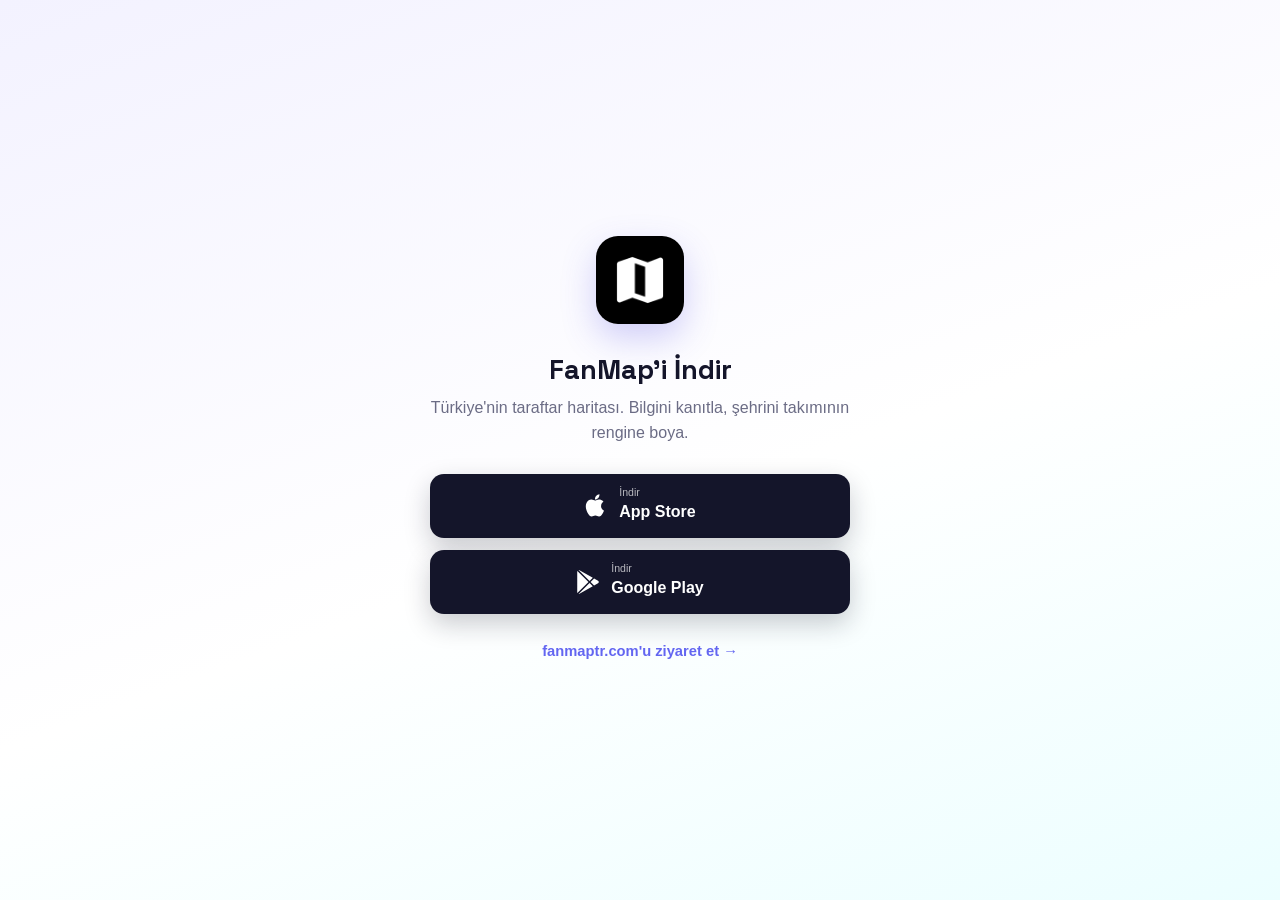
<file: indir/index.html>
<!DOCTYPE html>
<html lang="tr">
<head>
    <meta charset="UTF-8">
    <meta name="viewport" content="width=device-width, initial-scale=1.0">
    <title>FanMap'i İndir</title>
    <!--
      Reklam / paylaşım bağlantısı: https://fanmaptr.com/indir
      Telefonu tanıyıp kendi mağazasına gönderiyor (iPhone/iPad → App Store,
      Android → Google Play). Masaüstünde ya da tanınmayan cihazda iki düğme kalıyor.

      🔴 Mağaza adresi BURADA YOK — `stores.js`'ten okunuyor (tek kaynak kuralı).

      Kampanya ölçümü: bağlantıya `?utm_source=instagram&utm_campaign=<ad>` eklenirse
      bu değerler Play'e `referrer` olarak geçiyor → Play Console › Kullanıcı edinme
      raporunda kaynak olarak görünüyor. App Store tarafı bunu okumuyor.

      Arama motoru dizinine girmesin: ana sayfanın kopyası değil, geçiş sayfası.
    -->
    <meta name="robots" content="noindex">
    <meta name="description" content="FanMap'i App Store veya Google Play'den indir.">
    <meta property="og:title" content="FanMap'i İndir — Türkiye'nin Taraftar Haritası">
    <meta property="og:description" content="Gerçek zamanlı XOX & 321 düelloları, futbol quizleri ve 81 ilde taraftar haritası.">
    <meta property="og:type" content="website">
    <meta property="og:image" content="https://fanmaptr.com/icon-512.png">
    <meta property="og:image:width" content="512">
    <meta property="og:image:height" content="512">
    <meta property="og:url" content="https://fanmaptr.com/indir/">
    <meta property="og:site_name" content="FanMap">
    <meta property="og:locale" content="tr_TR">
    <meta name="twitter:card" content="summary">
    <meta name="theme-color" content="#6366f1">
    <link rel="icon" type="image/png" href="/favicon-32.png" sizes="32x32">
    <link rel="apple-touch-icon" href="/apple-touch-icon.png">
    <link rel="stylesheet" href="/fonts/space-grotesk.css">
    <style>
        * { margin: 0; padding: 0; box-sizing: border-box; }
        :root {
            --ink:    #14152a;
            --muted:  #6b6c85;
            --line:   #e9e8f5;
            --indigo: #6366f1;
            --font: 'Space Grotesk', -apple-system, BlinkMacSystemFont, 'Segoe UI', Roboto, sans-serif;
            --body: -apple-system, BlinkMacSystemFont, 'Segoe UI', Roboto, sans-serif;
        }
        body {
            min-height: 100vh; display: flex; align-items: center; justify-content: center;
            padding: 24px 16px; text-align: center;
            font-family: var(--body); color: var(--ink); line-height: 1.6;
            background: linear-gradient(160deg, #f3f2ff 0%, #ffffff 55%, #ecfeff 100%);
            -webkit-font-smoothing: antialiased;
        }
        main { max-width: 420px; width: 100%; }
        .logo { width: 88px; height: 88px; border-radius: 22px; box-shadow: 0 14px 34px rgba(80,70,229,.25); }
        h1 { font-family: var(--font); font-size: 1.7rem; line-height: 1.2; margin: 22px 0 8px; }
        p { color: var(--muted); }
        .stores { display: flex; flex-direction: column; gap: 12px; margin-top: 28px; }
        .store {
            display: inline-flex; align-items: center; justify-content: center; gap: 11px;
            padding: 13px 22px; border-radius: 14px; text-decoration: none;
            background: var(--ink); color: #fff; font-weight: 600;
            box-shadow: 0 10px 26px rgba(20,21,42,.22);
        }
        .store svg { width: 24px; height: 24px; }
        .store span { text-align: left; }
        .store small { display: block; font-size: .66rem; opacity: .7; font-weight: 500; line-height: 1; margin-bottom: 2px; }
        .store b { font-size: 1rem; font-weight: 700; }
        .store[hidden] { display: none; }
        .home { display: inline-block; margin-top: 26px; color: var(--indigo); font-weight: 600; text-decoration: none; font-size: .92rem; }
    </style>
</head>
<body>
<main>
    <img class="logo" src="/icon-192.png" alt="FanMap" width="88" height="88">
    <h1 id="baslik">FanMap'i İndir</h1>
    <p id="alt">Türkiye'nin taraftar haritası. Bilgini kanıtla, şehrini takımının rengine boya.</p>

    <div class="stores">
        <a class="store" id="ios" hidden>
            <svg viewBox="0 0 24 24" fill="currentColor"><path d="M17.05 12.04c-.03-2.83 2.31-4.19 2.42-4.25-1.32-1.93-3.38-2.2-4.11-2.23-1.75-.18-3.41 1.03-4.29 1.03-.88 0-2.25-1.01-3.7-.98-1.9.03-3.66 1.11-4.64 2.81-1.98 3.43-.51 8.5 1.42 11.28.94 1.36 2.06 2.89 3.53 2.83 1.42-.06 1.96-.92 3.67-.92 1.71 0 2.2.92 3.7.89 1.53-.03 2.5-1.39 3.43-2.76 1.08-1.58 1.53-3.11 1.55-3.19-.03-.02-2.98-1.14-3.01-4.53zM14.28 3.9c.78-.94 1.3-2.26 1.16-3.57-1.12.05-2.48.75-3.28 1.69-.72.83-1.35 2.16-1.18 3.43 1.25.1 2.52-.63 3.3-1.55z"/></svg>
            <span><small>İndir</small><b>App Store</b></span>
        </a>
        <a class="store" id="android" hidden>
            <svg viewBox="0 0 24 24" fill="currentColor"><path d="M22.018 13.298l-3.919 2.218-3.515-3.493 3.543-3.521 3.891 2.202a1.49 1.49 0 0 1 0 2.594zM1.337.924a1.486 1.486 0 0 0-.112.568v21.017c0 .217.045.419.124.6l11.155-11.087L1.337.924zm12.207 10.065l3.258-3.238L3.45.195a1.466 1.466 0 0 0-.946-.179l11.04 10.973zm0 2.067l-11 10.933c.298.036.612-.016.906-.183l13.324-7.54-3.23-3.21z"/></svg>
            <span><small>İndir</small><b>Google Play</b></span>
        </a>
    </div>

    <a class="home" href="/">fanmaptr.com'u ziyaret et →</a>
</main>

<script src="/stores.js"></script>
<script>
(function () {
    var S = window.FANMAP_STORES || {};
    var ua = navigator.userAgent || '';
    // 404.html ile aynı algılama: iPadOS 13+ kendini "Macintosh" diye tanıtıyor,
    // dokunmatik nokta sayısı ayırıyor.
    var isIOS = /iPad|iPhone|iPod/.test(ua) ||
                (/Macintosh/.test(ua) && (navigator.maxTouchPoints || 0) > 1);
    var isAndroid = /Android/.test(ua);

    // utm_* → Play `referrer`. İç değerler bir kez, bütün dize bir kez daha
    // kodlanıyor: Play referrer'ı tek parametre olarak alıp kendisi çözüyor.
    var play = S.android || '';
    if (play) {
        var q = location.search.replace(/^\?/, '').split('&'), ref = [];
        for (var i = 0; i < q.length; i++) {
            if (/^utm_(source|medium|campaign|content|term)=./.test(q[i])) ref.push(q[i]);
        }
        if (ref.length) play += '&referrer=' + encodeURIComponent(ref.join('&'));
    }

    var hedef = isIOS ? S.ios : (isAndroid ? play : '');

    var ios = document.getElementById('ios');
    var android = document.getElementById('android');
    if (S.ios) ios.href = S.ios;
    if (play) android.href = play;
    // Telefonda yalnız kendi mağazası; masaüstünde ikisi de.
    ios.hidden = !S.ios || isAndroid;
    android.hidden = !play || isIOS;

    if (hedef) {
        document.getElementById('baslik').textContent = 'Mağazaya yönlendiriliyorsun…';
        document.getElementById('alt').textContent = 'Açılmazsa aşağıdaki düğmeye dokun.';
        // replace: geri tuşu bu sayfaya dönüp kullanıcıyı yeniden mağazaya atmasın.
        location.replace(hedef);
    }
})();
</script>
</body>
</html>
</file>
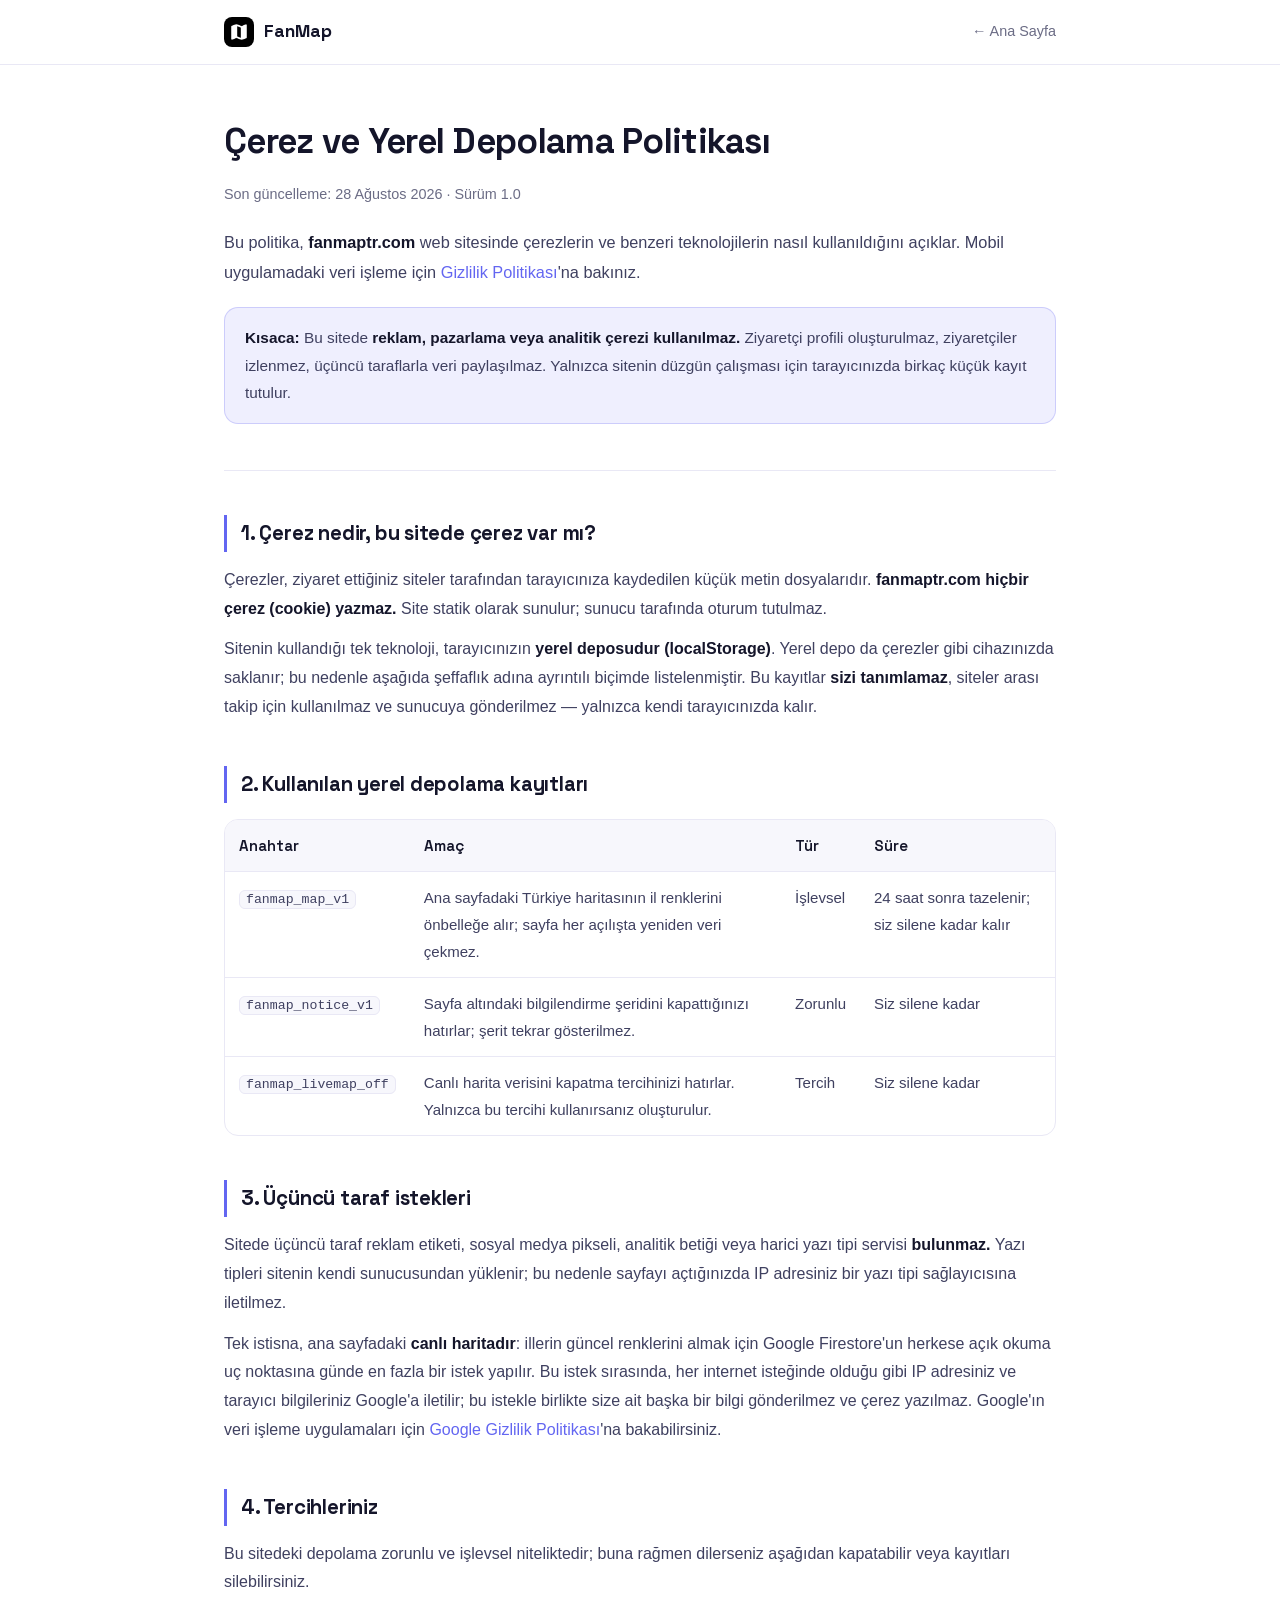
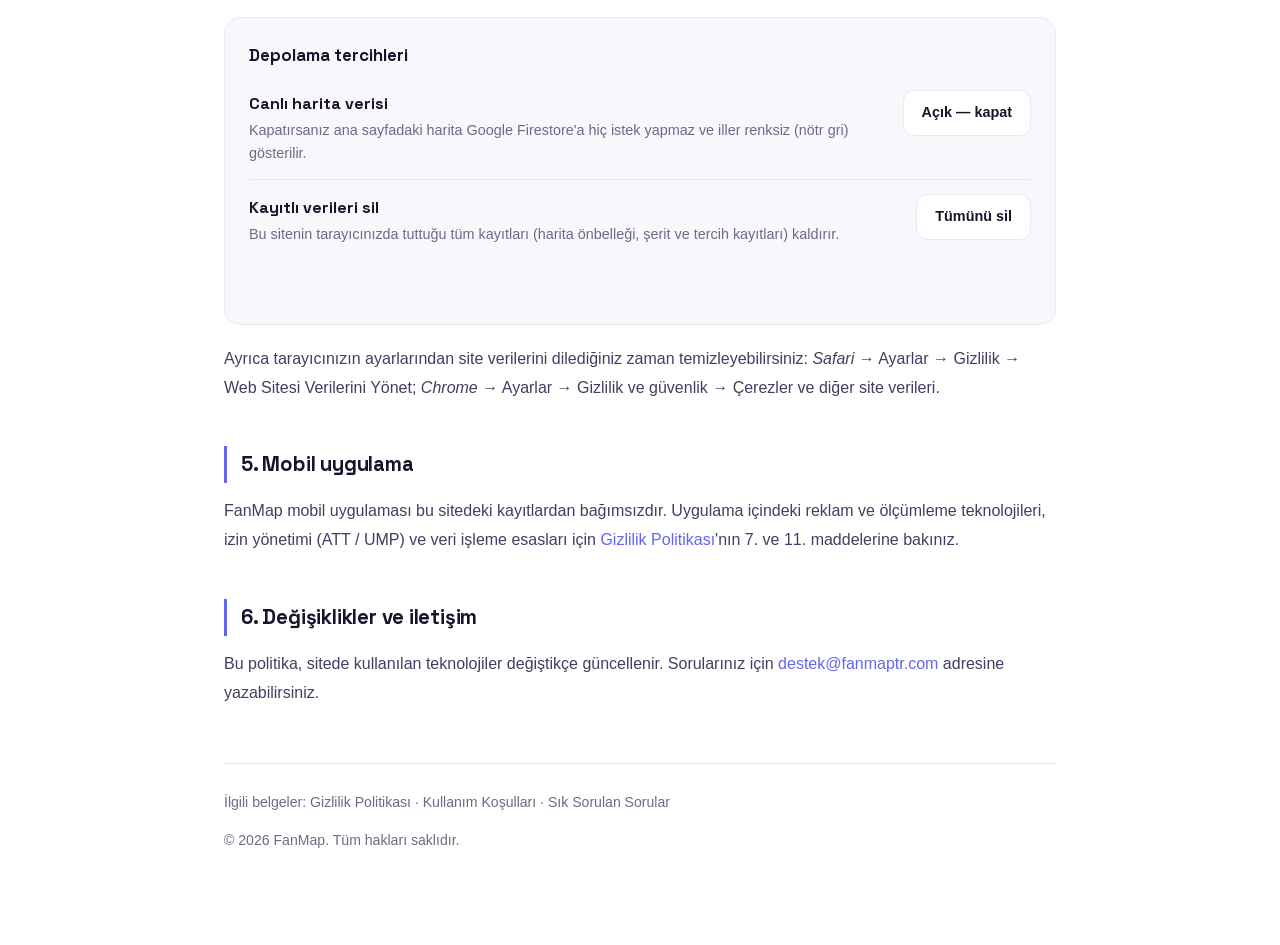
<file: cookie-policy.html>
<!DOCTYPE html>
<html lang="tr">
<head>
    <meta charset="UTF-8">
    <meta name="viewport" content="width=device-width, initial-scale=1.0">
    <title>Çerez Politikası - FanMap</title>
    <meta name="description" content="FanMap web sitesinin çerez ve yerel depolama politikası; kullanılan anahtarlar, süreler ve tercih yönetimi.">
    <link rel="icon" type="image/png" href="favicon-32.png" sizes="32x32">
    <link rel="icon" type="image/png" href="favicon-16.png" sizes="16x16">
    <link rel="apple-touch-icon" href="apple-touch-icon.png">
    <meta name="theme-color" content="#6366f1">
    <link rel="canonical" href="https://fanmaptr.com/cookie-policy.html">
    <meta property="og:title" content="Çerez Politikası — FanMap">
    <meta property="og:description" content="fanmaptr.com çerez ve yerel depolama politikası; kullanılan anahtarlar ve tercih yönetimi.">
    <meta property="og:type" content="article">
    <meta property="og:url" content="https://fanmaptr.com/cookie-policy.html">
    <meta property="og:image" content="https://fanmaptr.com/icon-512.png">
    <meta property="og:site_name" content="FanMap">
    <meta property="og:locale" content="tr_TR">
    <meta name="twitter:card" content="summary">
    <meta name="twitter:title" content="Çerez Politikası — FanMap">
    <meta name="twitter:description" content="fanmaptr.com çerez ve yerel depolama politikası; kullanılan anahtarlar ve tercih yönetimi.">
    <meta name="twitter:image" content="https://fanmaptr.com/icon-512.png">
    <link rel="stylesheet" href="fonts/space-grotesk.css">
    <style>
        * { margin: 0; padding: 0; box-sizing: border-box; }
        :root {
            --ink: #14152a; --ink-soft: #3f4060; --muted: #6b6c85;
            --bg: #ffffff; --bg-soft: #f7f7fc; --line: #e9e8f5;
            --accent: #6366f1; --accent-soft: rgba(99,102,241,.1);
            --ok: #16a34a; --danger: #e11d48;
            --font: 'Space Grotesk', -apple-system, BlinkMacSystemFont, 'Segoe UI', Roboto, sans-serif;
            --body: -apple-system, BlinkMacSystemFont, 'Segoe UI', Roboto, sans-serif;
        }
        html { scroll-behavior: smooth; }
        body {
            font-family: var(--body); background: var(--bg); color: var(--ink-soft);
            line-height: 1.8; -webkit-font-smoothing: antialiased;
        }
        .topbar {
            position: sticky; top: 0; z-index: 10;
            background: rgba(255,255,255,.85); backdrop-filter: saturate(180%) blur(12px);
            border-bottom: 1px solid var(--line);
        }
        .topbar-in { max-width: 880px; margin: 0 auto; padding: 0 24px; height: 64px; display: flex; align-items: center; justify-content: space-between; }
        .brand { display: flex; align-items: center; gap: 10px; font-family: var(--font); font-weight: 700; color: var(--ink); text-decoration: none; font-size: 1.1rem; }
        .brand img { width: 30px; height: 30px; border-radius: 8px; }
        .topbar .home { color: var(--muted); text-decoration: none; font-size: .9rem; font-weight: 500; }
        .topbar .home:hover { color: var(--accent); }
        .container { max-width: 880px; margin: 0 auto; padding: 44px 24px 80px; }
        .doc-head { border-bottom: 1px solid var(--line); padding-bottom: 26px; margin-bottom: 10px; }
        h1 { font-family: var(--font); font-size: clamp(1.7rem, 4vw, 2.2rem); color: var(--ink); letter-spacing: -0.02em; margin-bottom: 10px; }
        .date { color: var(--muted); font-size: 0.9rem; }
        .lead { color: var(--ink-soft); margin-top: 20px; font-size: 1.02rem; }
        h2 {
            font-family: var(--font); color: var(--ink); font-size: 1.28rem; letter-spacing: -0.01em;
            margin-top: 44px; margin-bottom: 14px; padding-left: 14px; border-left: 3px solid var(--accent);
            scroll-margin-top: 84px;
        }
        p, li { margin-bottom: 12px; }
        ul, ol { padding-left: 24px; margin-bottom: 12px; }
        li { padding-left: 4px; }
        strong { color: var(--ink); }
        code { font-family: ui-monospace, SFMono-Regular, Menlo, monospace; font-size: .88em; background: var(--bg-soft); border: 1px solid var(--line); border-radius: 6px; padding: 1px 6px; }
        a { color: var(--accent); text-decoration: none; font-weight: 500; }
        a:hover { text-decoration: underline; }
        .note {
            background: var(--accent-soft); border: 1px solid rgba(99,102,241,.25);
            border-radius: 14px; padding: 16px 20px; margin: 20px 0; font-size: 0.96rem;
        }
        .note :last-child { margin-bottom: 0; }
        .table-wrap { overflow-x: auto; border: 1px solid var(--line); border-radius: 14px; margin: 16px 0; }
        table { width: 100%; border-collapse: collapse; font-size: 0.94rem; min-width: 520px; }
        th, td { text-align: left; padding: 12px 14px; border-bottom: 1px solid var(--line); vertical-align: top; }
        tr:last-child td { border-bottom: none; }
        th { color: var(--ink); font-weight: 600; font-family: var(--font); background: var(--bg-soft); }
        .prefs { background: var(--bg-soft); border: 1px solid var(--line); border-radius: 16px; padding: 22px 24px; margin: 20px 0; }
        .prefs h3 { font-family: var(--font); color: var(--ink); font-size: 1.05rem; margin-bottom: 6px; }
        .pref-row { display: flex; gap: 16px; align-items: flex-start; justify-content: space-between; flex-wrap: wrap; padding: 14px 0; border-top: 1px solid var(--line); }
        .pref-row:first-of-type { border-top: 0; }
        .pref-row .txt { flex: 1 1 320px; }
        .pref-row .txt b { color: var(--ink); font-family: var(--font); }
        .pref-row .txt span { display: block; font-size: .9rem; color: var(--muted); line-height: 1.6; }
        .btn {
            border: 1px solid var(--line); background: #fff; color: var(--ink);
            font: inherit; font-weight: 600; font-size: .9rem; cursor: pointer;
            padding: 9px 18px; border-radius: 11px; white-space: nowrap;
            transition: background .18s, color .18s, border-color .18s;
        }
        .btn:hover { border-color: var(--accent); color: var(--accent); }
        .btn[aria-pressed="true"] { background: var(--ink); color: #fff; border-color: var(--ink); }
        .status { font-size: .88rem; color: var(--ok); font-weight: 600; min-height: 1.4em; margin-top: 10px; }
        footer { border-top: 1px solid var(--line); margin-top: 56px; padding-top: 26px; color: var(--muted); font-size: 0.88rem; }
        footer a { color: var(--muted); }
        footer a:hover { color: var(--accent); }

        /* Erişilebilirlik: klavye odağı her zaman görünür olmalı. */
        a:focus-visible, button:focus-visible, summary:focus-visible {
            outline: 3px solid var(--accent); outline-offset: 3px; border-radius: 6px;
        }
        /* Hareket azaltma tercihi: yumuşak kaydırma ve geçişler kapanır. */
        @media (prefers-reduced-motion: reduce) {
            html { scroll-behavior: auto; }
            *, *::before, *::after {
                animation-duration: .001ms !important; animation-iteration-count: 1 !important;
                transition-duration: .001ms !important; scroll-behavior: auto !important;
            }
        }

        /* 320 px'e kadar taşma güvenliği: uzun e-posta/URL satırı kutuyu kırmasın. */
        p, li, td, th, dd { overflow-wrap: break-word; }
    </style>
</head>
<body>
    <div class="topbar">
        <div class="topbar-in">
            <a href="index.html" class="brand"><img src="icon-192.png" alt="FanMap" width="30" height="30"> FanMap</a>
            <a href="index.html" class="home">← Ana Sayfa</a>
        </div>
    </div>

    <div class="container">
        <div class="doc-head">
            <h1>Çerez ve Yerel Depolama Politikası</h1>
            <p class="date">Son güncelleme: 28 Ağustos 2026 · Sürüm 1.0</p>
            <p class="lead">
                Bu politika, <strong>fanmaptr.com</strong> web sitesinde çerezlerin ve benzeri
                teknolojilerin nasıl kullanıldığını açıklar. Mobil uygulamadaki veri işleme
                için <a href="privacy-policy.html">Gizlilik Politikası</a>'na bakınız.
            </p>
            <div class="note">
                <p>
                    <strong>Kısaca:</strong> Bu sitede <strong>reklam, pazarlama veya analitik
                    çerezi kullanılmaz.</strong> Ziyaretçi profili oluşturulmaz, ziyaretçiler
                    izlenmez, üçüncü taraflarla veri paylaşılmaz. Yalnızca sitenin düzgün
                    çalışması için tarayıcınızda birkaç küçük kayıt tutulur.
                </p>
            </div>
        </div>

        <h2 id="c1">1. Çerez nedir, bu sitede çerez var mı?</h2>
        <p>
            Çerezler, ziyaret ettiğiniz siteler tarafından tarayıcınıza kaydedilen küçük metin
            dosyalarıdır. <strong>fanmaptr.com hiçbir çerez (cookie) yazmaz.</strong> Site
            statik olarak sunulur; sunucu tarafında oturum tutulmaz.
        </p>
        <p>
            Sitenin kullandığı tek teknoloji, tarayıcınızın <strong>yerel deposudur
            (localStorage)</strong>. Yerel depo da çerezler gibi cihazınızda saklanır; bu
            nedenle aşağıda şeffaflık adına ayrıntılı biçimde listelenmiştir. Bu kayıtlar
            <strong>sizi tanımlamaz</strong>, siteler arası takip için kullanılmaz ve
            sunucuya gönderilmez — yalnızca kendi tarayıcınızda kalır.
        </p>

        <h2 id="c2">2. Kullanılan yerel depolama kayıtları</h2>
        <div class="table-wrap">
            <table>
                <tr><th>Anahtar</th><th>Amaç</th><th>Tür</th><th>Süre</th></tr>
                <tr>
                    <td><code>fanmap_map_v1</code></td>
                    <td>Ana sayfadaki Türkiye haritasının il renklerini önbelleğe alır; sayfa her açılışta yeniden veri çekmez.</td>
                    <td>İşlevsel</td>
                    <td>24 saat sonra tazelenir; siz silene kadar kalır</td>
                </tr>
                <tr>
                    <td><code>fanmap_notice_v1</code></td>
                    <td>Sayfa altındaki bilgilendirme şeridini kapattığınızı hatırlar; şerit tekrar gösterilmez.</td>
                    <td>Zorunlu</td>
                    <td>Siz silene kadar</td>
                </tr>
                <tr>
                    <td><code>fanmap_livemap_off</code></td>
                    <td>Canlı harita verisini kapatma tercihinizi hatırlar. Yalnızca bu tercihi kullanırsanız oluşturulur.</td>
                    <td>Tercih</td>
                    <td>Siz silene kadar</td>
                </tr>
            </table>
        </div>

        <h2 id="c3">3. Üçüncü taraf istekleri</h2>
        <p>
            Sitede üçüncü taraf reklam etiketi, sosyal medya pikseli, analitik betiği veya
            harici yazı tipi servisi <strong>bulunmaz.</strong> Yazı tipleri sitenin kendi
            sunucusundan yüklenir; bu nedenle sayfayı açtığınızda IP adresiniz bir yazı tipi
            sağlayıcısına iletilmez.
        </p>
        <p>
            Tek istisna, ana sayfadaki <strong>canlı haritadır</strong>: illerin güncel
            renklerini almak için Google Firestore'un herkese açık okuma uç noktasına
            günde en fazla bir istek yapılır. Bu istek sırasında, her internet isteğinde
            olduğu gibi IP adresiniz ve tarayıcı bilgileriniz Google'a iletilir; bu istekle
            birlikte size ait başka bir bilgi gönderilmez ve çerez yazılmaz. Google'ın veri
            işleme uygulamaları için
            <a href="https://policies.google.com/privacy" target="_blank" rel="noopener noreferrer">Google Gizlilik Politikası</a>'na
            bakabilirsiniz.
        </p>

        <h2 id="c4">4. Tercihleriniz</h2>
        <p>
            Bu sitedeki depolama zorunlu ve işlevsel niteliktedir; buna rağmen dilerseniz
            aşağıdan kapatabilir veya kayıtları silebilirsiniz.
        </p>

        <div class="prefs">
            <h3>Depolama tercihleri</h3>
            <div class="pref-row">
                <div class="txt">
                    <b>Canlı harita verisi</b>
                    <span>Kapatırsanız ana sayfadaki harita Google Firestore'a hiç istek yapmaz ve iller renksiz (nötr gri) gösterilir.</span>
                </div>
                <button class="btn" type="button" id="liveMapBtn" aria-pressed="false">Yükleniyor…</button>
            </div>
            <div class="pref-row">
                <div class="txt">
                    <b>Kayıtlı verileri sil</b>
                    <span>Bu sitenin tarayıcınızda tuttuğu tüm kayıtları (harita önbelleği, şerit ve tercih kayıtları) kaldırır.</span>
                </div>
                <button class="btn" type="button" id="clearBtn">Tümünü sil</button>
            </div>
            <p class="status" id="prefStatus" role="status" aria-live="polite"></p>
        </div>

        <p>
            Ayrıca tarayıcınızın ayarlarından site verilerini dilediğiniz zaman
            temizleyebilirsiniz: <em>Safari</em> → Ayarlar → Gizlilik → Web Sitesi Verilerini
            Yönet; <em>Chrome</em> → Ayarlar → Gizlilik ve güvenlik → Çerezler ve diğer site
            verileri.
        </p>

        <h2 id="c5">5. Mobil uygulama</h2>
        <p>
            FanMap mobil uygulaması bu sitedeki kayıtlardan bağımsızdır. Uygulama içindeki
            reklam ve ölçümleme teknolojileri, izin yönetimi (ATT / UMP) ve veri işleme
            esasları için <a href="privacy-policy.html">Gizlilik Politikası</a>'nın
            7. ve 11. maddelerine bakınız.
        </p>

        <h2 id="c6">6. Değişiklikler ve iletişim</h2>
        <p>
            Bu politika, sitede kullanılan teknolojiler değiştikçe güncellenir. Sorularınız
            için <a href="mailto:destek@fanmaptr.com">destek@fanmaptr.com</a> adresine
            yazabilirsiniz.
        </p>

        <footer>
            <p>
                İlgili belgeler:
                <a href="privacy-policy.html">Gizlilik Politikası</a> ·
                <a href="terms-of-service.html">Kullanım Koşulları</a> ·
                <a href="faq.html">Sık Sorulan Sorular</a>
            </p>
            <p style="margin-top:10px;">&copy; 2026 FanMap. Tüm hakları saklıdır.</p>
        </footer>
    </div>

    <script>
    (function () {
        'use strict';
        var OFF = 'fanmap_livemap_off';
        var KEYS = ['fanmap_map_v1', 'fanmap_notice_v1', OFF];
        var btn = document.getElementById('liveMapBtn');
        var clearBtn = document.getElementById('clearBtn');
        var status = document.getElementById('prefStatus');

        function get(k) { try { return localStorage.getItem(k); } catch (e) { return null; } }
        function set(k, v) { try { localStorage.setItem(k, v); } catch (e) {} }
        function del(k) { try { localStorage.removeItem(k); } catch (e) {} }

        function render() {
            var off = !!get(OFF);
            // aria-pressed = "canlı harita açık mı" değil, "kapalı mı" bilgisini taşır;
            // butonun metni de o an yapılacak eylemi değil, mevcut durumu söyler.
            btn.setAttribute('aria-pressed', off ? 'true' : 'false');
            btn.textContent = off ? 'Kapalı — aç' : 'Açık — kapat';
        }

        function say(msg) {
            status.textContent = msg;
            setTimeout(function () { if (status.textContent === msg) status.textContent = ''; }, 4000);
        }

        btn.addEventListener('click', function () {
            if (get(OFF)) { del(OFF); say('Canlı harita açıldı.'); }
            else { set(OFF, '1'); del('fanmap_map_v1'); say('Canlı harita kapatıldı ve önbellek silindi.'); }
            render();
        });

        clearBtn.addEventListener('click', function () {
            KEYS.forEach(del);
            render();
            say('Tüm kayıtlar silindi.');
        });

        render();
    })();
    </script>
    <script src="site-notice.js" defer></script>
</body>
</html>
</file>
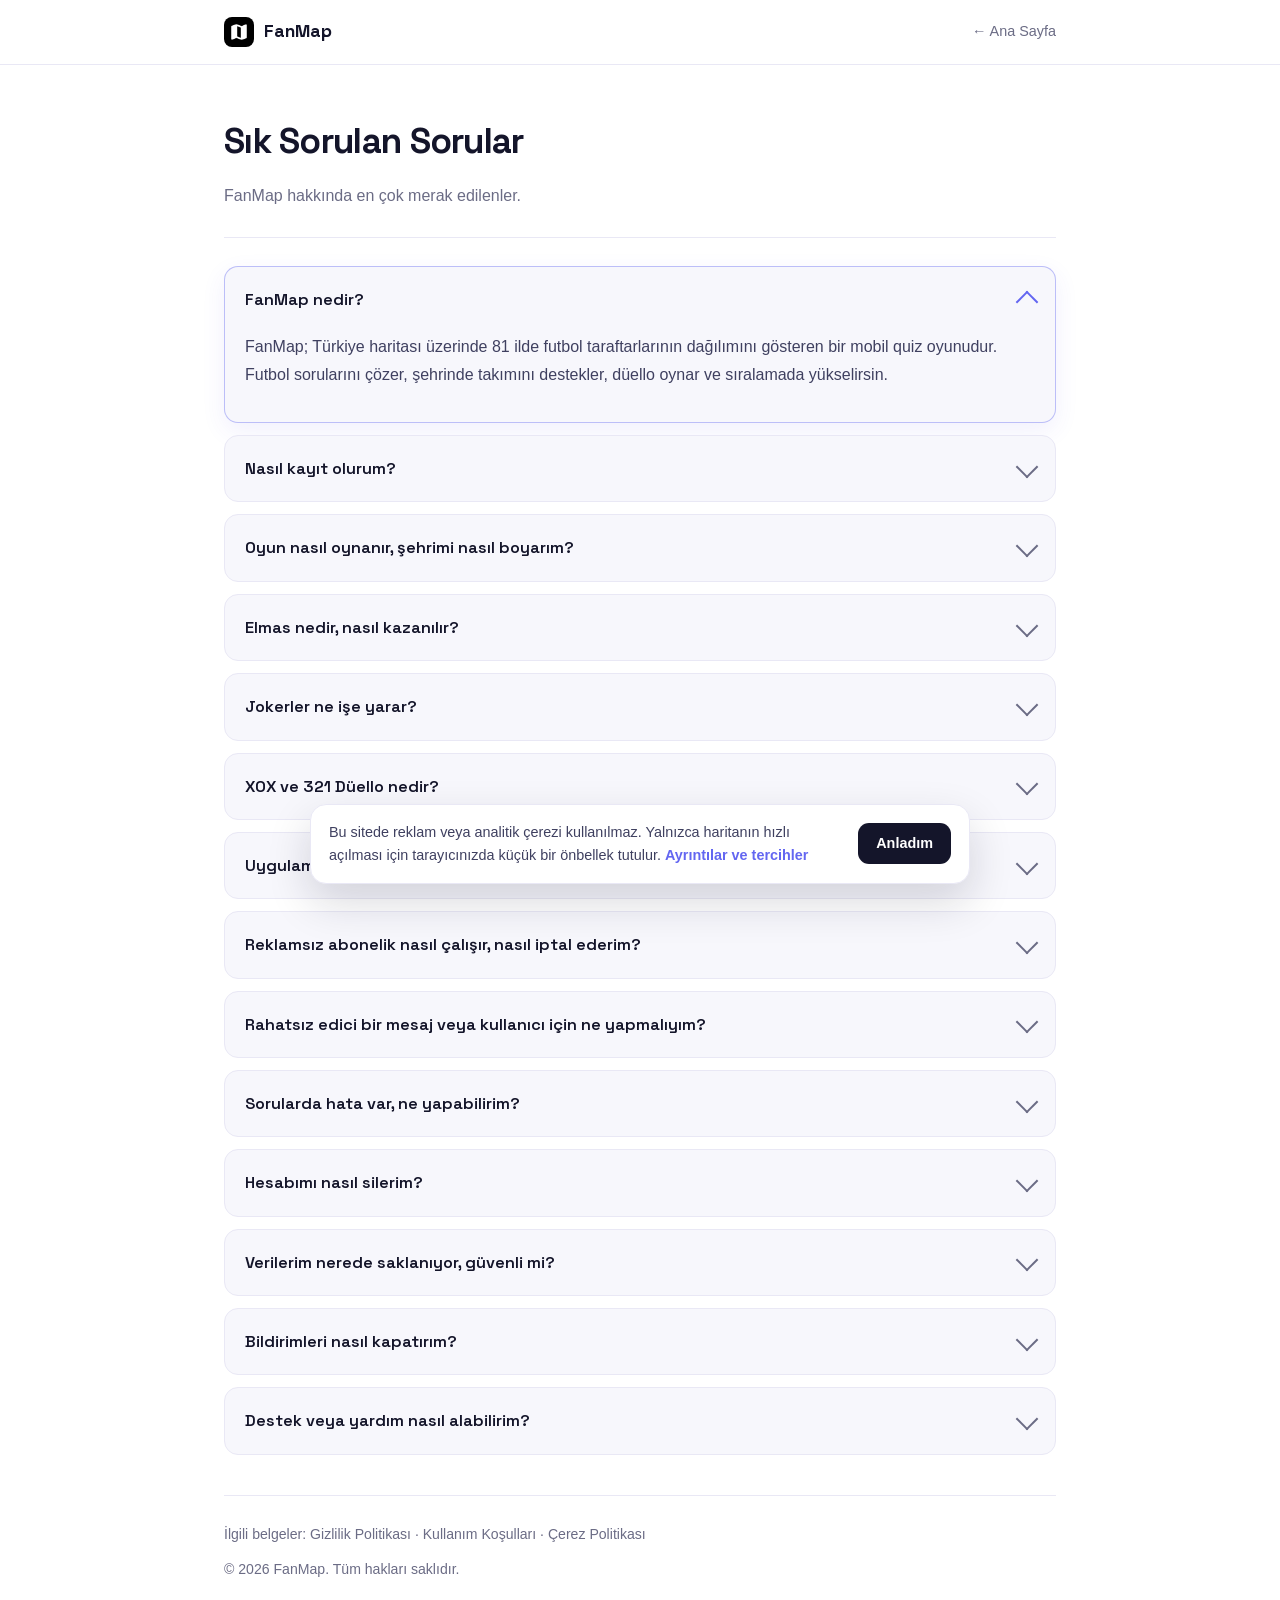
<file: faq.html>
<!DOCTYPE html>
<html lang="tr">
<head>
    <meta charset="UTF-8">
    <meta name="viewport" content="width=device-width, initial-scale=1.0">
    <title>Sık Sorulan Sorular - FanMap</title>
    <meta name="description" content="FanMap hakkında sık sorulan sorular: oyun, elmas, jokerler, hesap silme ve daha fazlası.">
    <link rel="icon" type="image/png" href="favicon-32.png" sizes="32x32">
    <link rel="icon" type="image/png" href="favicon-16.png" sizes="16x16">
    <link rel="apple-touch-icon" href="apple-touch-icon.png">
    <meta name="theme-color" content="#6366f1">
    <link rel="canonical" href="https://fanmaptr.com/faq.html">
    <meta property="og:title" content="Sık Sorulan Sorular — FanMap">
    <meta property="og:description" content="FanMap hakkında en çok merak edilenler: kayıt, oyun, elmas, abonelik, şikayet ve hesap silme.">
    <meta property="og:type" content="article">
    <meta property="og:url" content="https://fanmaptr.com/faq.html">
    <meta property="og:image" content="https://fanmaptr.com/icon-512.png">
    <meta property="og:site_name" content="FanMap">
    <meta property="og:locale" content="tr_TR">
    <meta name="twitter:card" content="summary">
    <meta name="twitter:title" content="Sık Sorulan Sorular — FanMap">
    <meta name="twitter:description" content="FanMap hakkında en çok merak edilenler: kayıt, oyun, elmas, abonelik, şikayet ve hesap silme.">
    <meta name="twitter:image" content="https://fanmaptr.com/icon-512.png">
    <link rel="stylesheet" href="fonts/space-grotesk.css">
    <style>
        * { margin: 0; padding: 0; box-sizing: border-box; }
        :root {
            --ink: #14152a; --ink-soft: #3f4060; --muted: #6b6c85;
            --bg: #ffffff; --bg-soft: #f7f7fc; --line: #e9e8f5;
            --accent: #6366f1; --accent-soft: rgba(99,102,241,.08);
            --danger: #e11d48;
            --font: 'Space Grotesk', -apple-system, BlinkMacSystemFont, 'Segoe UI', Roboto, sans-serif;
            --body: -apple-system, BlinkMacSystemFont, 'Segoe UI', Roboto, sans-serif;
        }
        html { scroll-behavior: smooth; }
        body {
            font-family: var(--body); background: var(--bg); color: var(--ink-soft);
            line-height: 1.8; -webkit-font-smoothing: antialiased;
        }
        .topbar {
            position: sticky; top: 0; z-index: 10;
            background: rgba(255,255,255,.85); backdrop-filter: saturate(180%) blur(12px);
            border-bottom: 1px solid var(--line);
        }
        .topbar-in { max-width: 880px; margin: 0 auto; padding: 0 24px; height: 64px; display: flex; align-items: center; justify-content: space-between; }
        .brand { display: flex; align-items: center; gap: 10px; font-family: var(--font); font-weight: 700; color: var(--ink); text-decoration: none; font-size: 1.1rem; }
        .brand img { width: 30px; height: 30px; border-radius: 8px; }
        .topbar .home { color: var(--muted); text-decoration: none; font-size: .9rem; font-weight: 500; }
        .topbar .home:hover { color: var(--accent); }
        .container { max-width: 880px; margin: 0 auto; padding: 44px 24px 80px; }
        .doc-head { border-bottom: 1px solid var(--line); padding-bottom: 26px; margin-bottom: 28px; }
        h1 { font-family: var(--font); font-size: clamp(1.7rem, 4vw, 2.2rem); color: var(--ink); letter-spacing: -0.02em; margin-bottom: 10px; }
        .doc-head p { color: var(--muted); }
        a { color: var(--accent); text-decoration: none; font-weight: 500; }
        a:hover { text-decoration: underline; }
        strong { color: var(--ink); }

        details {
            background: var(--bg-soft); border: 1px solid var(--line);
            border-radius: 14px; margin-bottom: 12px; overflow: hidden;
            transition: border-color .2s, box-shadow .2s;
        }
        details[open] { border-color: rgba(99,102,241,.4); box-shadow: 0 8px 24px rgba(80,70,229,.08); }
        summary {
            list-style: none; cursor: pointer;
            padding: 18px 20px; font-family: var(--font); font-size: 1.02rem; font-weight: 600;
            color: var(--ink); display: flex; align-items: center; justify-content: space-between; gap: 14px;
        }
        summary::-webkit-details-marker { display: none; }
        summary:hover { color: var(--accent); }
        summary .chev {
            flex-shrink: 0; width: 16px; height: 16px;
            border-right: 2px solid var(--muted); border-bottom: 2px solid var(--muted);
            transform: rotate(45deg); transition: transform .2s; margin-top: -4px;
        }
        details[open] summary .chev { transform: rotate(-135deg); margin-top: 4px; border-color: var(--accent); }
        .answer { padding: 0 20px 20px; color: var(--ink-soft); }
        .answer p { margin-bottom: 12px; }
        .answer ol, .answer ul { padding-left: 22px; margin-bottom: 12px; }
        .answer li { margin-bottom: 8px; }
        .warning {
            display: flex; gap: 10px; align-items: flex-start;
            background: rgba(225,29,72,.07); border: 1px solid rgba(225,29,72,.25);
            border-radius: 10px; padding: 12px 16px; margin-top: 14px;
            color: var(--danger); font-weight: 600;
        }
        footer { border-top: 1px solid var(--line); margin-top: 40px; padding-top: 26px; color: var(--muted); font-size: 0.88rem; }
        footer a { color: var(--muted); }
        footer a:hover { color: var(--accent); }

        /* Erişilebilirlik: klavye odağı her zaman görünür olmalı. */
        a:focus-visible, button:focus-visible, summary:focus-visible {
            outline: 3px solid var(--accent); outline-offset: 3px; border-radius: 6px;
        }
        /* Hareket azaltma tercihi: yumuşak kaydırma ve geçişler kapanır. */
        @media (prefers-reduced-motion: reduce) {
            html { scroll-behavior: auto; }
            *, *::before, *::after {
                animation-duration: .001ms !important; animation-iteration-count: 1 !important;
                transition-duration: .001ms !important; scroll-behavior: auto !important;
            }
        }

        /* 320 px'e kadar taşma güvenliği: uzun e-posta/URL satırı kutuyu kırmasın. */
        p, li, td, th, dd { overflow-wrap: break-word; }
    </style>
</head>
<body>
    <div class="topbar">
        <div class="topbar-in">
            <a href="index.html" class="brand"><img src="icon-192.png" alt="FanMap" width="30" height="30"> FanMap</a>
            <a href="index.html" class="home">← Ana Sayfa</a>
        </div>
    </div>

    <div class="container">
        <div class="doc-head">
            <h1>Sık Sorulan Sorular</h1>
            <p>FanMap hakkında en çok merak edilenler.</p>
        </div>

        <details open>
            <summary>FanMap nedir?<span class="chev"></span></summary>
            <div class="answer">
                <p>FanMap; Türkiye haritası üzerinde 81 ilde futbol taraftarlarının dağılımını gösteren bir mobil quiz oyunudur. Futbol sorularını çözer, şehrinde takımını destekler, düello oynar ve sıralamada yükselirsin.</p>
            </div>
        </details>

        <details>
            <summary>Nasıl kayıt olurum?<span class="chev"></span></summary>
            <div class="answer">
                <p>Uygulamaya Google veya Apple hesabınla giriş yaparak kayıt olabilirsin. Kayıt sırasında bir kullanıcı adı seçer, desteklediğin takımı ve şehri belirlersin.</p>
            </div>
        </details>

        <details>
            <summary>Oyun nasıl oynanır, şehrimi nasıl boyarım?<span class="chev"></span></summary>
            <div class="answer">
                <p>Futbol quizlerini doğru cevapladıkça puan ve elmas kazanırsın. Şehrindeki takımını destekleyerek ilini takımının rengine çevirmeye çalışırsın. Bir ildeki renk, o ilde en çok destek alan takıma göre belirlenir.</p>
            </div>
        </details>

        <details>
            <summary>Elmas nedir, nasıl kazanılır?<span class="chev"></span></summary>
            <div class="answer">
                <p>Elmas, oyun içi sanal para birimidir. Quiz çözerek, günlük giriş serini sürdürerek ve seviye atlayarak elmas kazanırsın. Elmaslarla joker, avatar ve benzeri öğeleri açabilirsin. Elmasların gerçek para değeri yoktur ve gerçek paraya çevrilemez.</p>
            </div>
        </details>

        <details>
            <summary>Jokerler ne işe yarar?<span class="chev"></span></summary>
            <div class="answer">
                <p>Jokerler zor sorularda avantaj sağlar: <strong>Yarı Yarıya</strong> şıkları azaltır, <strong>Çift Cevap</strong> iki deneme hakkı verir, <strong>Ekstra Süre</strong> ek zaman kazandırır. Jokerleri mağazadan elmasla satın alabilirsin.</p>
            </div>
        </details>

        <details>
            <summary>XOX ve 321 Düello nedir?<span class="chev"></span></summary>
            <div class="answer">
                <p>İkisi de gerçek zamanlı birebir düello modudur. Diğer taraftarlarla eşleşir, futbol bilgisi üzerine kapışırsın. Kazandıkça sıralamada yükselir, becerini kanıtlarsın.</p>
            </div>
        </details>

        <details>
            <summary>Uygulama ücretli mi?<span class="chev"></span></summary>
            <div class="answer">
                <p>FanMap'i indirmek ve oynamak ücretsizdir. Uygulama reklam içerir ve isteğe bağlı uygulama içi satın alımlar (örneğin elmas paketleri) sunar. Satın alım yapmak zorunlu değildir.</p>
            </div>
        </details>

        <details>
            <summary>Reklamsız abonelik nasıl çalışır, nasıl iptal ederim?<span class="chev"></span></summary>
            <div class="answer">
                <p><strong>FanMap Reklamsız</strong>, uygulamadaki banner ve geçiş reklamlarını kaldıran otomatik yenilenen bir aboneliktir. Haftalık, aylık ve yıllık seçenekleri vardır; güncel fiyatlar uygulama içindeki satın alma ekranında ve mağaza sayfasında gösterilir. Kendi isteğinle izlediğin ödüllü reklamlar (enerji, ek deneme hakkı, seri koruma) abonelikte de kullanılabilir kalır.</p>
                <p>Abonelik, dönem bitiminden en az 24 saat önce iptal edilmezse otomatik yenilenir ve ücret dönem bitiminden önceki 24 saat içinde tahsil edilir. İptal:</p>
                <ol>
                    <li><strong>iPhone / iPad:</strong> Ayarlar → [adın] → Abonelikler → FanMap → Aboneliği İptal Et.</li>
                    <li><strong>Android:</strong> Google Play → Profil → Ödemeler ve abonelikler → Abonelikler → FanMap → İptal et.</li>
                </ol>
                <p>İptal, içinde bulunduğun dönemin sonunda geçerli olur; kalan süre için kısmi iade yapılmaz. Ayrıntılar için <a href="terms-of-service.html#m12">Kullanım Koşulları'nın 12. maddesine</a> bakabilirsin.</p>
            </div>
        </details>

        <details id="sikayet-engelleme">
            <summary>Rahatsız edici bir mesaj veya kullanıcı için ne yapmalıyım?<span class="chev"></span></summary>
            <div class="answer">
                <p>FanMap'te rahatsız edici içeriğe <strong>sıfır tolerans</strong> uygulanır. İki yol var:</p>
                <ol>
                    <li><strong>Şikayet et:</strong> Grup sohbetinde ilgili mesajın yanındaki “Şikayet Et” seçeneğini kullan. Bildirimin bize içerik, gönderen ve zaman bilgisiyle ulaşır.</li>
                    <li><strong>Engelle:</strong> Kullanıcıyı engellediğinde mesajları akışından anında kaybolur, arkadaşlık ve düello davetleri durur. Engeli dilediğin zaman kaldırabilirsin.</li>
                </ol>
                <p>Bize ulaşan her şikayet <strong>en geç 24 saat içinde</strong> incelenir; kural ihlali tespit edilirse içerik kaldırılır ve ihlal eden hesap uyarılır, kısıtlanır veya kalıcı olarak kapatılır. Acil durumlarda <a href="mailto:destek@fanmaptr.com">destek@fanmaptr.com</a> adresine de yazabilirsin.</p>
            </div>
        </details>

        <details>
            <summary>Sorularda hata var, ne yapabilirim?<span class="chev"></span></summary>
            <div class="answer">
                <p>Sorular ve futbolcu verileri kamuya açık kaynaklardan derleniyor; hatalı veya güncel olmayan bilgi bulunabilir. Bir soruyu hatalı bulursan uygulama içindeki soru bildirme seçeneğiyle bize iletebilirsin — bildirimler düzenli olarak incelenip düzeltiliyor.</p>
                <p>Hatalı bir soru nedeniyle kaybedilen enerji, puan veya elmas için iade taahhüdümüz bulunmuyor; ayrıntılar <a href="terms-of-service.html#m9">Kullanım Koşulları'nın 9. maddesinde</a>.</p>
            </div>
        </details>

        <details id="hesap-silme">
            <summary>Hesabımı nasıl silerim?<span class="chev"></span></summary>
            <div class="answer">
                <p>Hesabını iki şekilde silebilirsin:</p>
                <ol>
                    <li><strong>Uygulama içinden:</strong> FanMap'i aç → Profil sayfana git → sayfanın altındaki “Hesabı Sil” seçeneğine dokun → onay ekranında “Hesabımı Sil” butonuna bas.</li>
                    <li><strong>E-posta ile:</strong> <a href="mailto:destek@fanmaptr.com">destek@fanmaptr.com</a> adresine hesap silme talebini iletebilirsin; talebin en geç 3 iş günü içinde işleme alınır.</li>
                </ol>
                <p>Hesabını sildiğinde şu veriler kalıcı olarak silinir: hesap bilgileri (e-posta, kullanıcı adı), profil ve avatar, desteklenen takım ve şehir bazlı destek geçmişi, quiz sonuçları ve sıralama puanları, elmas bakiyesi ve joker envanteri, düello geçmişi ve bildirim kayıtları.</p>
                <p>Uygulama içinden yapılan silme <strong>anında gerçekleşir</strong>; bekleme veya geri yükleme süresi yoktur. Grup sohbetine gönderdiğin mesajlar, sohbetin bütünlüğü için en fazla 30 gün daha görünmeye devam edebilir ve ardından otomatik silinir. Ayrıntılar için <a href="privacy-policy.html#g15">Gizlilik Politikası'nın 15. maddesine</a> bakabilirsin.</p>
                <p>Kötüye kullanımı önlemek için, hesabını sildikten sonra <strong>aynı e-posta adresiyle 10 gün boyunca yeniden kayıt olamazsın.</strong></p>
                <p>Aktif bir <strong>Reklamsız aboneliğin</strong> varsa, hesap silme aboneliği otomatik olarak iptal etmez; aboneliği ayrıca App Store veya Google Play hesabından iptal etmen gerekir.</p>
                <div class="warning">
                    <span>⚠️</span>
                    <span>Hesap silme işlemi anında yapılır ve <strong>geri alınamaz</strong>; tüm ilerlemen kalıcı olarak kaybolur.</span>
                </div>
            </div>
        </details>

        <details>
            <summary>Verilerim nerede saklanıyor, güvenli mi?<span class="chev"></span></summary>
            <div class="answer">
                <p>Verilerin Google Firebase altyapısında saklanır ve aktarımda şifreleme, erişim kontrolü gibi endüstri standardı güvenlik önlemleriyle korunur. Detaylar için <a href="privacy-policy.html">Gizlilik Politikası ve KVKK Aydınlatma Metni</a>'ni inceleyebilirsin.</p>
            </div>
        </details>

        <details>
            <summary>Bildirimleri nasıl kapatırım?<span class="chev"></span></summary>
            <div class="answer">
                <p>Uygulama içindeki Profil → Tercihler bölümünden “Bildirimler” seçeneğini kapatabilir veya cihazının ayarlarından FanMap bildirimlerini yönetebilirsin.</p>
            </div>
        </details>

        <details>
            <summary>Destek veya yardım nasıl alabilirim?<span class="chev"></span></summary>
            <div class="answer">
                <p>Her türlü soru, öneri ve talebin için <a href="mailto:destek@fanmaptr.com">destek@fanmaptr.com</a> adresinden bize ulaşabilir ya da uygulama içindeki destek kanalını kullanabilirsin.</p>
            </div>
        </details>

        <footer>
            <p>
                İlgili belgeler:
                <a href="privacy-policy.html">Gizlilik Politikası</a> ·
                <a href="terms-of-service.html">Kullanım Koşulları</a> ·
                <a href="cookie-policy.html">Çerez Politikası</a>
            </p>
            <p style="margin-top:10px;">&copy; 2026 FanMap. Tüm hakları saklıdır.</p>
        </footer>
    </div>
    <script src="site-notice.js" defer></script>
</body>
</html>
</file>
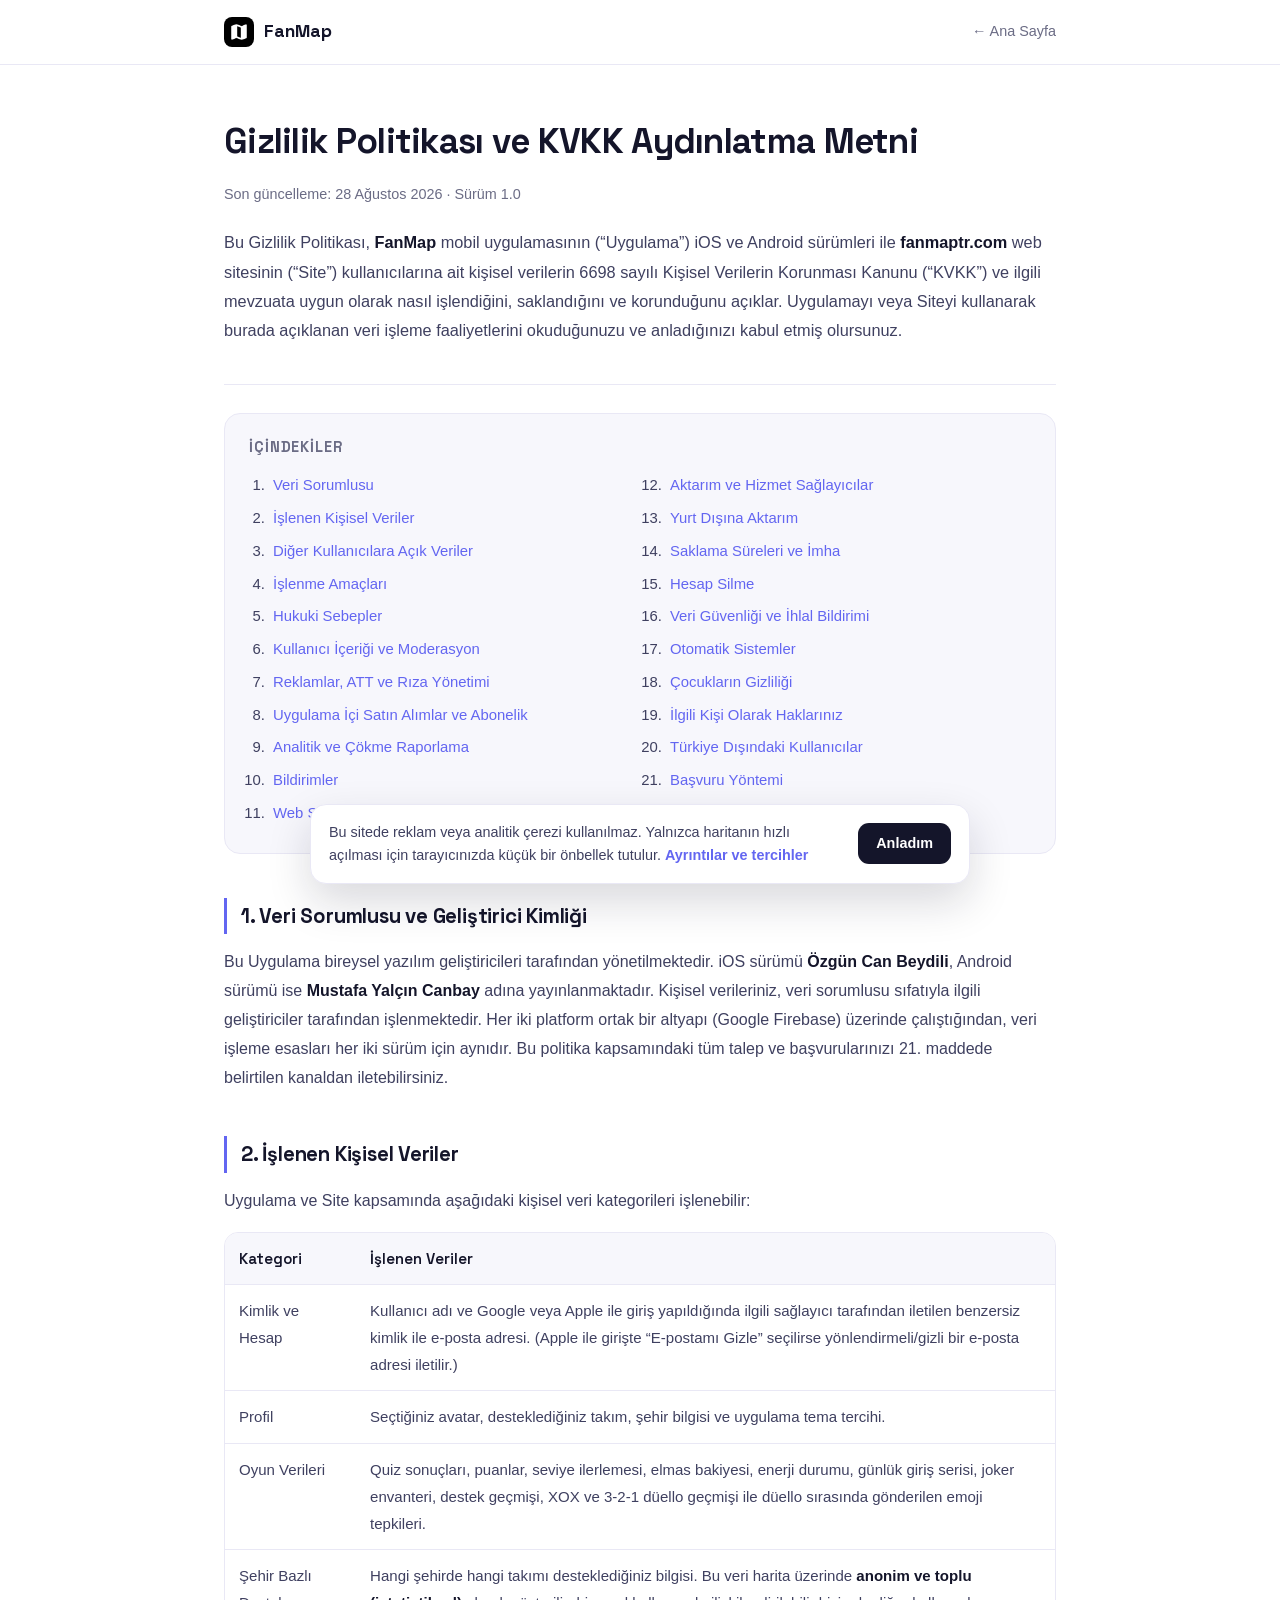
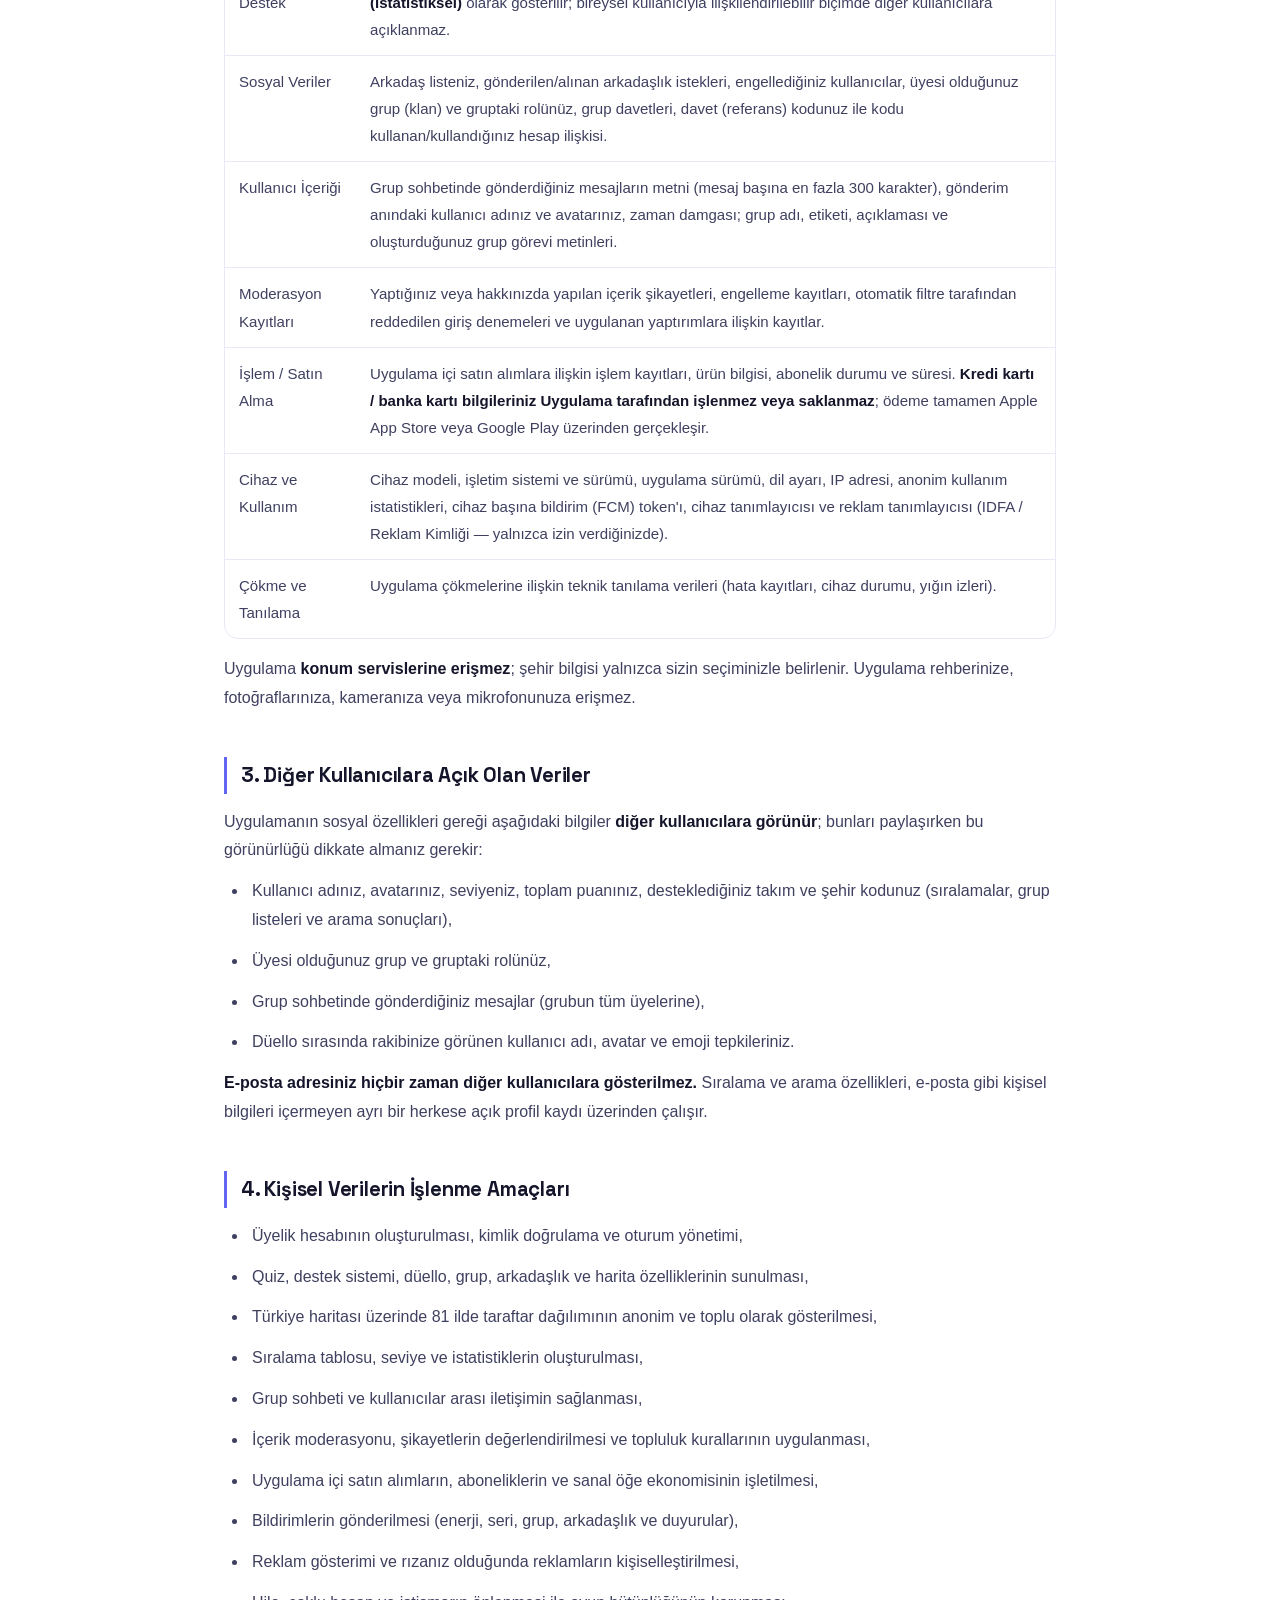
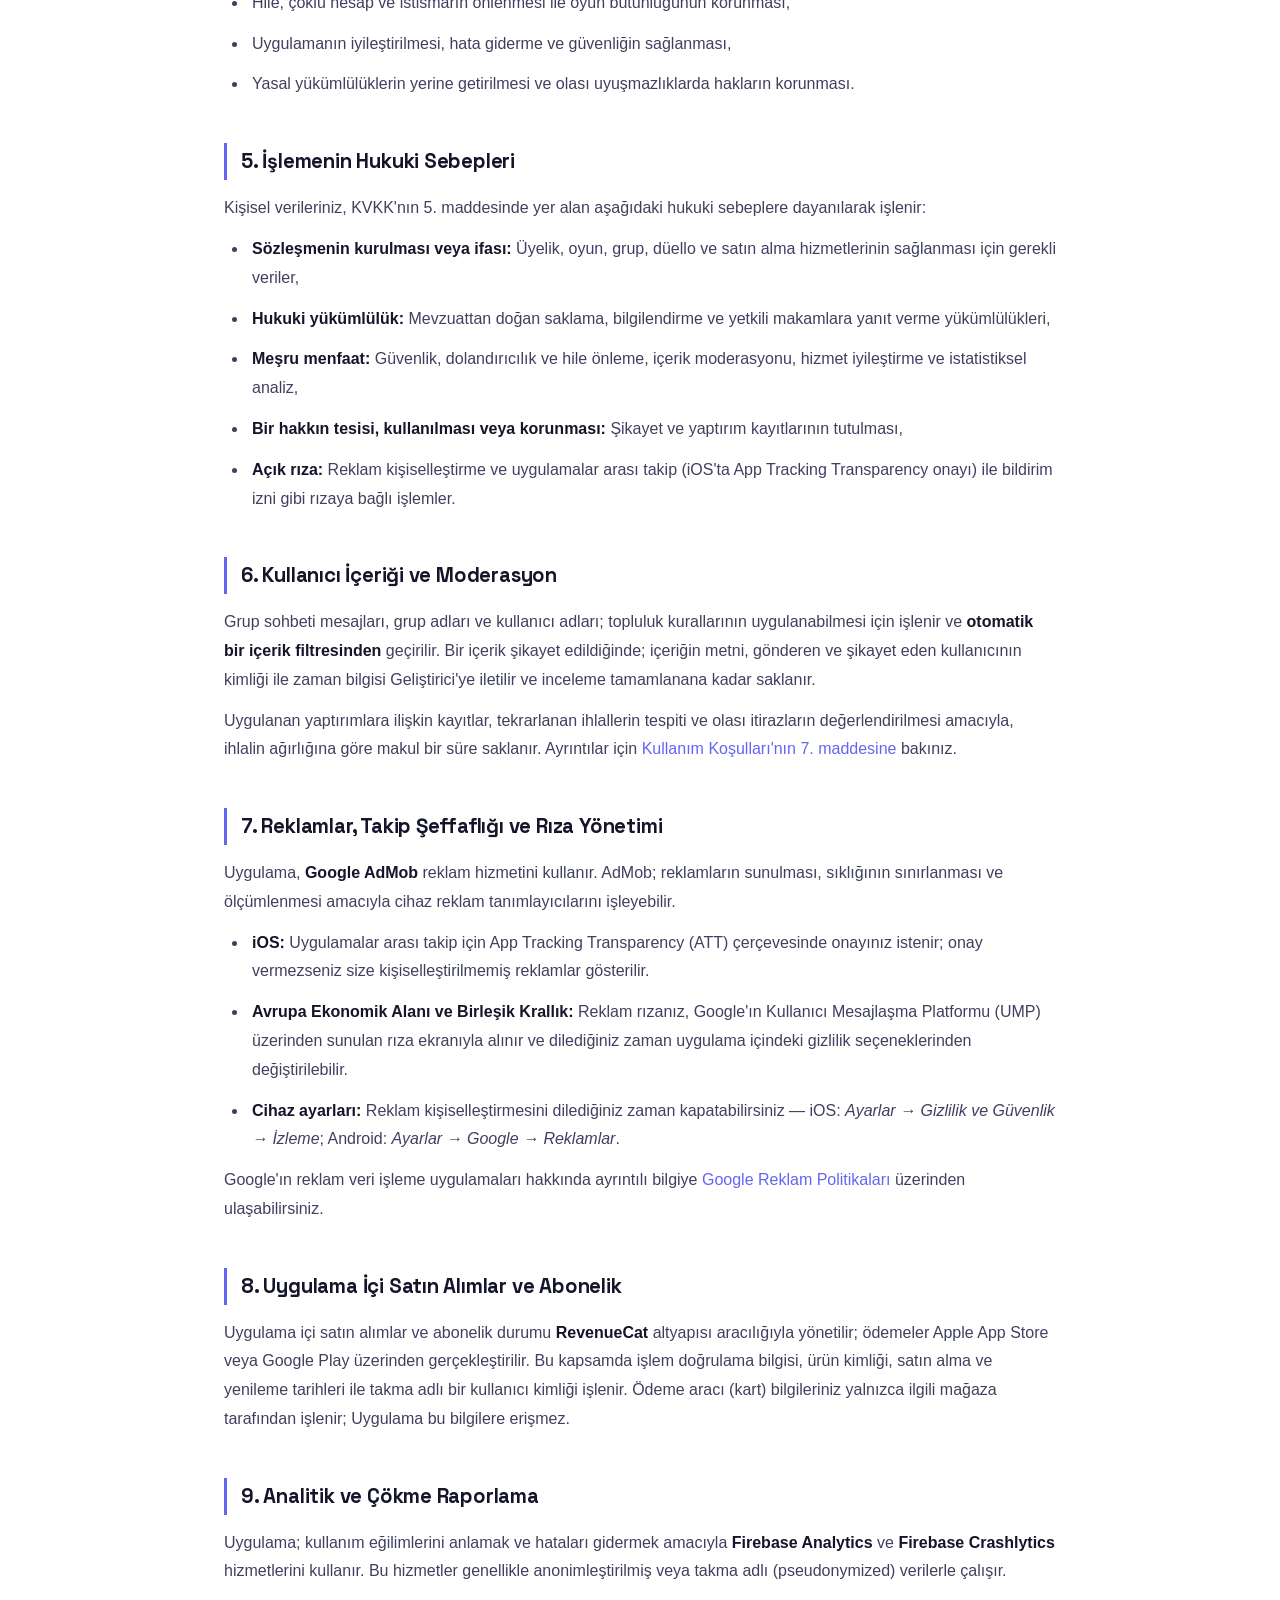
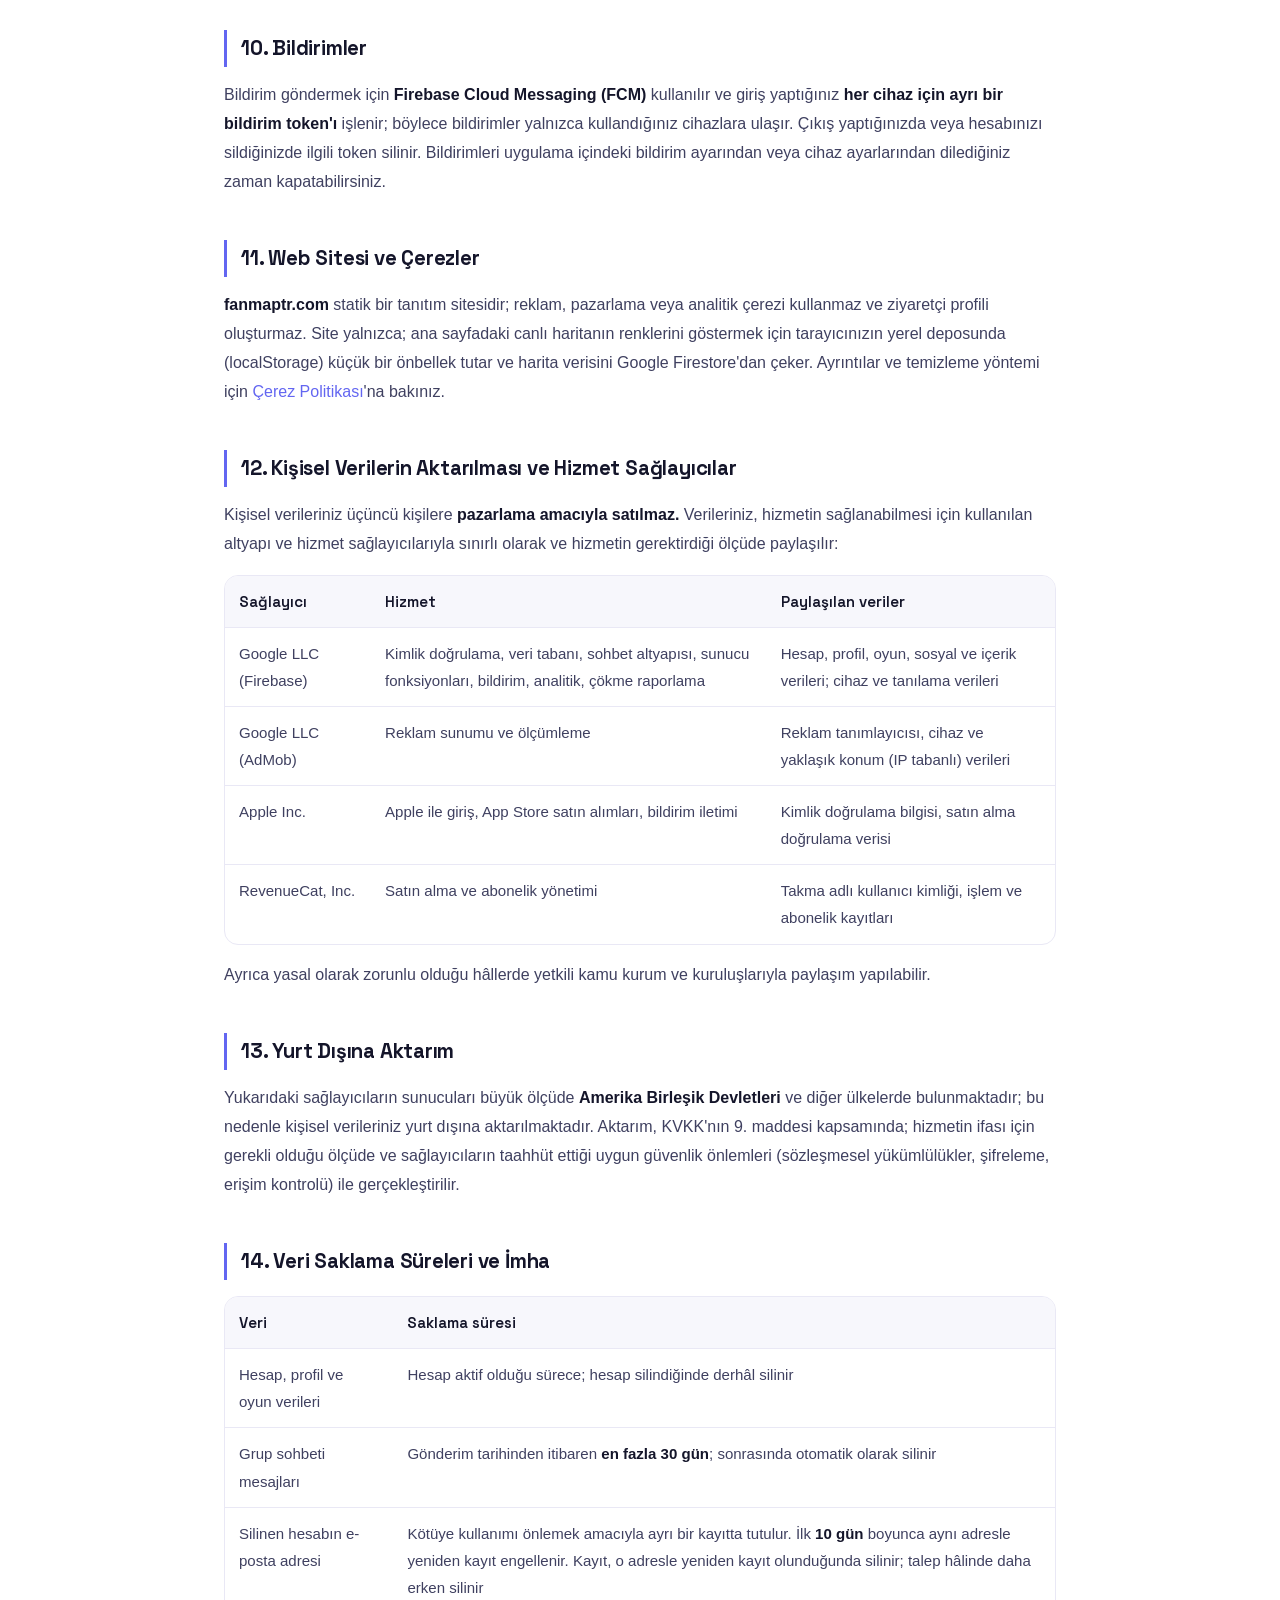
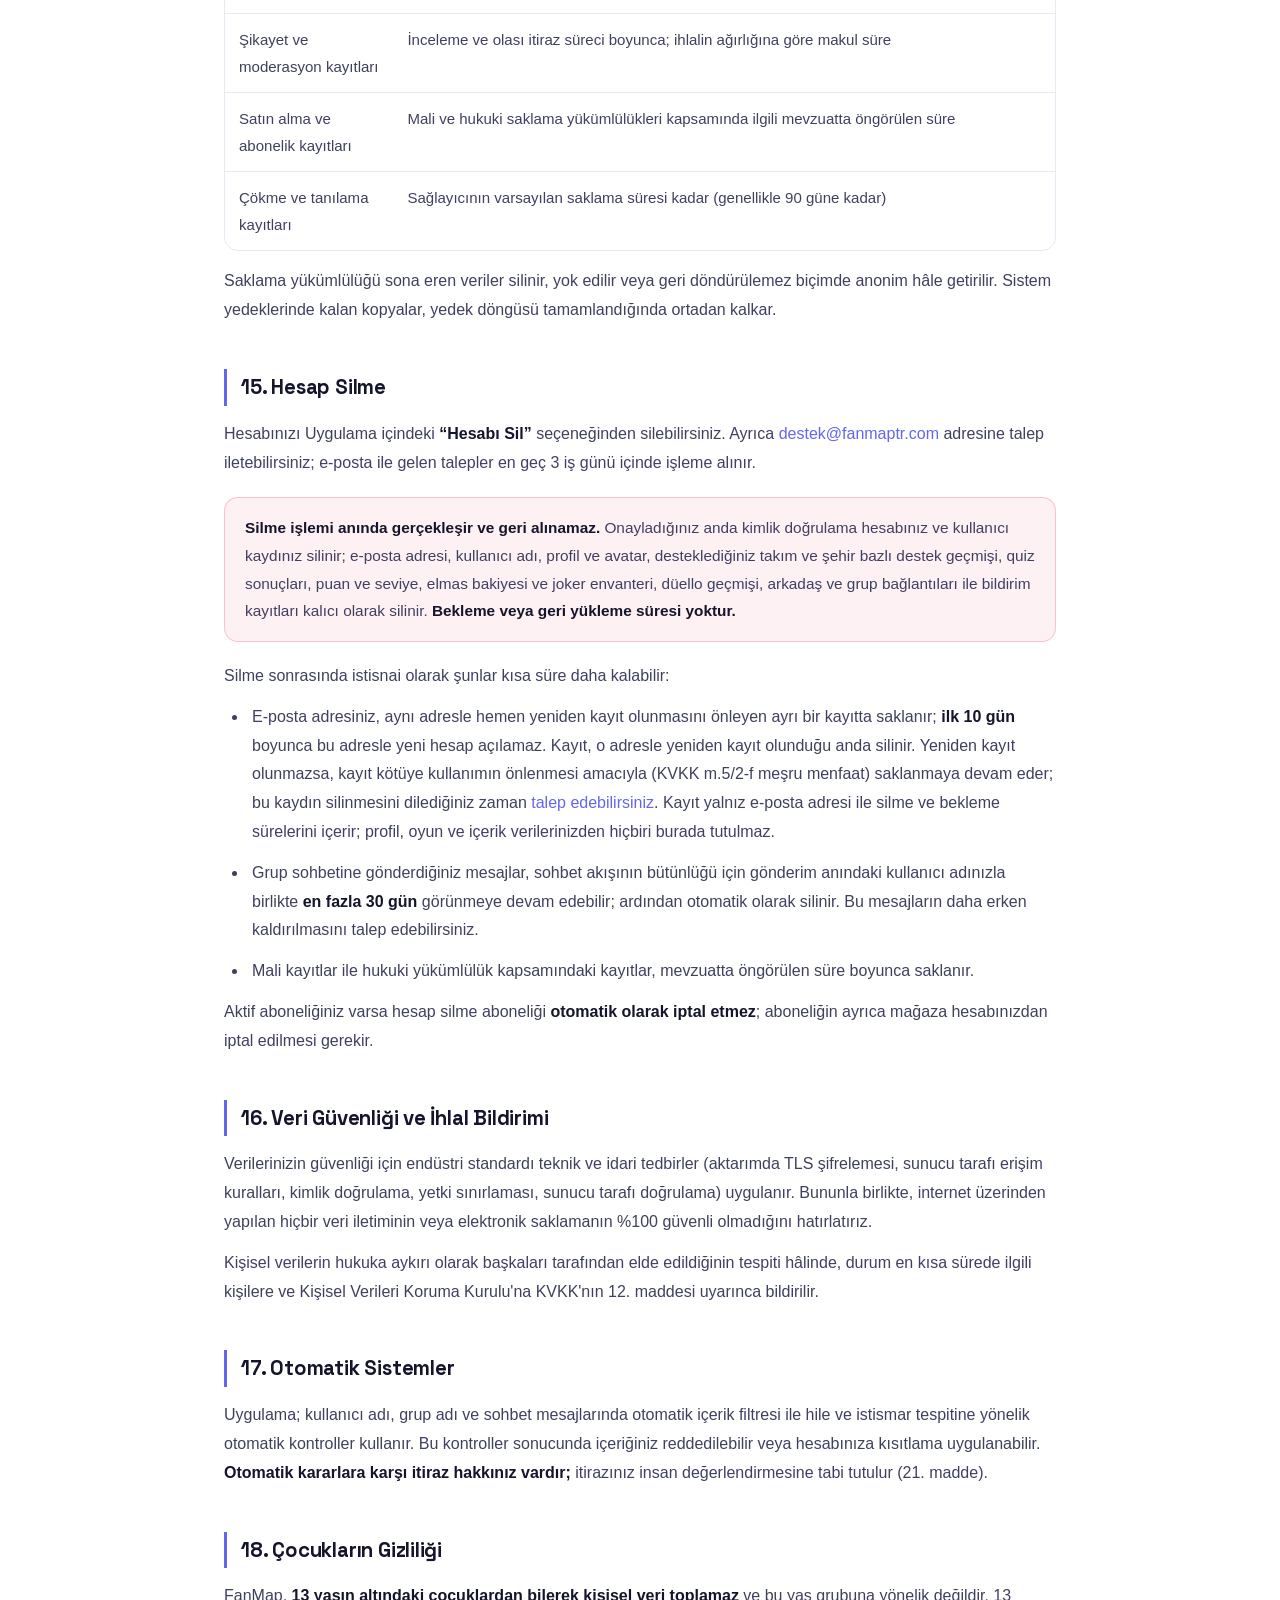
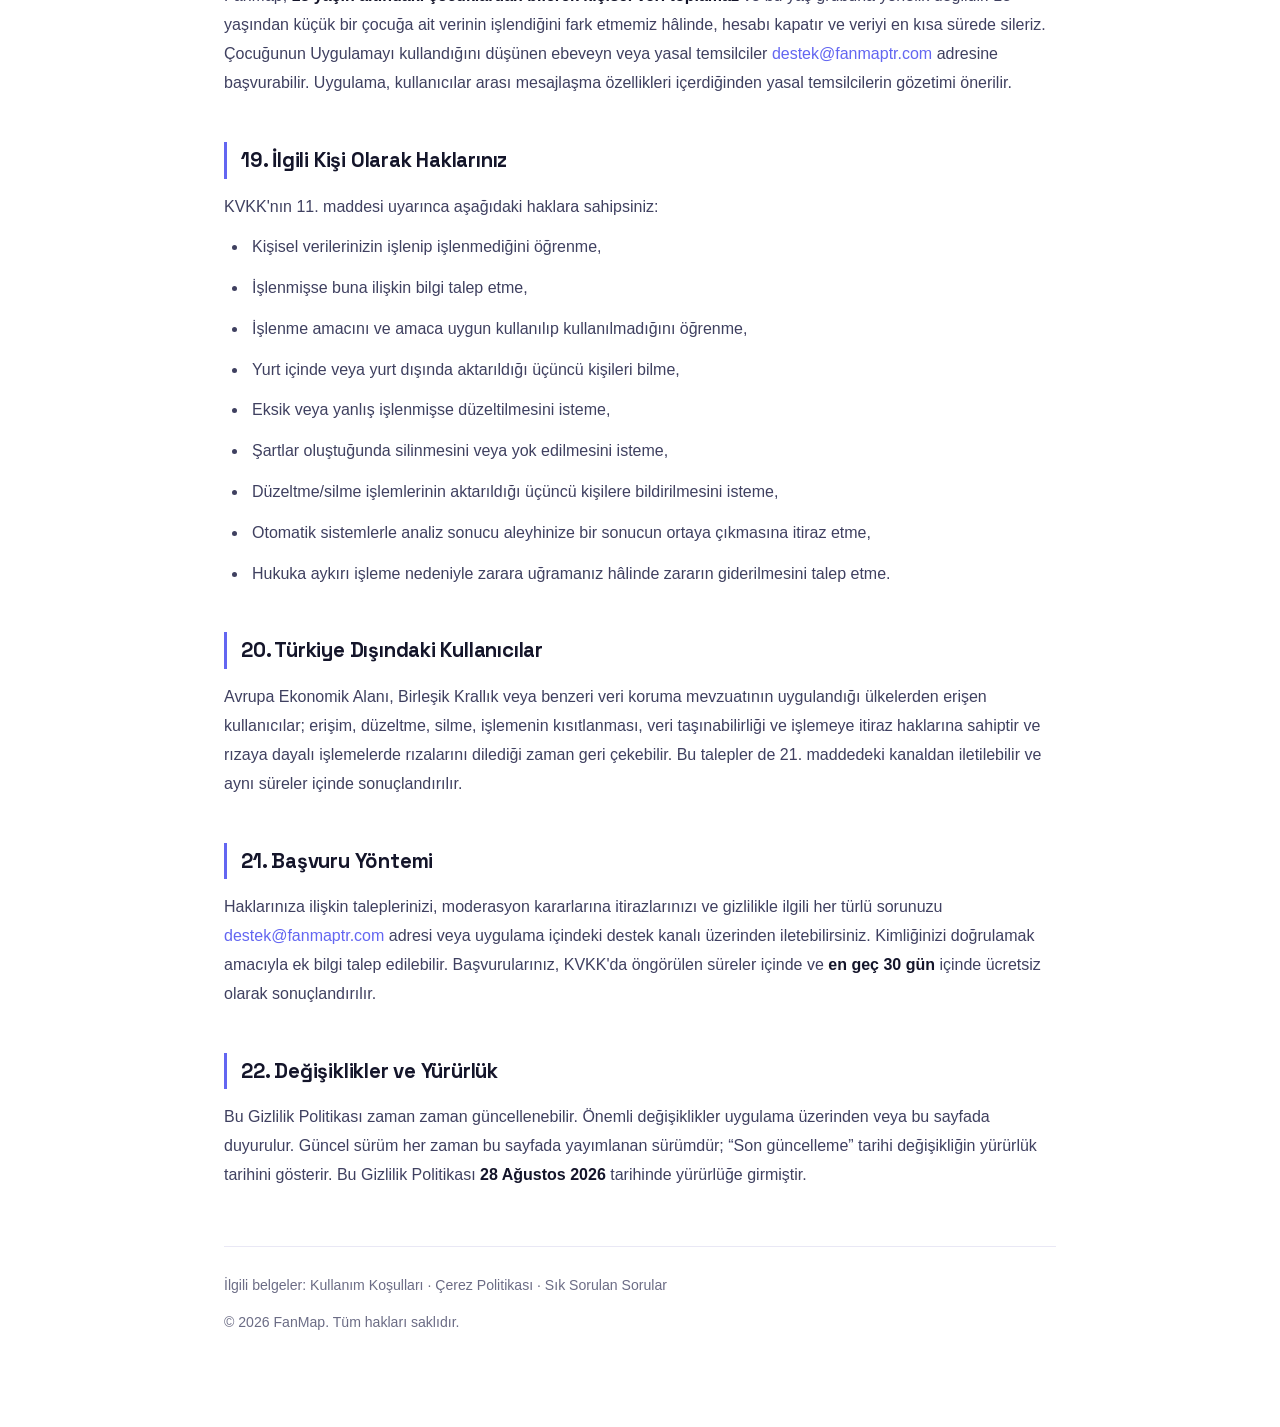
<file: privacy-policy.html>
<!DOCTYPE html>
<html lang="tr">
<head>
    <meta charset="UTF-8">
    <meta name="viewport" content="width=device-width, initial-scale=1.0">
    <title>Gizlilik Politikası - FanMap</title>
    <meta name="description" content="FanMap gizlilik politikası, KVKK aydınlatma metni, veri saklama süreleri ve kullanıcı hakları.">
    <link rel="icon" type="image/png" href="favicon-32.png" sizes="32x32">
    <link rel="icon" type="image/png" href="favicon-16.png" sizes="16x16">
    <link rel="apple-touch-icon" href="apple-touch-icon.png">
    <meta name="theme-color" content="#6366f1">
    <link rel="canonical" href="https://fanmaptr.com/privacy-policy.html">
    <meta property="og:title" content="Gizlilik Politikası — FanMap">
    <meta property="og:description" content="FanMap gizlilik politikası ve KVKK aydınlatma metni: işlenen veriler, saklama süreleri ve haklarınız.">
    <meta property="og:type" content="article">
    <meta property="og:url" content="https://fanmaptr.com/privacy-policy.html">
    <meta property="og:image" content="https://fanmaptr.com/icon-512.png">
    <meta property="og:site_name" content="FanMap">
    <meta property="og:locale" content="tr_TR">
    <meta name="twitter:card" content="summary">
    <meta name="twitter:title" content="Gizlilik Politikası — FanMap">
    <meta name="twitter:description" content="FanMap gizlilik politikası ve KVKK aydınlatma metni: işlenen veriler, saklama süreleri ve haklarınız.">
    <meta name="twitter:image" content="https://fanmaptr.com/icon-512.png">
    <link rel="stylesheet" href="fonts/space-grotesk.css">
    <style>
        * { margin: 0; padding: 0; box-sizing: border-box; }
        :root {
            --ink: #14152a; --ink-soft: #3f4060; --muted: #6b6c85;
            --bg: #ffffff; --bg-soft: #f7f7fc; --line: #e9e8f5;
            --accent: #6366f1; --accent-soft: rgba(99,102,241,.1);
            --danger: #e11d48;
            --font: 'Space Grotesk', -apple-system, BlinkMacSystemFont, 'Segoe UI', Roboto, sans-serif;
            --body: -apple-system, BlinkMacSystemFont, 'Segoe UI', Roboto, sans-serif;
        }
        html { scroll-behavior: smooth; }
        body {
            font-family: var(--body); background: var(--bg); color: var(--ink-soft);
            line-height: 1.8; -webkit-font-smoothing: antialiased;
        }
        .topbar {
            position: sticky; top: 0; z-index: 10;
            background: rgba(255,255,255,.85); backdrop-filter: saturate(180%) blur(12px);
            border-bottom: 1px solid var(--line);
        }
        .topbar-in { max-width: 880px; margin: 0 auto; padding: 0 24px; height: 64px; display: flex; align-items: center; justify-content: space-between; }
        .brand { display: flex; align-items: center; gap: 10px; font-family: var(--font); font-weight: 700; color: var(--ink); text-decoration: none; font-size: 1.1rem; }
        .brand img { width: 30px; height: 30px; border-radius: 8px; }
        .topbar .home { color: var(--muted); text-decoration: none; font-size: .9rem; font-weight: 500; }
        .topbar .home:hover { color: var(--accent); }
        .container { max-width: 880px; margin: 0 auto; padding: 44px 24px 80px; }
        .doc-head { border-bottom: 1px solid var(--line); padding-bottom: 26px; margin-bottom: 10px; }
        h1 { font-family: var(--font); font-size: clamp(1.7rem, 4vw, 2.2rem); color: var(--ink); letter-spacing: -0.02em; margin-bottom: 10px; }
        .date { color: var(--muted); font-size: 0.9rem; }
        .lead { color: var(--ink-soft); margin-top: 20px; font-size: 1.02rem; }
        h2 {
            font-family: var(--font); color: var(--ink); font-size: 1.28rem; letter-spacing: -0.01em;
            margin-top: 44px; margin-bottom: 14px; padding-left: 14px; border-left: 3px solid var(--accent);
            scroll-margin-top: 84px;
        }
        h3 { font-family: var(--font); color: var(--ink); font-size: 1.03rem; margin-top: 24px; margin-bottom: 8px; }
        p, li { margin-bottom: 12px; }
        ul, ol { padding-left: 24px; margin-bottom: 12px; }
        li { padding-left: 4px; }
        strong { color: var(--ink); }
        a { color: var(--accent); text-decoration: none; font-weight: 500; }
        a:hover { text-decoration: underline; }
        .note {
            background: var(--accent-soft); border: 1px solid rgba(99,102,241,.25);
            border-radius: 14px; padding: 16px 20px; margin: 20px 0; font-size: 0.96rem;
        }
        .note :last-child { margin-bottom: 0; }
        .warn {
            background: rgba(225,29,72,.06); border: 1px solid rgba(225,29,72,.22);
            border-radius: 14px; padding: 16px 20px; margin: 20px 0; font-size: 0.96rem;
        }
        .warn :last-child { margin-bottom: 0; }
        .toc { background: var(--bg-soft); border: 1px solid var(--line); border-radius: 16px; padding: 20px 24px; margin: 28px 0 8px; }
        .toc h2 { margin: 0 0 12px; padding: 0; border: none; font-size: .92rem; letter-spacing: .06em; text-transform: uppercase; color: var(--muted); }
        .toc ol { columns: 2; column-gap: 32px; padding-left: 20px; margin: 0; font-size: .93rem; }
        .toc li { margin-bottom: 6px; break-inside: avoid; }
        @media (max-width: 640px) { .toc ol { columns: 1; } }
        .table-wrap { overflow-x: auto; border: 1px solid var(--line); border-radius: 14px; margin: 16px 0; }
        table { width: 100%; border-collapse: collapse; font-size: 0.94rem; }
        th, td { text-align: left; padding: 12px 14px; border-bottom: 1px solid var(--line); vertical-align: top; }
        tr:last-child td { border-bottom: none; }
        th { color: var(--ink); font-weight: 600; font-family: var(--font); background: var(--bg-soft); }
        footer { border-top: 1px solid var(--line); margin-top: 56px; padding-top: 26px; color: var(--muted); font-size: 0.88rem; }
        footer a { color: var(--muted); }
        footer a:hover { color: var(--accent); }

        /* Erişilebilirlik: klavye odağı her zaman görünür olmalı. */
        a:focus-visible, button:focus-visible, summary:focus-visible {
            outline: 3px solid var(--accent); outline-offset: 3px; border-radius: 6px;
        }
        /* Hareket azaltma tercihi: yumuşak kaydırma ve geçişler kapanır. */
        @media (prefers-reduced-motion: reduce) {
            html { scroll-behavior: auto; }
            *, *::before, *::after {
                animation-duration: .001ms !important; animation-iteration-count: 1 !important;
                transition-duration: .001ms !important; scroll-behavior: auto !important;
            }
        }

        /* 320 px'e kadar taşma güvenliği: uzun e-posta/URL satırı kutuyu kırmasın. */
        p, li, td, th, dd { overflow-wrap: break-word; }
    </style>
</head>
<body>
    <div class="topbar">
        <div class="topbar-in">
            <a href="index.html" class="brand"><img src="icon-192.png" alt="FanMap" width="30" height="30"> FanMap</a>
            <a href="index.html" class="home">← Ana Sayfa</a>
        </div>
    </div>

    <div class="container">
        <div class="doc-head">
            <h1>Gizlilik Politikası ve KVKK Aydınlatma Metni</h1>
            <p class="date">Son güncelleme: 28 Ağustos 2026 · Sürüm 1.0</p>
            <p class="lead">
                Bu Gizlilik Politikası, <strong>FanMap</strong> mobil uygulamasının
                (“Uygulama”) iOS ve Android sürümleri ile
                <strong>fanmaptr.com</strong> web sitesinin (“Site”) kullanıcılarına ait
                kişisel verilerin 6698 sayılı Kişisel Verilerin Korunması Kanunu (“KVKK”) ve
                ilgili mevzuata uygun olarak nasıl işlendiğini, saklandığını ve korunduğunu
                açıklar. Uygulamayı veya Siteyi kullanarak burada açıklanan veri işleme
                faaliyetlerini okuduğunuzu ve anladığınızı kabul etmiş olursunuz.
            </p>
        </div>

        <nav class="toc" aria-label="İçindekiler">
            <h2>İçindekiler</h2>
            <ol>
                <li><a href="#g1">Veri Sorumlusu</a></li>
                <li><a href="#g2">İşlenen Kişisel Veriler</a></li>
                <li><a href="#g3">Diğer Kullanıcılara Açık Veriler</a></li>
                <li><a href="#g4">İşlenme Amaçları</a></li>
                <li><a href="#g5">Hukuki Sebepler</a></li>
                <li><a href="#g6">Kullanıcı İçeriği ve Moderasyon</a></li>
                <li><a href="#g7">Reklamlar, ATT ve Rıza Yönetimi</a></li>
                <li><a href="#g8">Uygulama İçi Satın Alımlar ve Abonelik</a></li>
                <li><a href="#g9">Analitik ve Çökme Raporlama</a></li>
                <li><a href="#g10">Bildirimler</a></li>
                <li><a href="#g11">Web Sitesi ve Çerezler</a></li>
                <li><a href="#g12">Aktarım ve Hizmet Sağlayıcılar</a></li>
                <li><a href="#g13">Yurt Dışına Aktarım</a></li>
                <li><a href="#g14">Saklama Süreleri ve İmha</a></li>
                <li><a href="#g15">Hesap Silme</a></li>
                <li><a href="#g16">Veri Güvenliği ve İhlal Bildirimi</a></li>
                <li><a href="#g17">Otomatik Sistemler</a></li>
                <li><a href="#g18">Çocukların Gizliliği</a></li>
                <li><a href="#g19">İlgili Kişi Olarak Haklarınız</a></li>
                <li><a href="#g20">Türkiye Dışındaki Kullanıcılar</a></li>
                <li><a href="#g21">Başvuru Yöntemi</a></li>
                <li><a href="#g22">Değişiklikler ve Yürürlük</a></li>
            </ol>
        </nav>

        <h2 id="g1">1. Veri Sorumlusu ve Geliştirici Kimliği</h2>
        <p>
            Bu Uygulama bireysel yazılım geliştiricileri tarafından yönetilmektedir.
            iOS sürümü <strong>Özgün Can Beydili</strong>, Android sürümü ise
            <strong>Mustafa Yalçın Canbay</strong> adına yayınlanmaktadır. Kişisel verileriniz,
            veri sorumlusu sıfatıyla ilgili geliştiriciler tarafından işlenmektedir. Her iki
            platform ortak bir altyapı (Google Firebase) üzerinde çalıştığından, veri işleme
            esasları her iki sürüm için aynıdır. Bu politika kapsamındaki tüm talep ve
            başvurularınızı 21. maddede belirtilen kanaldan iletebilirsiniz.
        </p>

        <h2 id="g2">2. İşlenen Kişisel Veriler</h2>
        <p>Uygulama ve Site kapsamında aşağıdaki kişisel veri kategorileri işlenebilir:</p>
        <div class="table-wrap">
            <table>
                <tr><th>Kategori</th><th>İşlenen Veriler</th></tr>
                <tr>
                    <td>Kimlik ve Hesap</td>
                    <td>Kullanıcı adı ve Google veya Apple ile giriş yapıldığında ilgili sağlayıcı tarafından iletilen benzersiz kimlik ile e-posta adresi. (Apple ile girişte “E-postamı Gizle” seçilirse yönlendirmeli/gizli bir e-posta adresi iletilir.)</td>
                </tr>
                <tr>
                    <td>Profil</td>
                    <td>Seçtiğiniz avatar, desteklediğiniz takım, şehir bilgisi ve uygulama tema tercihi.</td>
                </tr>
                <tr>
                    <td>Oyun Verileri</td>
                    <td>Quiz sonuçları, puanlar, seviye ilerlemesi, elmas bakiyesi, enerji durumu, günlük giriş serisi, joker envanteri, destek geçmişi, XOX ve 3-2-1 düello geçmişi ile düello sırasında gönderilen emoji tepkileri.</td>
                </tr>
                <tr>
                    <td>Şehir Bazlı Destek</td>
                    <td>Hangi şehirde hangi takımı desteklediğiniz bilgisi. Bu veri harita üzerinde <strong>anonim ve toplu (istatistiksel)</strong> olarak gösterilir; bireysel kullanıcıyla ilişkilendirilebilir biçimde diğer kullanıcılara açıklanmaz.</td>
                </tr>
                <tr>
                    <td>Sosyal Veriler</td>
                    <td>Arkadaş listeniz, gönderilen/alınan arkadaşlık istekleri, engellediğiniz kullanıcılar, üyesi olduğunuz grup (klan) ve gruptaki rolünüz, grup davetleri, davet (referans) kodunuz ile kodu kullanan/kullandığınız hesap ilişkisi.</td>
                </tr>
                <tr>
                    <td>Kullanıcı İçeriği</td>
                    <td>Grup sohbetinde gönderdiğiniz mesajların metni (mesaj başına en fazla 300 karakter), gönderim anındaki kullanıcı adınız ve avatarınız, zaman damgası; grup adı, etiketi, açıklaması ve oluşturduğunuz grup görevi metinleri.</td>
                </tr>
                <tr>
                    <td>Moderasyon Kayıtları</td>
                    <td>Yaptığınız veya hakkınızda yapılan içerik şikayetleri, engelleme kayıtları, otomatik filtre tarafından reddedilen giriş denemeleri ve uygulanan yaptırımlara ilişkin kayıtlar.</td>
                </tr>
                <tr>
                    <td>İşlem / Satın Alma</td>
                    <td>Uygulama içi satın alımlara ilişkin işlem kayıtları, ürün bilgisi, abonelik durumu ve süresi. <strong>Kredi kartı / banka kartı bilgileriniz Uygulama tarafından işlenmez veya saklanmaz</strong>; ödeme tamamen Apple App Store veya Google Play üzerinden gerçekleşir.</td>
                </tr>
                <tr>
                    <td>Cihaz ve Kullanım</td>
                    <td>Cihaz modeli, işletim sistemi ve sürümü, uygulama sürümü, dil ayarı, IP adresi, anonim kullanım istatistikleri, cihaz başına bildirim (FCM) token'ı, cihaz tanımlayıcısı ve reklam tanımlayıcısı (IDFA / Reklam Kimliği — yalnızca izin verdiğinizde).</td>
                </tr>
                <tr>
                    <td>Çökme ve Tanılama</td>
                    <td>Uygulama çökmelerine ilişkin teknik tanılama verileri (hata kayıtları, cihaz durumu, yığın izleri).</td>
                </tr>
            </table>
        </div>
        <p>
            Uygulama <strong>konum servislerine erişmez</strong>; şehir bilgisi yalnızca sizin
            seçiminizle belirlenir. Uygulama rehberinize, fotoğraflarınıza, kameranıza veya
            mikrofonunuza erişmez.
        </p>

        <h2 id="g3">3. Diğer Kullanıcılara Açık Olan Veriler</h2>
        <p>
            Uygulamanın sosyal özellikleri gereği aşağıdaki bilgiler <strong>diğer
            kullanıcılara görünür</strong>; bunları paylaşırken bu görünürlüğü dikkate almanız
            gerekir:
        </p>
        <ul>
            <li>Kullanıcı adınız, avatarınız, seviyeniz, toplam puanınız, desteklediğiniz takım ve şehir kodunuz (sıralamalar, grup listeleri ve arama sonuçları),</li>
            <li>Üyesi olduğunuz grup ve gruptaki rolünüz,</li>
            <li>Grup sohbetinde gönderdiğiniz mesajlar (grubun tüm üyelerine),</li>
            <li>Düello sırasında rakibinize görünen kullanıcı adı, avatar ve emoji tepkileriniz.</li>
        </ul>
        <p>
            <strong>E-posta adresiniz hiçbir zaman diğer kullanıcılara gösterilmez.</strong>
            Sıralama ve arama özellikleri, e-posta gibi kişisel bilgileri içermeyen ayrı bir
            herkese açık profil kaydı üzerinden çalışır.
        </p>

        <h2 id="g4">4. Kişisel Verilerin İşlenme Amaçları</h2>
        <ul>
            <li>Üyelik hesabının oluşturulması, kimlik doğrulama ve oturum yönetimi,</li>
            <li>Quiz, destek sistemi, düello, grup, arkadaşlık ve harita özelliklerinin sunulması,</li>
            <li>Türkiye haritası üzerinde 81 ilde taraftar dağılımının anonim ve toplu olarak gösterilmesi,</li>
            <li>Sıralama tablosu, seviye ve istatistiklerin oluşturulması,</li>
            <li>Grup sohbeti ve kullanıcılar arası iletişimin sağlanması,</li>
            <li>İçerik moderasyonu, şikayetlerin değerlendirilmesi ve topluluk kurallarının uygulanması,</li>
            <li>Uygulama içi satın alımların, aboneliklerin ve sanal öğe ekonomisinin işletilmesi,</li>
            <li>Bildirimlerin gönderilmesi (enerji, seri, grup, arkadaşlık ve duyurular),</li>
            <li>Reklam gösterimi ve rızanız olduğunda reklamların kişiselleştirilmesi,</li>
            <li>Hile, çoklu hesap ve istismarın önlenmesi ile oyun bütünlüğünün korunması,</li>
            <li>Uygulamanın iyileştirilmesi, hata giderme ve güvenliğin sağlanması,</li>
            <li>Yasal yükümlülüklerin yerine getirilmesi ve olası uyuşmazlıklarda hakların korunması.</li>
        </ul>

        <h2 id="g5">5. İşlemenin Hukuki Sebepleri</h2>
        <p>Kişisel verileriniz, KVKK'nın 5. maddesinde yer alan aşağıdaki hukuki sebeplere dayanılarak işlenir:</p>
        <ul>
            <li><strong>Sözleşmenin kurulması veya ifası:</strong> Üyelik, oyun, grup, düello ve satın alma hizmetlerinin sağlanması için gerekli veriler,</li>
            <li><strong>Hukuki yükümlülük:</strong> Mevzuattan doğan saklama, bilgilendirme ve yetkili makamlara yanıt verme yükümlülükleri,</li>
            <li><strong>Meşru menfaat:</strong> Güvenlik, dolandırıcılık ve hile önleme, içerik moderasyonu, hizmet iyileştirme ve istatistiksel analiz,</li>
            <li><strong>Bir hakkın tesisi, kullanılması veya korunması:</strong> Şikayet ve yaptırım kayıtlarının tutulması,</li>
            <li><strong>Açık rıza:</strong> Reklam kişiselleştirme ve uygulamalar arası takip (iOS'ta App Tracking Transparency onayı) ile bildirim izni gibi rızaya bağlı işlemler.</li>
        </ul>

        <h2 id="g6">6. Kullanıcı İçeriği ve Moderasyon</h2>
        <p>
            Grup sohbeti mesajları, grup adları ve kullanıcı adları; topluluk kurallarının
            uygulanabilmesi için işlenir ve <strong>otomatik bir içerik filtresinden</strong>
            geçirilir. Bir içerik şikayet edildiğinde; içeriğin metni, gönderen ve şikayet eden
            kullanıcının kimliği ile zaman bilgisi Geliştirici'ye iletilir ve inceleme
            tamamlanana kadar saklanır.
        </p>
        <p>
            Uygulanan yaptırımlara ilişkin kayıtlar, tekrarlanan ihlallerin tespiti ve olası
            itirazların değerlendirilmesi amacıyla, ihlalin ağırlığına göre makul bir süre
            saklanır. Ayrıntılar için
            <a href="terms-of-service.html#m7">Kullanım Koşulları'nın 7. maddesine</a> bakınız.
        </p>

        <h2 id="g7">7. Reklamlar, Takip Şeffaflığı ve Rıza Yönetimi</h2>
        <p>
            Uygulama, <strong>Google AdMob</strong> reklam hizmetini kullanır. AdMob;
            reklamların sunulması, sıklığının sınırlanması ve ölçümlenmesi amacıyla cihaz
            reklam tanımlayıcılarını işleyebilir.
        </p>
        <ul>
            <li><strong>iOS:</strong> Uygulamalar arası takip için App Tracking Transparency (ATT) çerçevesinde onayınız istenir; onay vermezseniz size kişiselleştirilmemiş reklamlar gösterilir.</li>
            <li><strong>Avrupa Ekonomik Alanı ve Birleşik Krallık:</strong> Reklam rızanız, Google'ın Kullanıcı Mesajlaşma Platformu (UMP) üzerinden sunulan rıza ekranıyla alınır ve dilediğiniz zaman uygulama içindeki gizlilik seçeneklerinden değiştirilebilir.</li>
            <li><strong>Cihaz ayarları:</strong> Reklam kişiselleştirmesini dilediğiniz zaman kapatabilirsiniz — iOS: <em>Ayarlar → Gizlilik ve Güvenlik → İzleme</em>; Android: <em>Ayarlar → Google → Reklamlar</em>.</li>
        </ul>
        <p>
            Google'ın reklam veri işleme uygulamaları hakkında ayrıntılı bilgiye
            <a href="https://policies.google.com/technologies/ads" target="_blank" rel="noopener noreferrer">Google Reklam Politikaları</a>
            üzerinden ulaşabilirsiniz.
        </p>

        <h2 id="g8">8. Uygulama İçi Satın Alımlar ve Abonelik</h2>
        <p>
            Uygulama içi satın alımlar ve abonelik durumu <strong>RevenueCat</strong> altyapısı
            aracılığıyla yönetilir; ödemeler Apple App Store veya Google Play üzerinden
            gerçekleştirilir. Bu kapsamda işlem doğrulama bilgisi, ürün kimliği, satın alma ve
            yenileme tarihleri ile takma adlı bir kullanıcı kimliği işlenir. Ödeme aracı (kart)
            bilgileriniz yalnızca ilgili mağaza tarafından işlenir; Uygulama bu bilgilere erişmez.
        </p>

        <h2 id="g9">9. Analitik ve Çökme Raporlama</h2>
        <p>
            Uygulama; kullanım eğilimlerini anlamak ve hataları gidermek amacıyla
            <strong>Firebase Analytics</strong> ve <strong>Firebase Crashlytics</strong>
            hizmetlerini kullanır. Bu hizmetler genellikle anonimleştirilmiş veya takma adlı
            (pseudonymized) verilerle çalışır.
        </p>

        <h2 id="g10">10. Bildirimler</h2>
        <p>
            Bildirim göndermek için <strong>Firebase Cloud Messaging (FCM)</strong> kullanılır
            ve giriş yaptığınız <strong>her cihaz için ayrı bir bildirim token'ı</strong>
            işlenir; böylece bildirimler yalnızca kullandığınız cihazlara ulaşır. Çıkış
            yaptığınızda veya hesabınızı sildiğinizde ilgili token silinir. Bildirimleri
            uygulama içindeki bildirim ayarından veya cihaz ayarlarından dilediğiniz zaman
            kapatabilirsiniz.
        </p>

        <h2 id="g11">11. Web Sitesi ve Çerezler</h2>
        <p>
            <strong>fanmaptr.com</strong> statik bir tanıtım sitesidir; reklam, pazarlama veya
            analitik çerezi kullanmaz ve ziyaretçi profili oluşturmaz. Site yalnızca; ana
            sayfadaki canlı haritanın renklerini göstermek için tarayıcınızın yerel deposunda
            (localStorage) küçük bir önbellek tutar ve harita verisini Google Firestore'dan
            çeker. Ayrıntılar ve temizleme yöntemi için
            <a href="cookie-policy.html">Çerez Politikası</a>'na bakınız.
        </p>

        <h2 id="g12">12. Kişisel Verilerin Aktarılması ve Hizmet Sağlayıcılar</h2>
        <p>
            Kişisel verileriniz üçüncü kişilere <strong>pazarlama amacıyla satılmaz.</strong>
            Verileriniz, hizmetin sağlanabilmesi için kullanılan altyapı ve hizmet
            sağlayıcılarıyla sınırlı olarak ve hizmetin gerektirdiği ölçüde paylaşılır:
        </p>
        <div class="table-wrap">
            <table>
                <tr><th>Sağlayıcı</th><th>Hizmet</th><th>Paylaşılan veriler</th></tr>
                <tr><td>Google LLC (Firebase)</td><td>Kimlik doğrulama, veri tabanı, sohbet altyapısı, sunucu fonksiyonları, bildirim, analitik, çökme raporlama</td><td>Hesap, profil, oyun, sosyal ve içerik verileri; cihaz ve tanılama verileri</td></tr>
                <tr><td>Google LLC (AdMob)</td><td>Reklam sunumu ve ölçümleme</td><td>Reklam tanımlayıcısı, cihaz ve yaklaşık konum (IP tabanlı) verileri</td></tr>
                <tr><td>Apple Inc.</td><td>Apple ile giriş, App Store satın alımları, bildirim iletimi</td><td>Kimlik doğrulama bilgisi, satın alma doğrulama verisi</td></tr>
                <tr><td>RevenueCat, Inc.</td><td>Satın alma ve abonelik yönetimi</td><td>Takma adlı kullanıcı kimliği, işlem ve abonelik kayıtları</td></tr>
            </table>
        </div>
        <p>
            Ayrıca yasal olarak zorunlu olduğu hâllerde yetkili kamu kurum ve kuruluşlarıyla
            paylaşım yapılabilir.
        </p>

        <h2 id="g13">13. Yurt Dışına Aktarım</h2>
        <p>
            Yukarıdaki sağlayıcıların sunucuları büyük ölçüde <strong>Amerika Birleşik
            Devletleri</strong> ve diğer ülkelerde bulunmaktadır; bu nedenle kişisel
            verileriniz yurt dışına aktarılmaktadır. Aktarım, KVKK'nın 9. maddesi kapsamında;
            hizmetin ifası için gerekli olduğu ölçüde ve sağlayıcıların taahhüt ettiği uygun
            güvenlik önlemleri (sözleşmesel yükümlülükler, şifreleme, erişim kontrolü) ile
            gerçekleştirilir.
        </p>

        <h2 id="g14">14. Veri Saklama Süreleri ve İmha</h2>
        <div class="table-wrap">
            <table>
                <tr><th>Veri</th><th>Saklama süresi</th></tr>
                <tr><td>Hesap, profil ve oyun verileri</td><td>Hesap aktif olduğu sürece; hesap silindiğinde derhâl silinir</td></tr>
                <tr><td>Grup sohbeti mesajları</td><td>Gönderim tarihinden itibaren <strong>en fazla 30 gün</strong>; sonrasında otomatik olarak silinir</td></tr>
                <tr><td>Silinen hesabın e-posta adresi</td><td>Kötüye kullanımı önlemek amacıyla ayrı bir kayıtta tutulur. İlk <strong>10 gün</strong> boyunca aynı adresle yeniden kayıt engellenir. Kayıt, o adresle yeniden kayıt olunduğunda silinir; talep hâlinde daha erken silinir</td></tr>
                <tr><td>Şikayet ve moderasyon kayıtları</td><td>İnceleme ve olası itiraz süreci boyunca; ihlalin ağırlığına göre makul süre</td></tr>
                <tr><td>Satın alma ve abonelik kayıtları</td><td>Mali ve hukuki saklama yükümlülükleri kapsamında ilgili mevzuatta öngörülen süre</td></tr>
                <tr><td>Çökme ve tanılama kayıtları</td><td>Sağlayıcının varsayılan saklama süresi kadar (genellikle 90 güne kadar)</td></tr>
            </table>
        </div>
        <p>
            Saklama yükümlülüğü sona eren veriler silinir, yok edilir veya geri döndürülemez
            biçimde anonim hâle getirilir. Sistem yedeklerinde kalan kopyalar, yedek döngüsü
            tamamlandığında ortadan kalkar.
        </p>

        <h2 id="g15">15. Hesap Silme</h2>
        <p>
            Hesabınızı Uygulama içindeki <strong>“Hesabı Sil”</strong> seçeneğinden
            silebilirsiniz. Ayrıca
            <a href="mailto:destek@fanmaptr.com">destek@fanmaptr.com</a> adresine talep
            iletebilirsiniz; e-posta ile gelen talepler en geç 3 iş günü içinde işleme alınır.
        </p>
        <div class="warn">
            <p>
                <strong>Silme işlemi anında gerçekleşir ve geri alınamaz.</strong> Onayladığınız
                anda kimlik doğrulama hesabınız ve kullanıcı kaydınız silinir; e-posta adresi,
                kullanıcı adı, profil ve avatar, desteklediğiniz takım ve şehir bazlı destek
                geçmişi, quiz sonuçları, puan ve seviye, elmas bakiyesi ve joker envanteri,
                düello geçmişi, arkadaş ve grup bağlantıları ile bildirim kayıtları kalıcı
                olarak silinir. <strong>Bekleme veya geri yükleme süresi yoktur.</strong>
            </p>
        </div>
        <p>Silme sonrasında istisnai olarak şunlar kısa süre daha kalabilir:</p>
        <ul>
            <li>E-posta adresiniz, aynı adresle hemen yeniden kayıt olunmasını önleyen ayrı bir kayıtta saklanır; <strong>ilk 10 gün</strong> boyunca bu adresle yeni hesap açılamaz. Kayıt, o adresle yeniden kayıt olunduğu anda silinir. Yeniden kayıt olunmazsa, kayıt kötüye kullanımın önlenmesi amacıyla (KVKK m.5/2-f meşru menfaat) saklanmaya devam eder; bu kaydın silinmesini dilediğiniz zaman <a href="mailto:destek@fanmaptr.com">talep edebilirsiniz</a>. Kayıt yalnız e-posta adresi ile silme ve bekleme sürelerini içerir; profil, oyun ve içerik verilerinizden hiçbiri burada tutulmaz.</li>
            <li>Grup sohbetine gönderdiğiniz mesajlar, sohbet akışının bütünlüğü için gönderim anındaki kullanıcı adınızla birlikte <strong>en fazla 30 gün</strong> görünmeye devam edebilir; ardından otomatik olarak silinir. Bu mesajların daha erken kaldırılmasını talep edebilirsiniz.</li>
            <li>Mali kayıtlar ile hukuki yükümlülük kapsamındaki kayıtlar, mevzuatta öngörülen süre boyunca saklanır.</li>
        </ul>
        <p>
            Aktif aboneliğiniz varsa hesap silme aboneliği <strong>otomatik olarak iptal
            etmez</strong>; aboneliğin ayrıca mağaza hesabınızdan iptal edilmesi gerekir.
        </p>

        <h2 id="g16">16. Veri Güvenliği ve İhlal Bildirimi</h2>
        <p>
            Verilerinizin güvenliği için endüstri standardı teknik ve idari tedbirler
            (aktarımda TLS şifrelemesi, sunucu tarafı erişim kuralları, kimlik doğrulama,
            yetki sınırlaması, sunucu tarafı doğrulama) uygulanır. Bununla birlikte, internet
            üzerinden yapılan hiçbir veri iletiminin veya elektronik saklamanın %100 güvenli
            olmadığını hatırlatırız.
        </p>
        <p>
            Kişisel verilerin hukuka aykırı olarak başkaları tarafından elde edildiğinin
            tespiti hâlinde, durum en kısa sürede ilgili kişilere ve Kişisel Verileri Koruma
            Kurulu'na KVKK'nın 12. maddesi uyarınca bildirilir.
        </p>

        <h2 id="g17">17. Otomatik Sistemler</h2>
        <p>
            Uygulama; kullanıcı adı, grup adı ve sohbet mesajlarında otomatik içerik filtresi
            ile hile ve istismar tespitine yönelik otomatik kontroller kullanır. Bu kontroller
            sonucunda içeriğiniz reddedilebilir veya hesabınıza kısıtlama uygulanabilir.
            <strong>Otomatik kararlara karşı itiraz hakkınız vardır;</strong> itirazınız insan
            değerlendirmesine tabi tutulur (21. madde).
        </p>

        <h2 id="g18">18. Çocukların Gizliliği</h2>
        <p>
            FanMap, <strong>13 yaşın altındaki çocuklardan bilerek kişisel veri toplamaz</strong>
            ve bu yaş grubuna yönelik değildir. 13 yaşından küçük bir çocuğa ait verinin
            işlendiğini fark etmemiz hâlinde, hesabı kapatır ve veriyi en kısa sürede sileriz.
            Çocuğunun Uygulamayı kullandığını düşünen ebeveyn veya yasal temsilciler
            <a href="mailto:destek@fanmaptr.com">destek@fanmaptr.com</a> adresine
            başvurabilir. Uygulama, kullanıcılar arası mesajlaşma özellikleri içerdiğinden
            yasal temsilcilerin gözetimi önerilir.
        </p>

        <h2 id="g19">19. İlgili Kişi Olarak Haklarınız</h2>
        <p>KVKK'nın 11. maddesi uyarınca aşağıdaki haklara sahipsiniz:</p>
        <ul>
            <li>Kişisel verilerinizin işlenip işlenmediğini öğrenme,</li>
            <li>İşlenmişse buna ilişkin bilgi talep etme,</li>
            <li>İşlenme amacını ve amaca uygun kullanılıp kullanılmadığını öğrenme,</li>
            <li>Yurt içinde veya yurt dışında aktarıldığı üçüncü kişileri bilme,</li>
            <li>Eksik veya yanlış işlenmişse düzeltilmesini isteme,</li>
            <li>Şartlar oluştuğunda silinmesini veya yok edilmesini isteme,</li>
            <li>Düzeltme/silme işlemlerinin aktarıldığı üçüncü kişilere bildirilmesini isteme,</li>
            <li>Otomatik sistemlerle analiz sonucu aleyhinize bir sonucun ortaya çıkmasına itiraz etme,</li>
            <li>Hukuka aykırı işleme nedeniyle zarara uğramanız hâlinde zararın giderilmesini talep etme.</li>
        </ul>

        <h2 id="g20">20. Türkiye Dışındaki Kullanıcılar</h2>
        <p>
            Avrupa Ekonomik Alanı, Birleşik Krallık veya benzeri veri koruma mevzuatının
            uygulandığı ülkelerden erişen kullanıcılar; erişim, düzeltme, silme, işlemenin
            kısıtlanması, veri taşınabilirliği ve işlemeye itiraz haklarına sahiptir ve rızaya
            dayalı işlemelerde rızalarını dilediği zaman geri çekebilir. Bu talepler de 21.
            maddedeki kanaldan iletilebilir ve aynı süreler içinde sonuçlandırılır.
        </p>

        <h2 id="g21">21. Başvuru Yöntemi</h2>
        <p>
            Haklarınıza ilişkin taleplerinizi, moderasyon kararlarına itirazlarınızı ve
            gizlilikle ilgili her türlü sorunuzu
            <a href="mailto:destek@fanmaptr.com">destek@fanmaptr.com</a> adresi veya
            uygulama içindeki destek kanalı üzerinden iletebilirsiniz. Kimliğinizi doğrulamak
            amacıyla ek bilgi talep edilebilir. Başvurularınız, KVKK'da öngörülen süreler
            içinde ve <strong>en geç 30 gün</strong> içinde ücretsiz olarak sonuçlandırılır.
        </p>

        <h2 id="g22">22. Değişiklikler ve Yürürlük</h2>
        <p>
            Bu Gizlilik Politikası zaman zaman güncellenebilir. Önemli değişiklikler uygulama
            üzerinden veya bu sayfada duyurulur. Güncel sürüm her zaman bu sayfada yayımlanan
            sürümdür; “Son güncelleme” tarihi değişikliğin yürürlük tarihini gösterir.
            Bu Gizlilik Politikası <strong>28 Ağustos 2026</strong> tarihinde yürürlüğe
            girmiştir.
        </p>

        <footer>
            <p>
                İlgili belgeler:
                <a href="terms-of-service.html">Kullanım Koşulları</a> ·
                <a href="cookie-policy.html">Çerez Politikası</a> ·
                <a href="faq.html">Sık Sorulan Sorular</a>
            </p>
            <p style="margin-top:10px;">&copy; 2026 FanMap. Tüm hakları saklıdır.</p>
        </footer>
    </div>
    <script src="site-notice.js" defer></script>
</body>
</html>
</file>
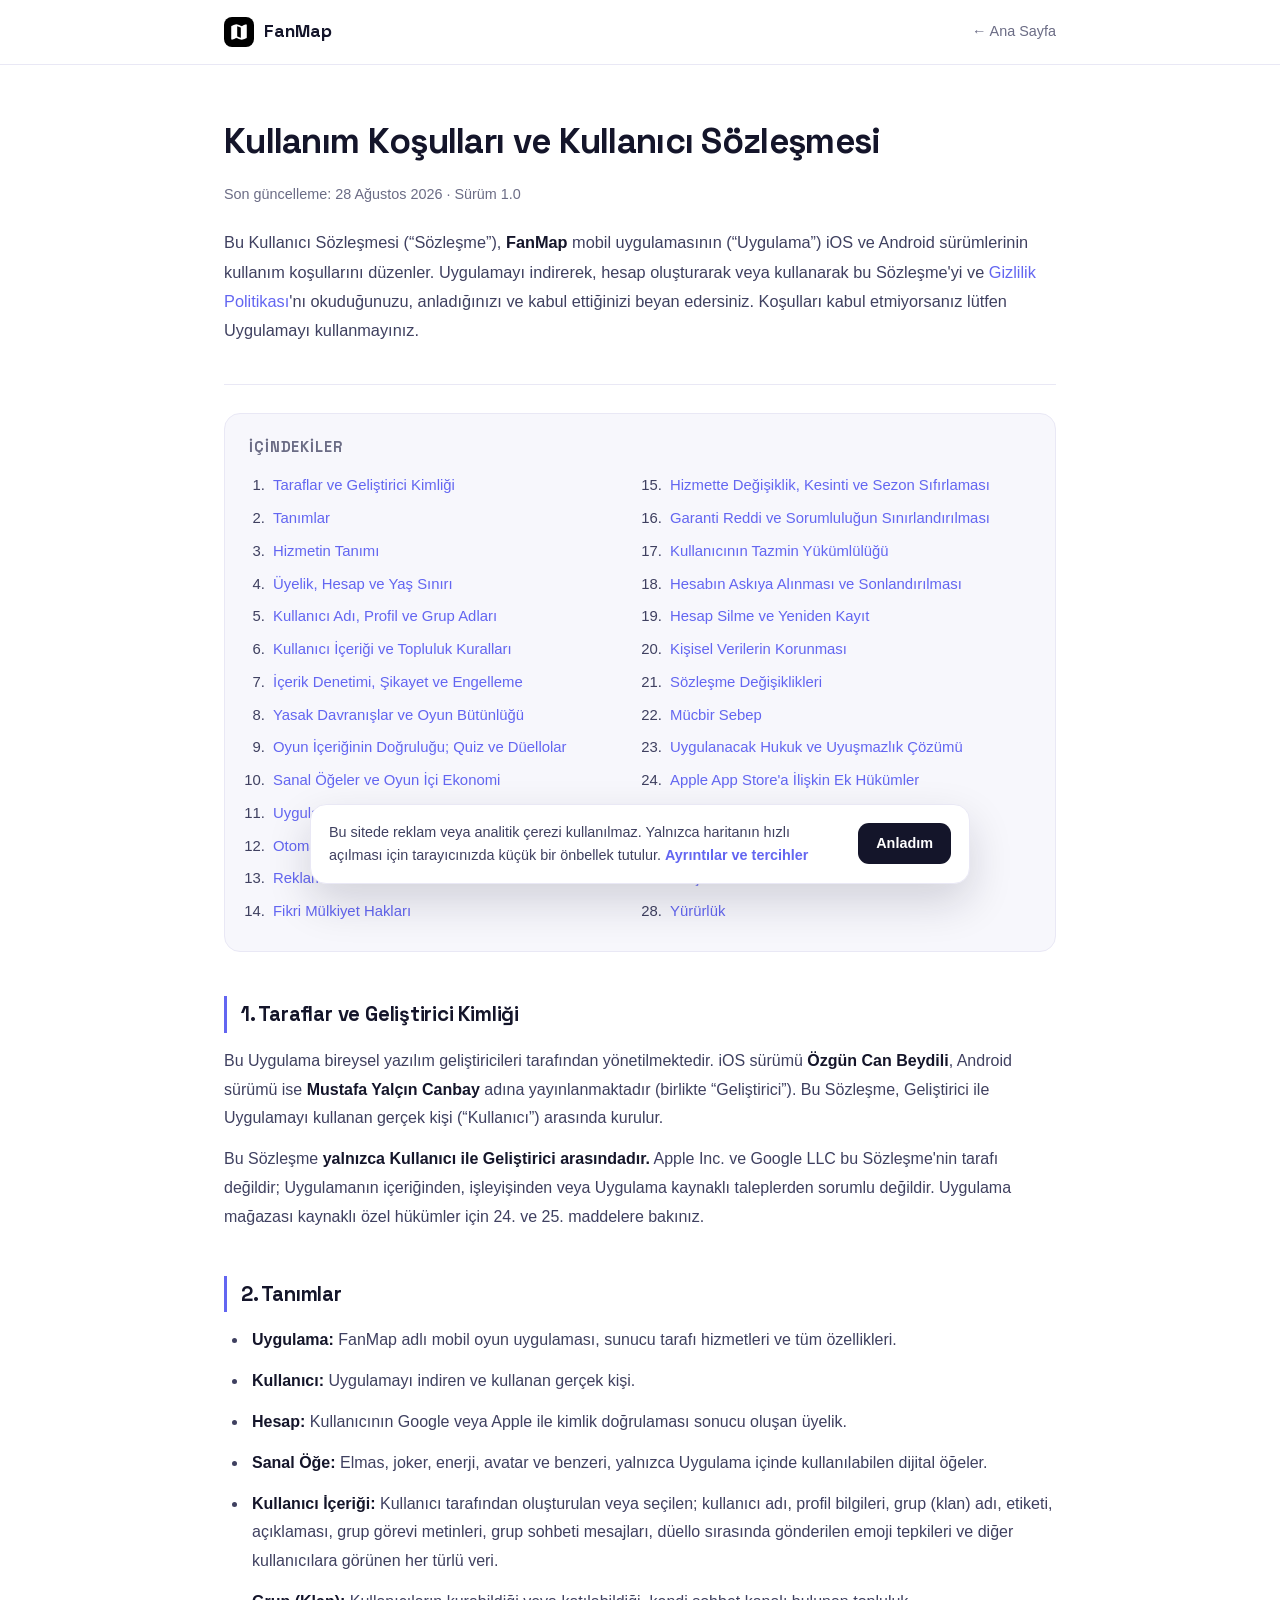
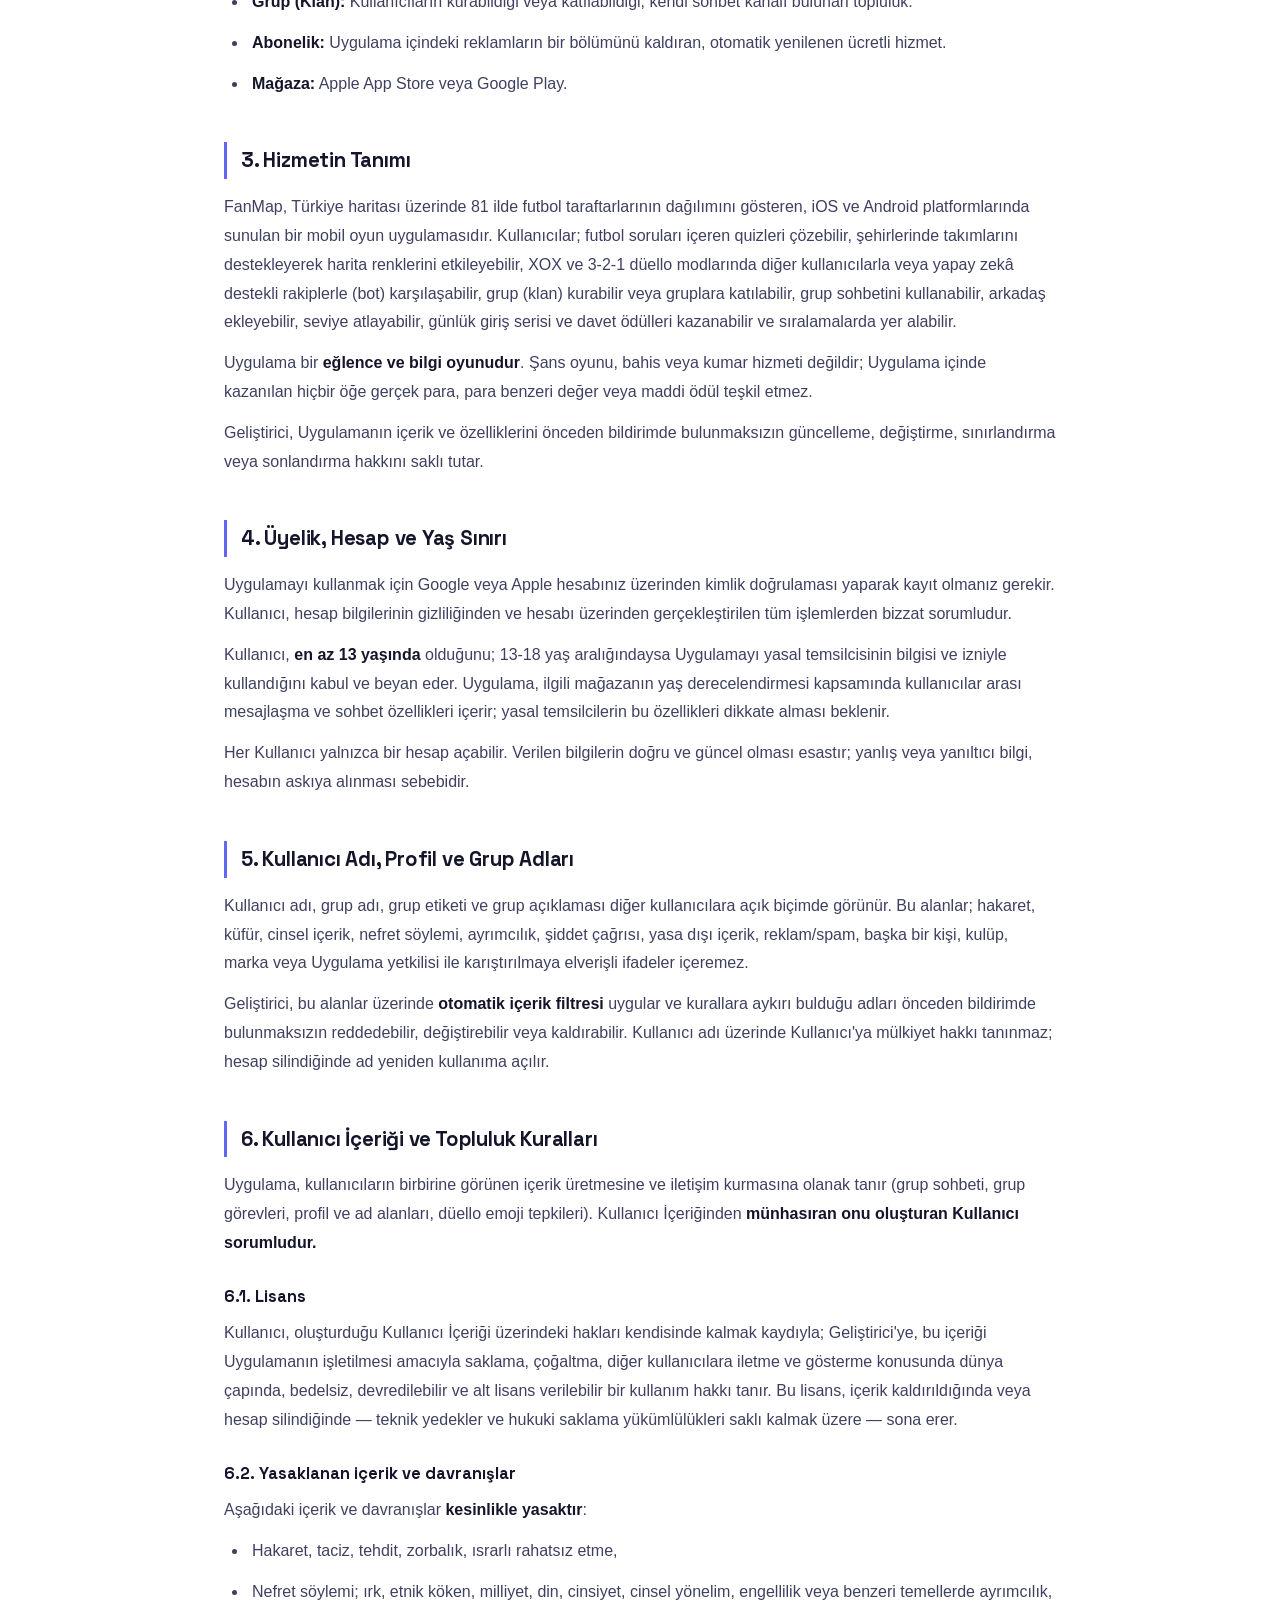
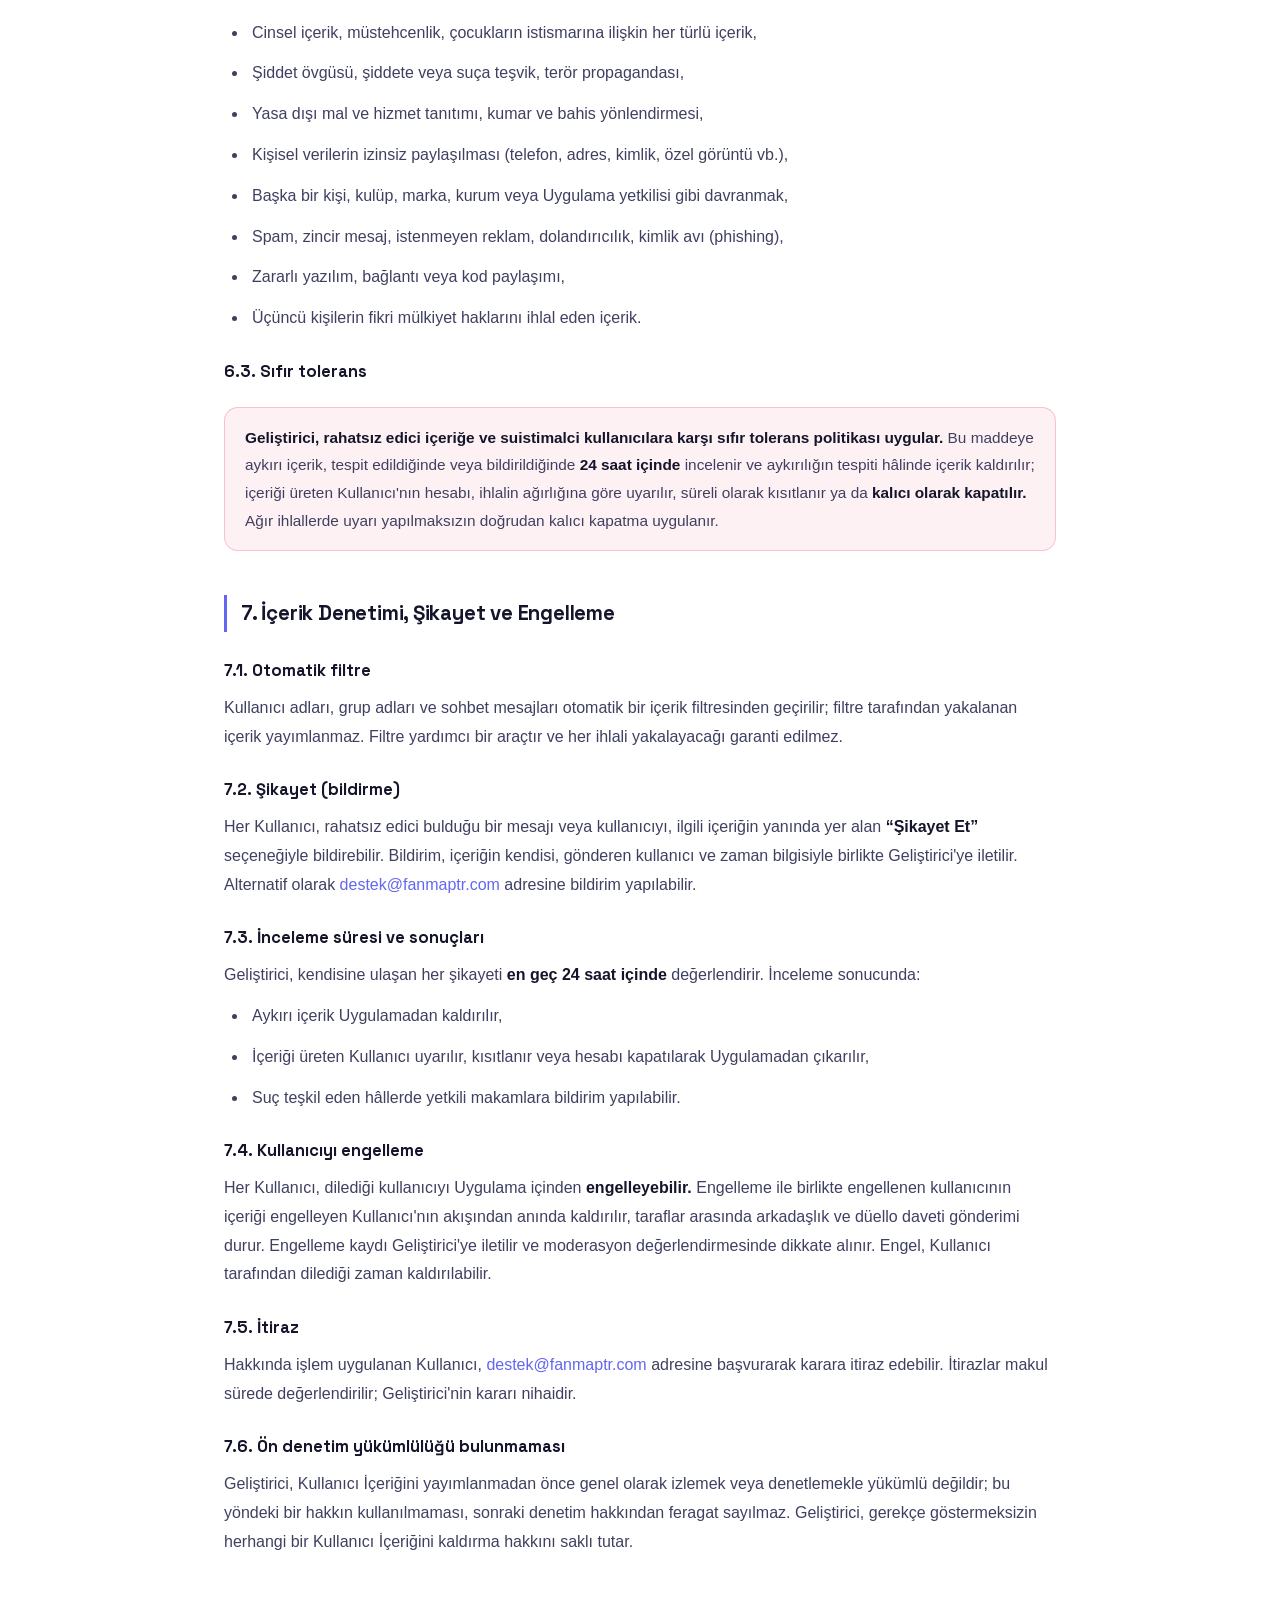
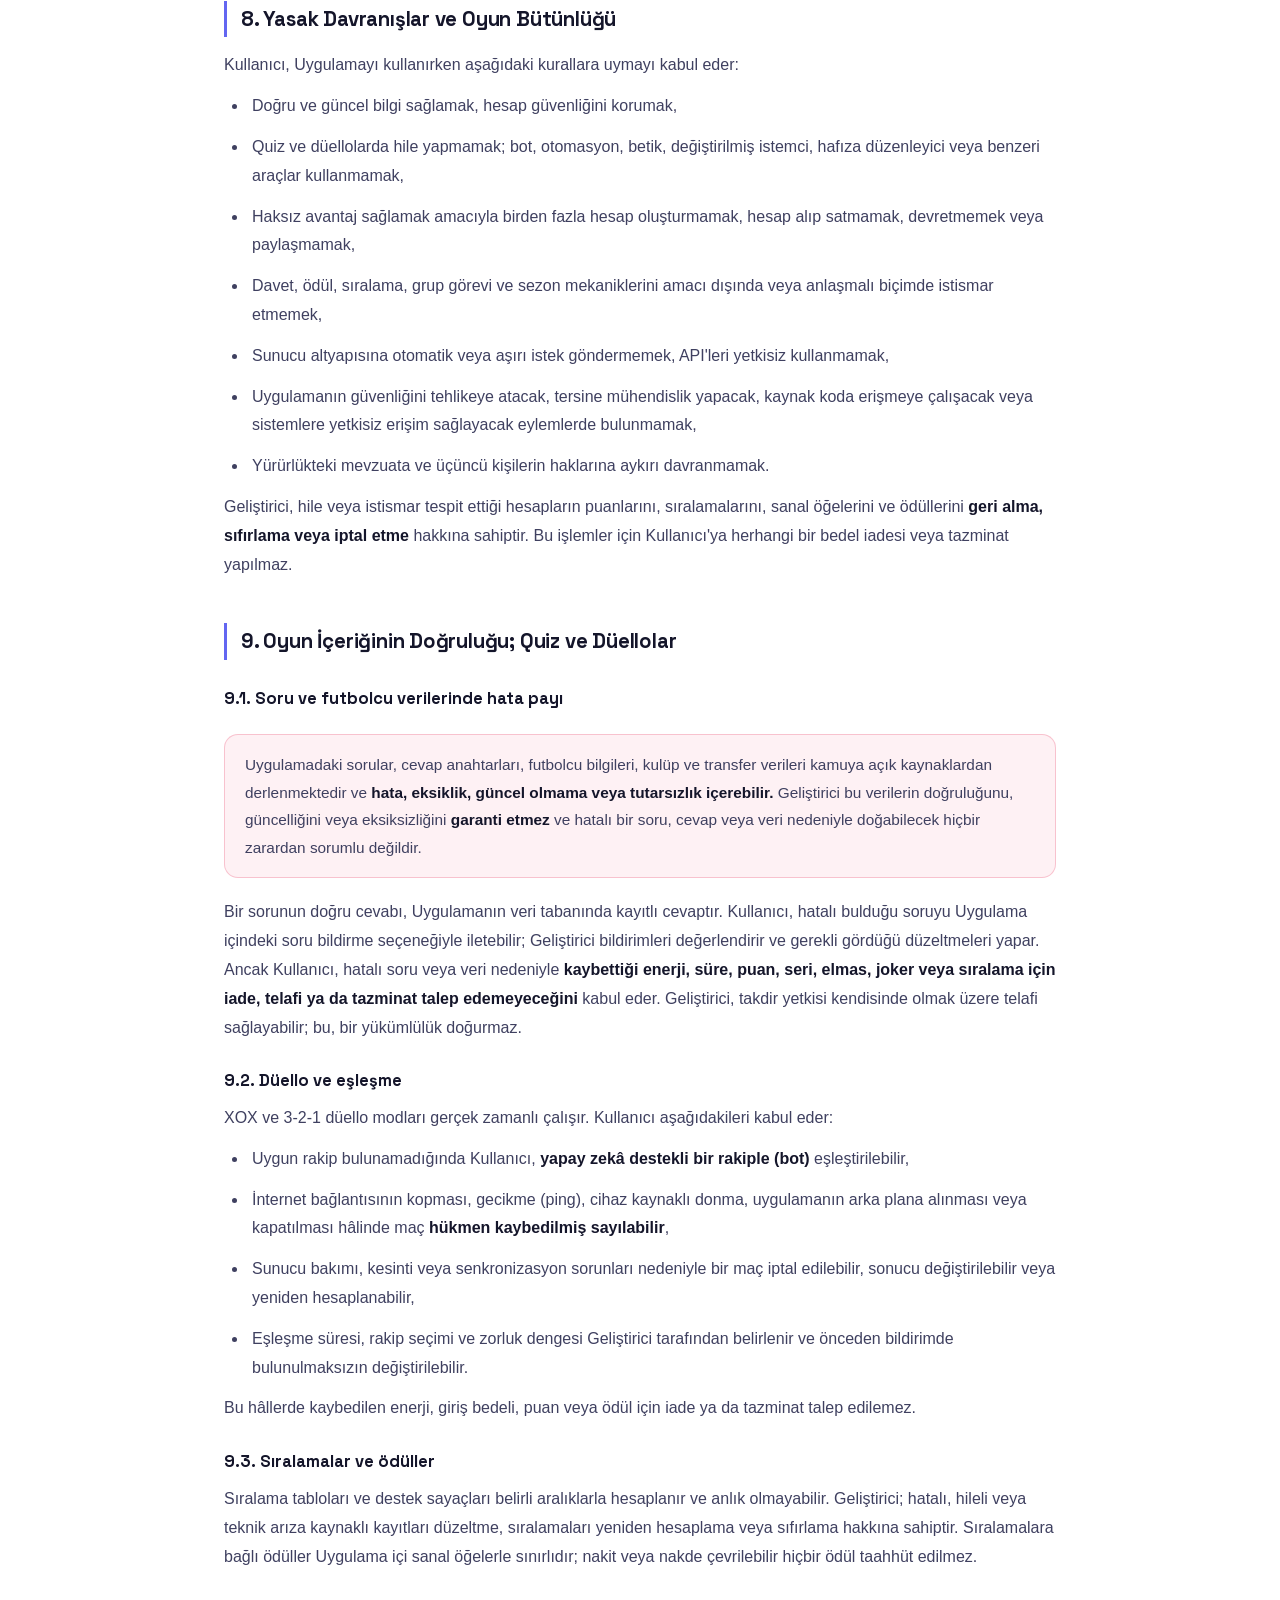
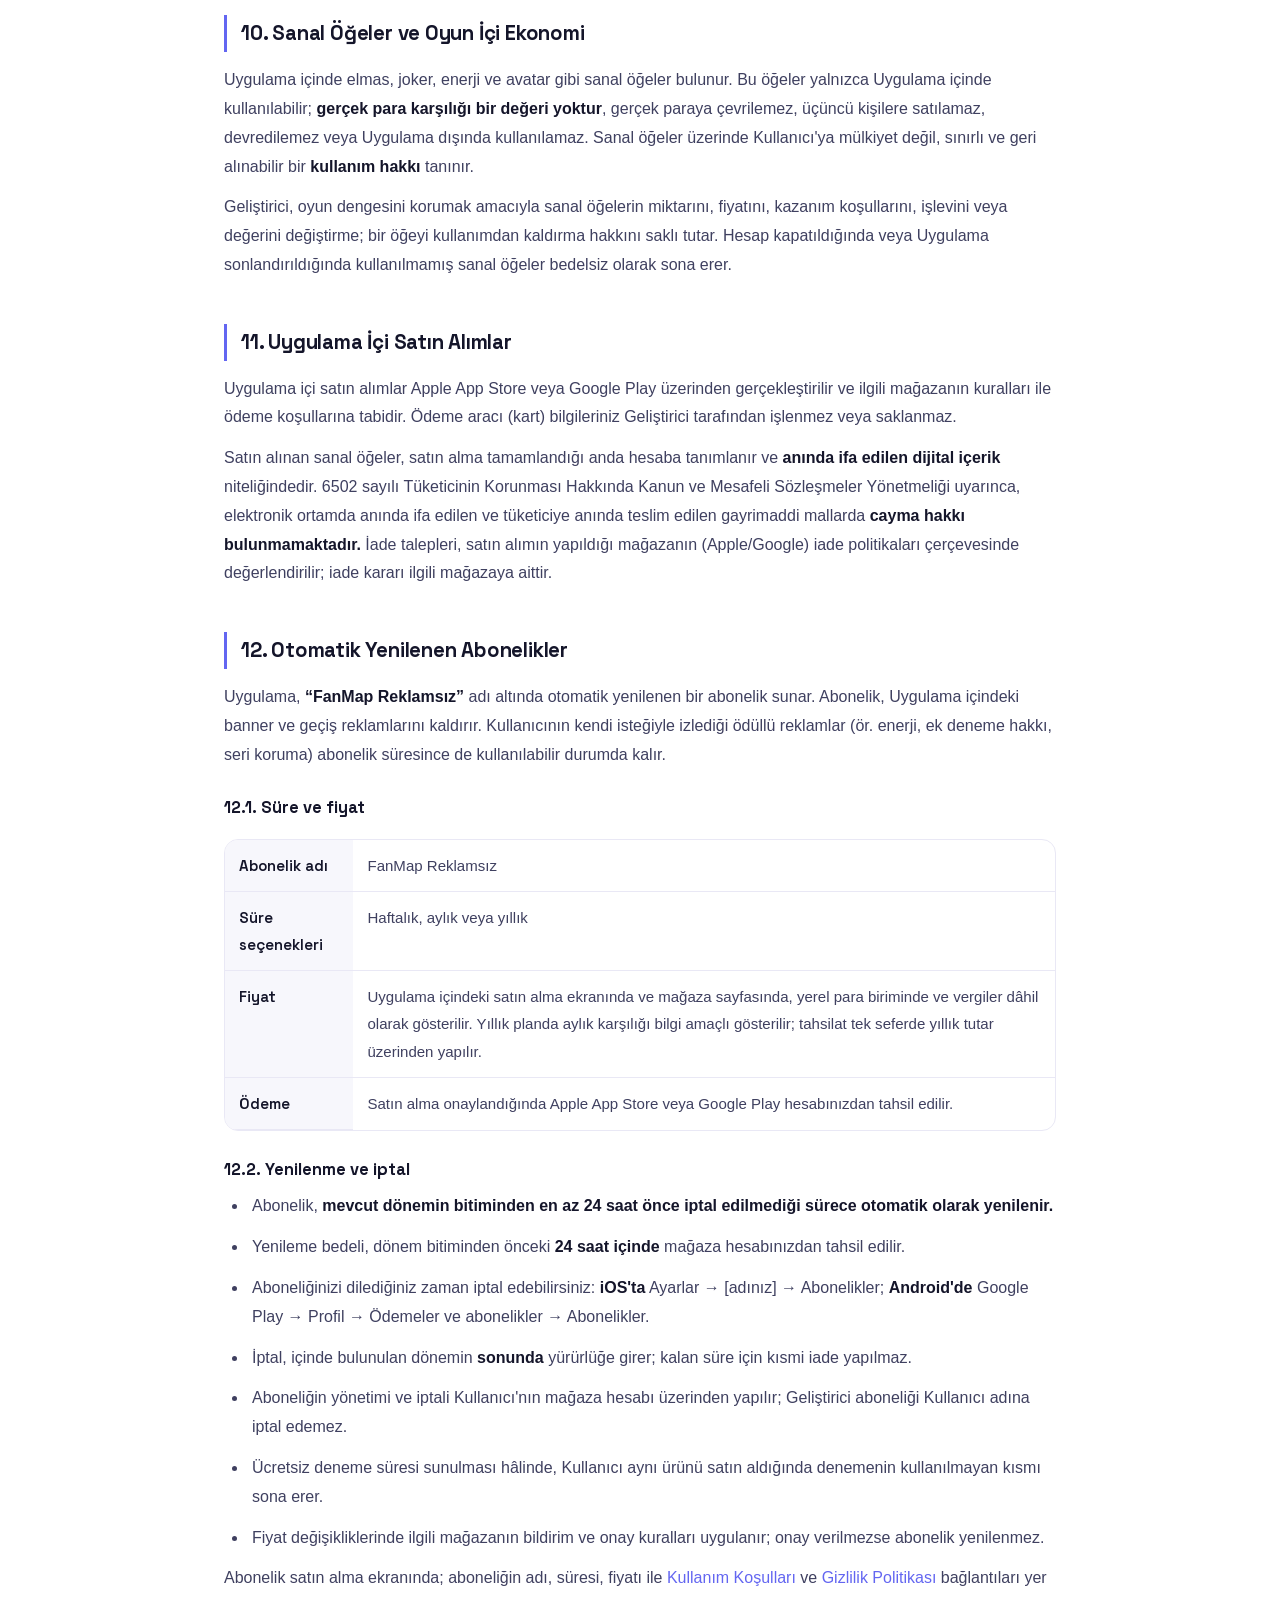
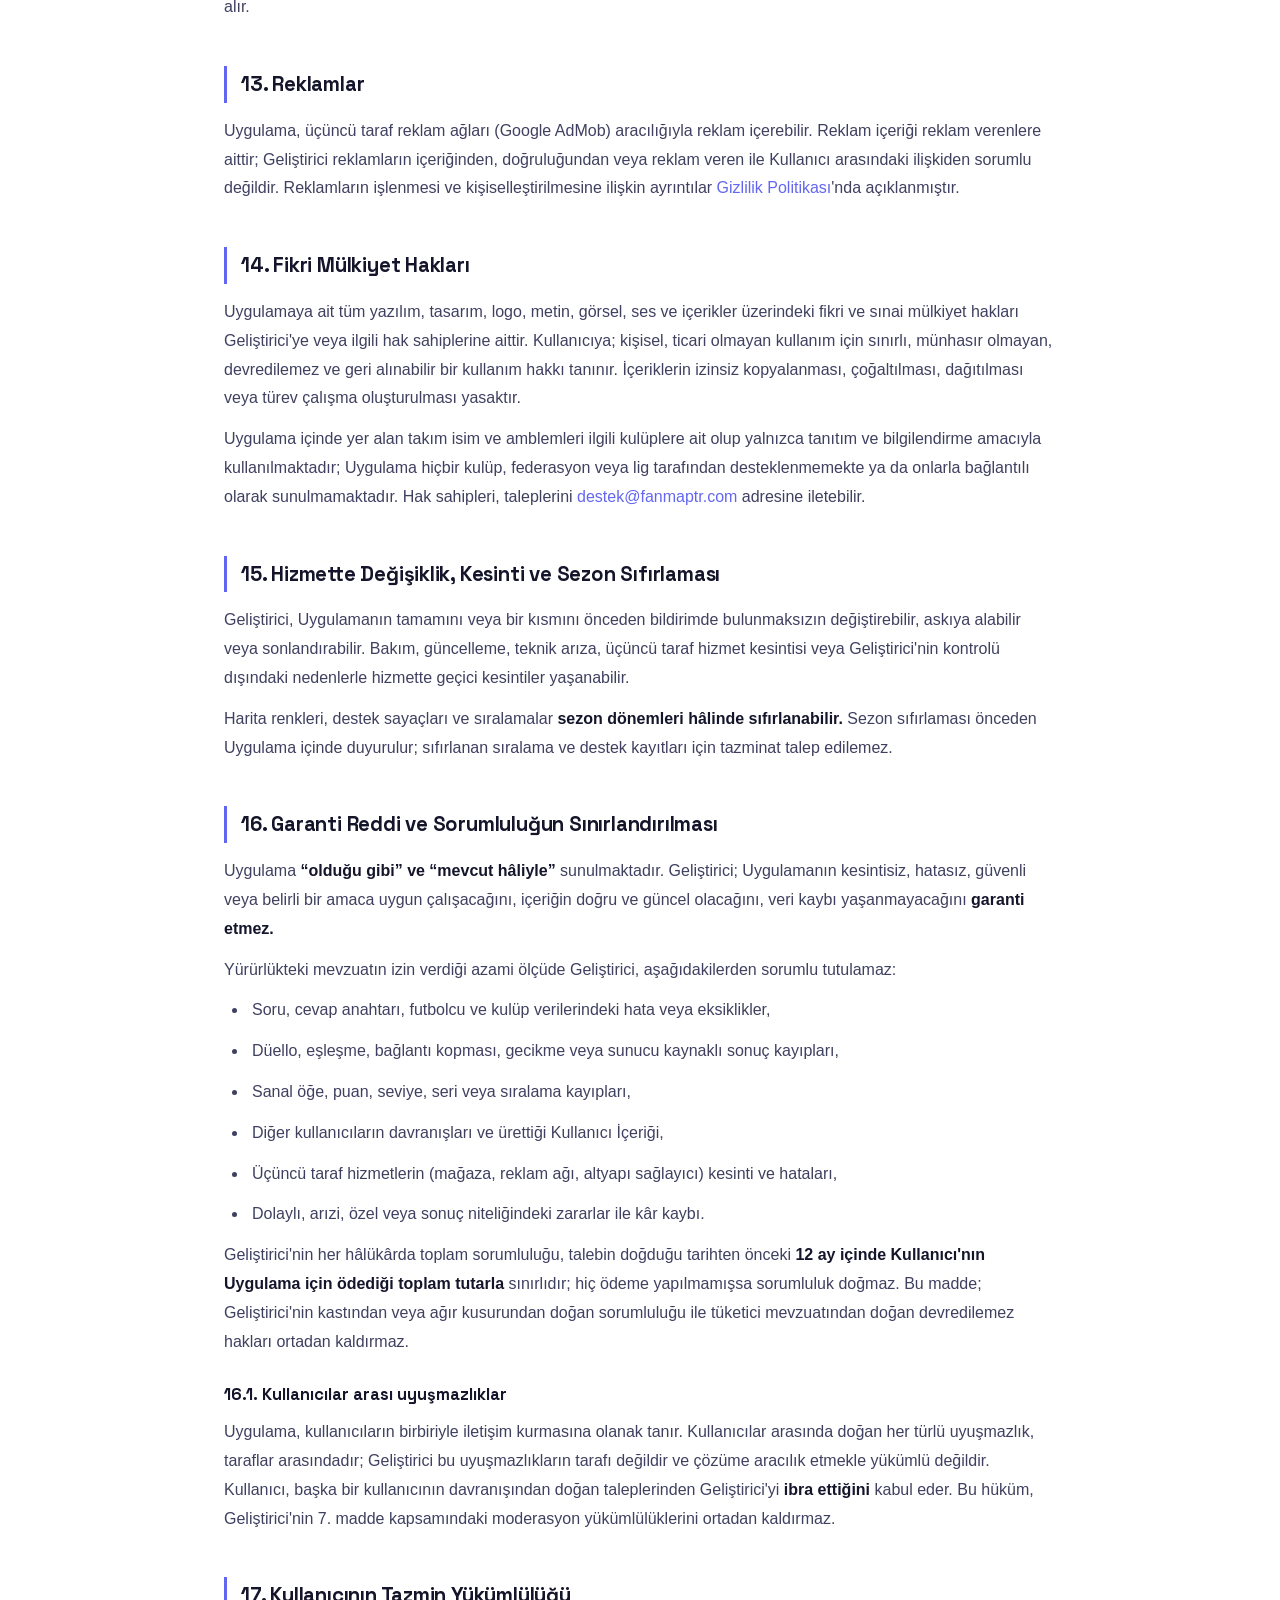
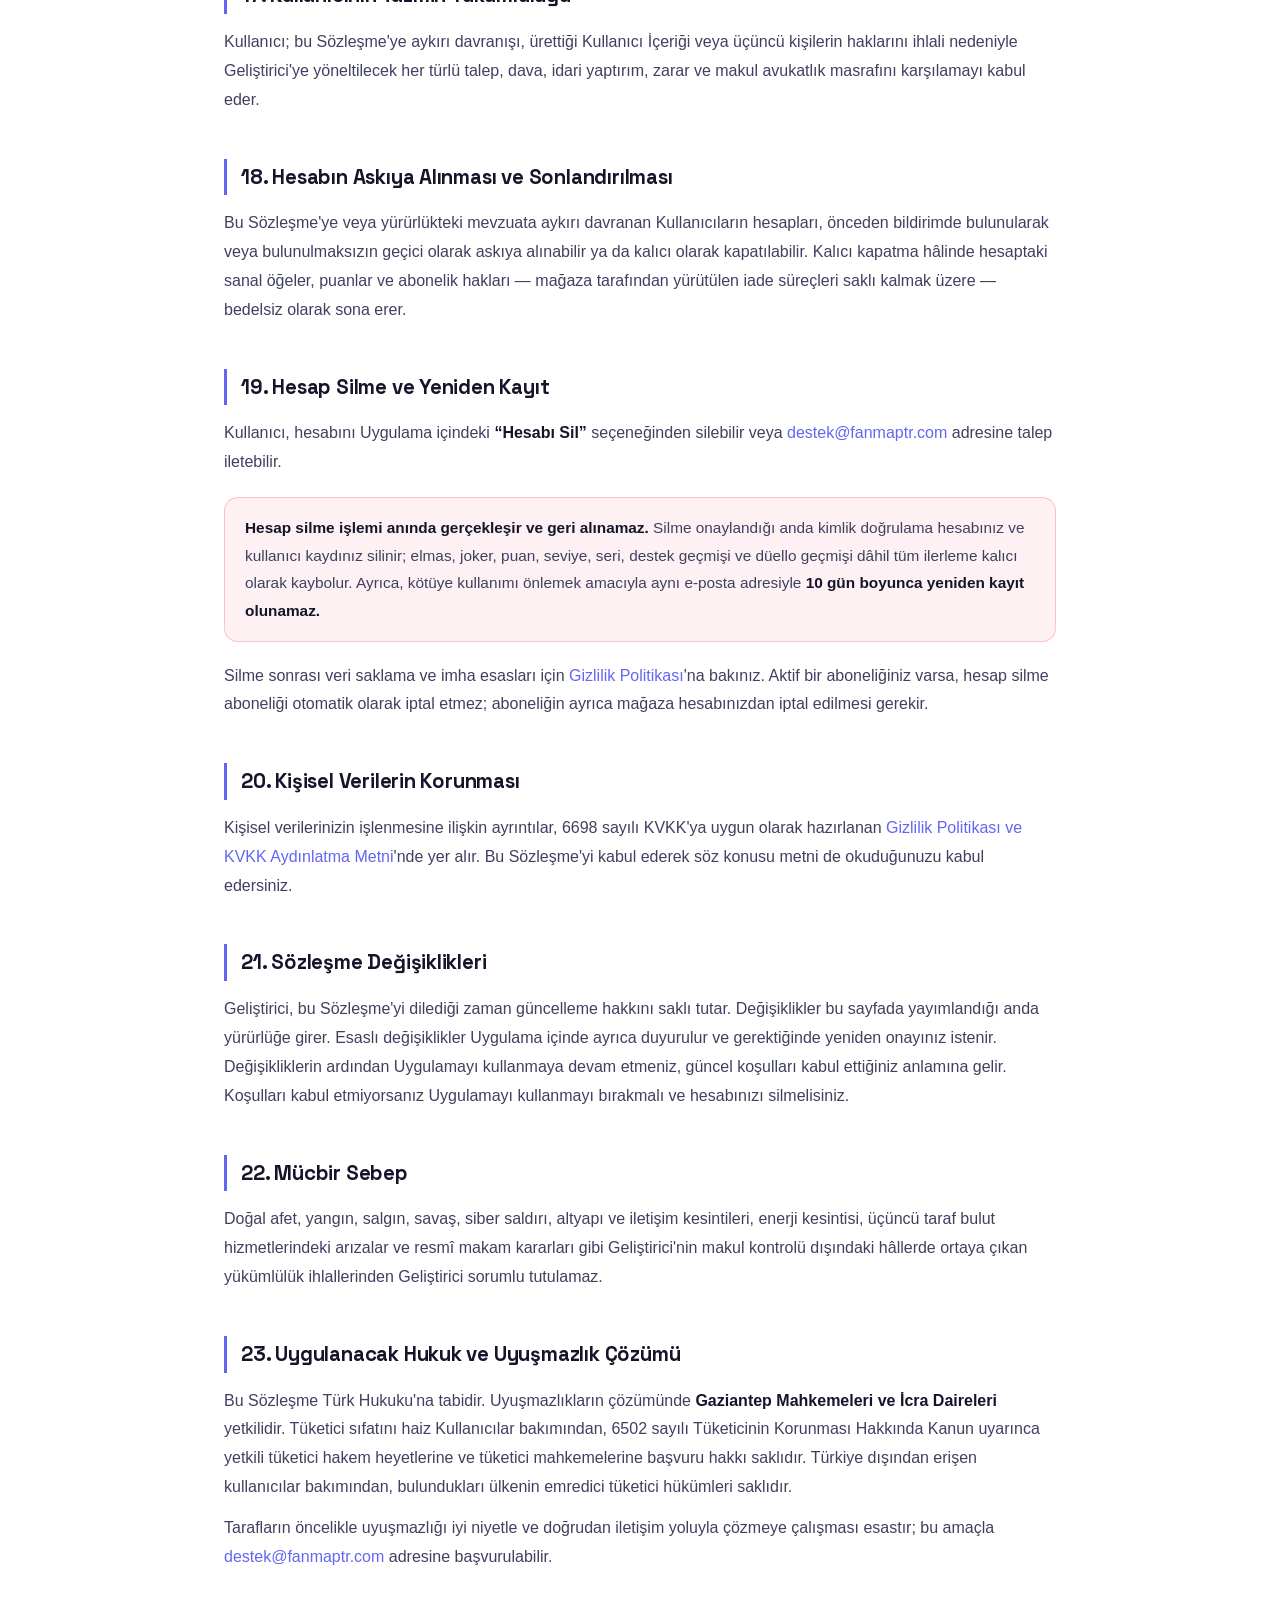
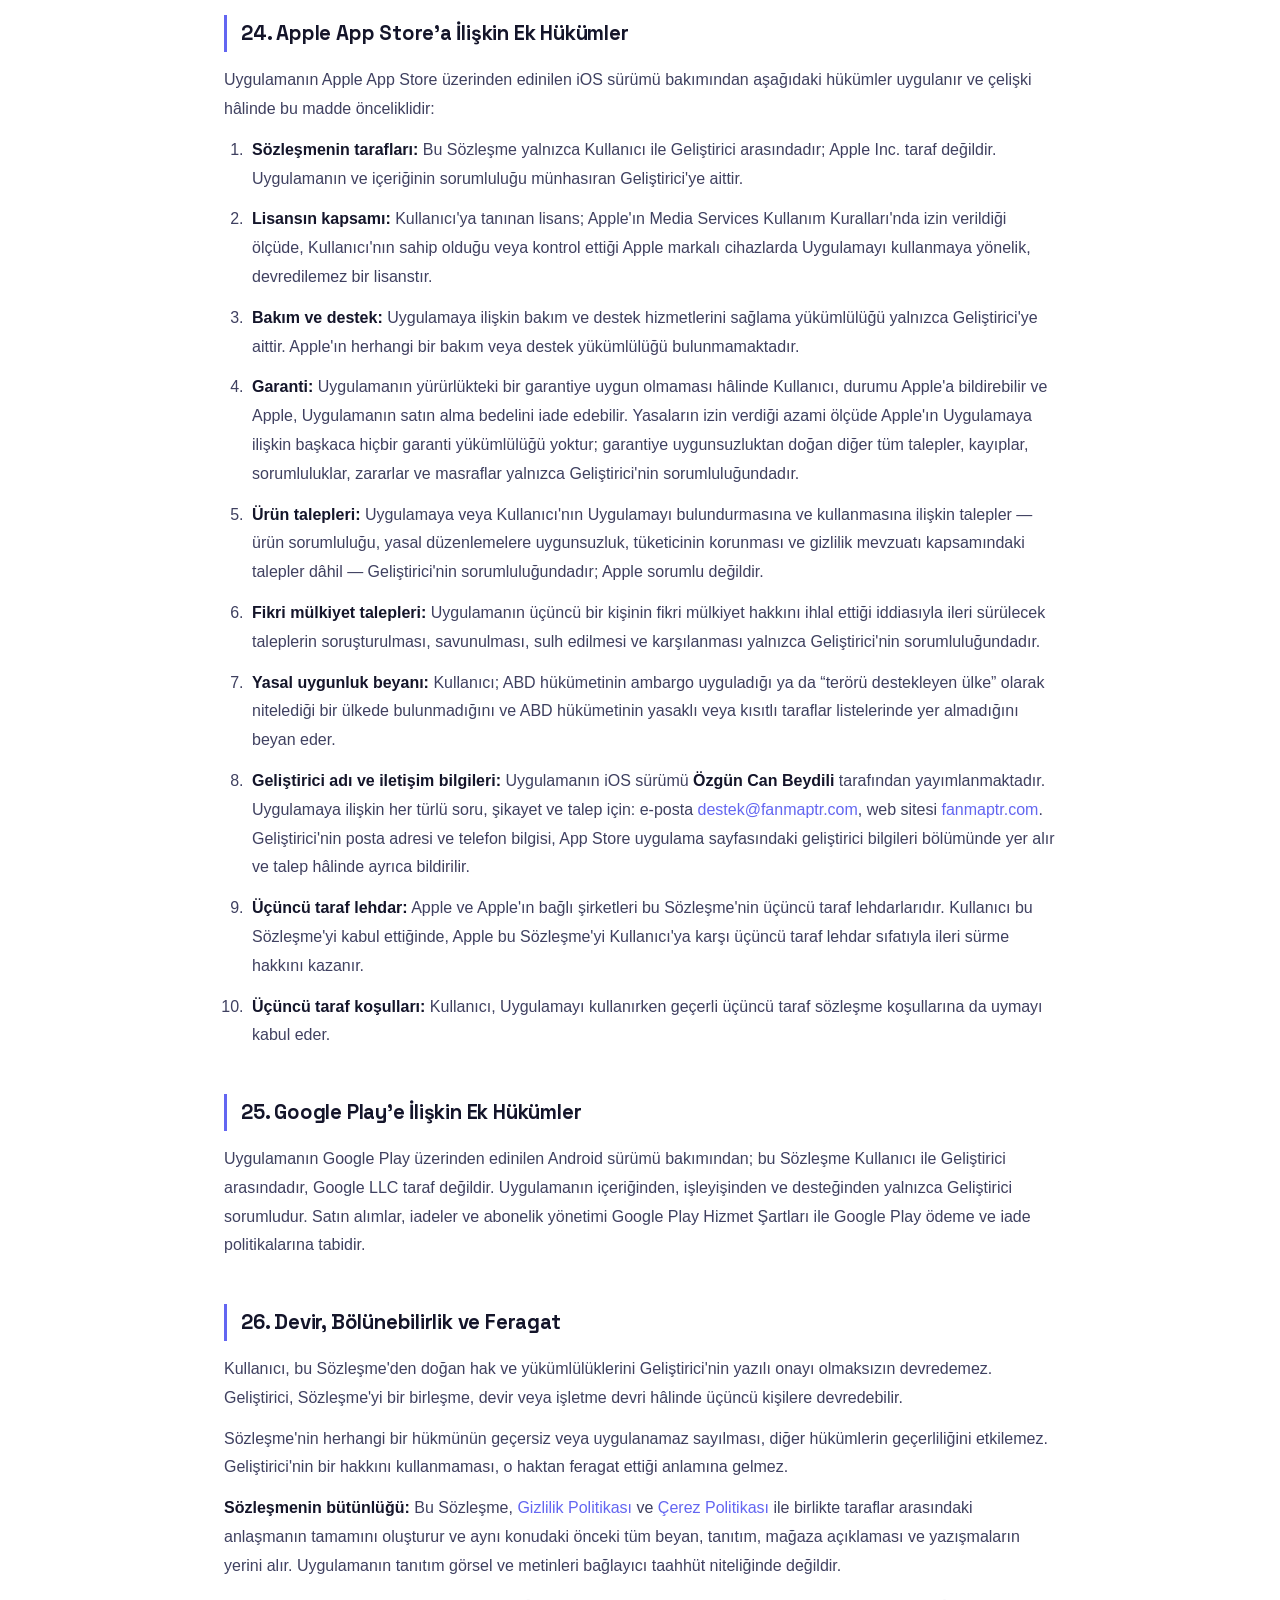
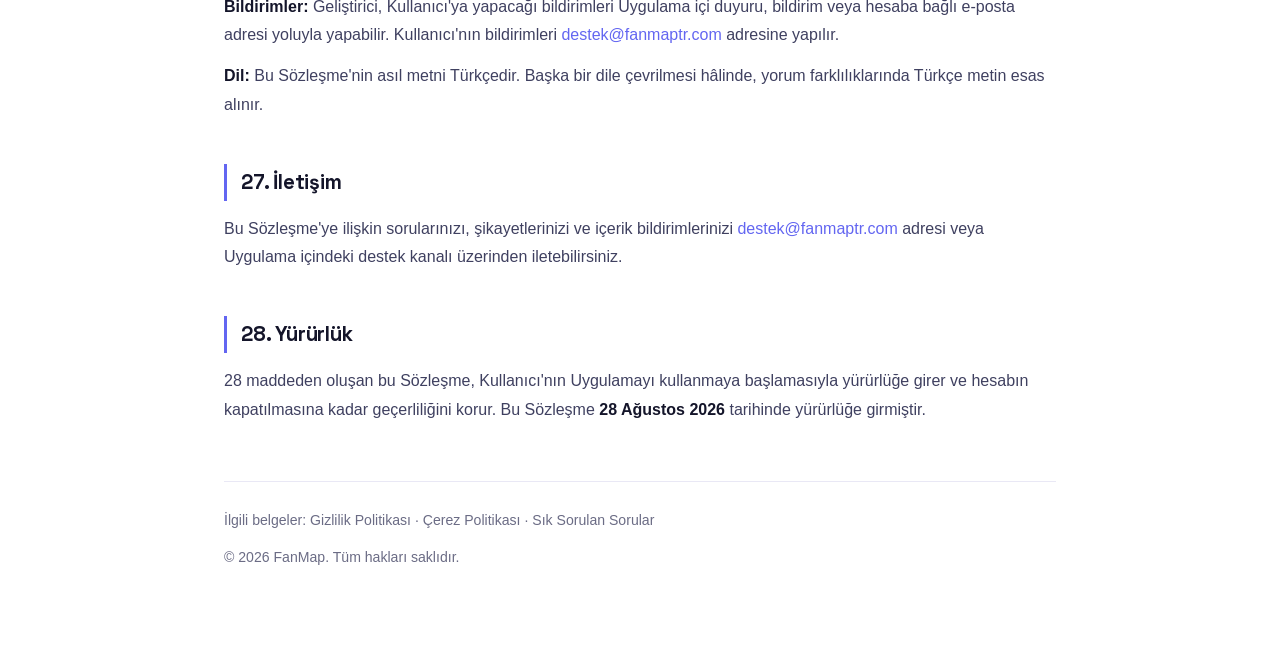
<file: terms-of-service.html>
<!DOCTYPE html>
<html lang="tr">
<head>
    <meta charset="UTF-8">
    <meta name="viewport" content="width=device-width, initial-scale=1.0">
    <title>Kullanım Koşulları - FanMap</title>
    <meta name="description" content="FanMap uygulaması kullanım koşulları, kullanıcı sözleşmesi, topluluk kuralları ve abonelik şartları.">
    <link rel="icon" type="image/png" href="favicon-32.png" sizes="32x32">
    <link rel="icon" type="image/png" href="favicon-16.png" sizes="16x16">
    <link rel="apple-touch-icon" href="apple-touch-icon.png">
    <meta name="theme-color" content="#6366f1">
    <link rel="canonical" href="https://fanmaptr.com/terms-of-service.html">
    <meta property="og:title" content="Kullanım Koşulları — FanMap">
    <meta property="og:description" content="FanMap kullanıcı sözleşmesi: topluluk kuralları, abonelik şartları ve sorumluluk hükümleri.">
    <meta property="og:type" content="article">
    <meta property="og:url" content="https://fanmaptr.com/terms-of-service.html">
    <meta property="og:image" content="https://fanmaptr.com/icon-512.png">
    <meta property="og:site_name" content="FanMap">
    <meta property="og:locale" content="tr_TR">
    <meta name="twitter:card" content="summary">
    <meta name="twitter:title" content="Kullanım Koşulları — FanMap">
    <meta name="twitter:description" content="FanMap kullanıcı sözleşmesi: topluluk kuralları, abonelik şartları ve sorumluluk hükümleri.">
    <meta name="twitter:image" content="https://fanmaptr.com/icon-512.png">
    <link rel="stylesheet" href="fonts/space-grotesk.css">
    <style>
        * { margin: 0; padding: 0; box-sizing: border-box; }
        :root {
            --ink: #14152a; --ink-soft: #3f4060; --muted: #6b6c85;
            --bg: #ffffff; --bg-soft: #f7f7fc; --line: #e9e8f5;
            --accent: #6366f1; --accent-soft: rgba(99,102,241,.1);
            --danger: #e11d48;
            --font: 'Space Grotesk', -apple-system, BlinkMacSystemFont, 'Segoe UI', Roboto, sans-serif;
            --body: -apple-system, BlinkMacSystemFont, 'Segoe UI', Roboto, sans-serif;
        }
        html { scroll-behavior: smooth; }
        body {
            font-family: var(--body); background: var(--bg); color: var(--ink-soft);
            line-height: 1.8; -webkit-font-smoothing: antialiased;
        }
        .topbar {
            position: sticky; top: 0; z-index: 10;
            background: rgba(255,255,255,.85); backdrop-filter: saturate(180%) blur(12px);
            border-bottom: 1px solid var(--line);
        }
        .topbar-in { max-width: 880px; margin: 0 auto; padding: 0 24px; height: 64px; display: flex; align-items: center; justify-content: space-between; }
        .brand { display: flex; align-items: center; gap: 10px; font-family: var(--font); font-weight: 700; color: var(--ink); text-decoration: none; font-size: 1.1rem; }
        .brand img { width: 30px; height: 30px; border-radius: 8px; }
        .topbar .home { color: var(--muted); text-decoration: none; font-size: .9rem; font-weight: 500; }
        .topbar .home:hover { color: var(--accent); }
        .container { max-width: 880px; margin: 0 auto; padding: 44px 24px 80px; }
        .doc-head { border-bottom: 1px solid var(--line); padding-bottom: 26px; margin-bottom: 10px; }
        h1 { font-family: var(--font); font-size: clamp(1.7rem, 4vw, 2.2rem); color: var(--ink); letter-spacing: -0.02em; margin-bottom: 10px; }
        .date { color: var(--muted); font-size: 0.9rem; }
        .lead { color: var(--ink-soft); margin-top: 20px; font-size: 1.02rem; }
        h2 {
            font-family: var(--font); color: var(--ink); font-size: 1.28rem; letter-spacing: -0.01em;
            margin-top: 44px; margin-bottom: 14px; padding-left: 14px; border-left: 3px solid var(--accent);
            scroll-margin-top: 84px;
        }
        h3 { font-family: var(--font); color: var(--ink); font-size: 1.03rem; margin-top: 24px; margin-bottom: 8px; }
        p, li { margin-bottom: 12px; }
        ul, ol { padding-left: 24px; margin-bottom: 12px; }
        li { padding-left: 4px; }
        strong { color: var(--ink); }
        a { color: var(--accent); text-decoration: none; font-weight: 500; }
        a:hover { text-decoration: underline; }
        .note {
            background: var(--accent-soft); border: 1px solid rgba(99,102,241,.25);
            border-radius: 14px; padding: 16px 20px; margin: 20px 0; font-size: 0.96rem;
        }
        .note :last-child { margin-bottom: 0; }
        .warn {
            background: rgba(225,29,72,.06); border: 1px solid rgba(225,29,72,.22);
            border-radius: 14px; padding: 16px 20px; margin: 20px 0; font-size: 0.96rem;
        }
        .warn :last-child { margin-bottom: 0; }
        .toc { background: var(--bg-soft); border: 1px solid var(--line); border-radius: 16px; padding: 20px 24px; margin: 28px 0 8px; }
        .toc h2 { margin: 0 0 12px; padding: 0; border: none; font-size: .92rem; letter-spacing: .06em; text-transform: uppercase; color: var(--muted); }
        .toc ol { columns: 2; column-gap: 32px; padding-left: 20px; margin: 0; font-size: .93rem; }
        .toc li { margin-bottom: 6px; break-inside: avoid; }
        @media (max-width: 640px) { .toc ol { columns: 1; } }
        .table-wrap { overflow-x: auto; border: 1px solid var(--line); border-radius: 14px; margin: 16px 0; }
        table { width: 100%; border-collapse: collapse; font-size: 0.94rem; }
        th, td { text-align: left; padding: 12px 14px; border-bottom: 1px solid var(--line); vertical-align: top; }
        tr:last-child td { border-bottom: none; }
        th { color: var(--ink); font-weight: 600; font-family: var(--font); background: var(--bg-soft); }
        footer { border-top: 1px solid var(--line); margin-top: 56px; padding-top: 26px; color: var(--muted); font-size: 0.88rem; }
        footer a { color: var(--muted); }
        footer a:hover { color: var(--accent); }

        /* Erişilebilirlik: klavye odağı her zaman görünür olmalı. */
        a:focus-visible, button:focus-visible, summary:focus-visible {
            outline: 3px solid var(--accent); outline-offset: 3px; border-radius: 6px;
        }
        /* Hareket azaltma tercihi: yumuşak kaydırma ve geçişler kapanır. */
        @media (prefers-reduced-motion: reduce) {
            html { scroll-behavior: auto; }
            *, *::before, *::after {
                animation-duration: .001ms !important; animation-iteration-count: 1 !important;
                transition-duration: .001ms !important; scroll-behavior: auto !important;
            }
        }

        /* 320 px'e kadar taşma güvenliği: uzun e-posta/URL satırı kutuyu kırmasın. */
        p, li, td, th, dd { overflow-wrap: break-word; }
    </style>
</head>
<body>
    <div class="topbar">
        <div class="topbar-in">
            <a href="index.html" class="brand"><img src="icon-192.png" alt="FanMap" width="30" height="30"> FanMap</a>
            <a href="index.html" class="home">← Ana Sayfa</a>
        </div>
    </div>

    <div class="container">
        <div class="doc-head">
            <h1>Kullanım Koşulları ve Kullanıcı Sözleşmesi</h1>
            <p class="date">Son güncelleme: 28 Ağustos 2026 · Sürüm 1.0</p>
            <p class="lead">
                Bu Kullanıcı Sözleşmesi (“Sözleşme”), <strong>FanMap</strong> mobil
                uygulamasının (“Uygulama”) iOS ve Android sürümlerinin kullanım koşullarını
                düzenler. Uygulamayı indirerek, hesap oluşturarak veya kullanarak bu
                Sözleşme'yi ve <a href="privacy-policy.html">Gizlilik Politikası</a>'nı
                okuduğunuzu, anladığınızı ve kabul ettiğinizi beyan edersiniz. Koşulları
                kabul etmiyorsanız lütfen Uygulamayı kullanmayınız.
            </p>
        </div>

        <nav class="toc" aria-label="İçindekiler">
            <h2>İçindekiler</h2>
            <ol>
                <li><a href="#m1">Taraflar ve Geliştirici Kimliği</a></li>
                <li><a href="#m2">Tanımlar</a></li>
                <li><a href="#m3">Hizmetin Tanımı</a></li>
                <li><a href="#m4">Üyelik, Hesap ve Yaş Sınırı</a></li>
                <li><a href="#m5">Kullanıcı Adı, Profil ve Grup Adları</a></li>
                <li><a href="#m6">Kullanıcı İçeriği ve Topluluk Kuralları</a></li>
                <li><a href="#m7">İçerik Denetimi, Şikayet ve Engelleme</a></li>
                <li><a href="#m8">Yasak Davranışlar ve Oyun Bütünlüğü</a></li>
                <li><a href="#m9">Oyun İçeriğinin Doğruluğu; Quiz ve Düellolar</a></li>
                <li><a href="#m10">Sanal Öğeler ve Oyun İçi Ekonomi</a></li>
                <li><a href="#m11">Uygulama İçi Satın Alımlar</a></li>
                <li><a href="#m12">Otomatik Yenilenen Abonelikler</a></li>
                <li><a href="#m13">Reklamlar</a></li>
                <li><a href="#m14">Fikri Mülkiyet Hakları</a></li>
                <li><a href="#m15">Hizmette Değişiklik, Kesinti ve Sezon Sıfırlaması</a></li>
                <li><a href="#m16">Garanti Reddi ve Sorumluluğun Sınırlandırılması</a></li>
                <li><a href="#m17">Kullanıcının Tazmin Yükümlülüğü</a></li>
                <li><a href="#m18">Hesabın Askıya Alınması ve Sonlandırılması</a></li>
                <li><a href="#m19">Hesap Silme ve Yeniden Kayıt</a></li>
                <li><a href="#m20">Kişisel Verilerin Korunması</a></li>
                <li><a href="#m21">Sözleşme Değişiklikleri</a></li>
                <li><a href="#m22">Mücbir Sebep</a></li>
                <li><a href="#m23">Uygulanacak Hukuk ve Uyuşmazlık Çözümü</a></li>
                <li><a href="#m24">Apple App Store'a İlişkin Ek Hükümler</a></li>
                <li><a href="#m25">Google Play'e İlişkin Ek Hükümler</a></li>
                <li><a href="#m26">Devir, Bölünebilirlik ve Feragat</a></li>
                <li><a href="#m27">İletişim</a></li>
                <li><a href="#m28">Yürürlük</a></li>
            </ol>
        </nav>

        <h2 id="m1">1. Taraflar ve Geliştirici Kimliği</h2>
        <p>
            Bu Uygulama bireysel yazılım geliştiricileri tarafından yönetilmektedir.
            iOS sürümü <strong>Özgün Can Beydili</strong>, Android sürümü ise
            <strong>Mustafa Yalçın Canbay</strong> adına yayınlanmaktadır (birlikte
            “Geliştirici”). Bu Sözleşme, Geliştirici ile Uygulamayı kullanan gerçek kişi
            (“Kullanıcı”) arasında kurulur.
        </p>
        <p>
            Bu Sözleşme <strong>yalnızca Kullanıcı ile Geliştirici arasındadır.</strong>
            Apple Inc. ve Google LLC bu Sözleşme'nin tarafı değildir; Uygulamanın içeriğinden,
            işleyişinden veya Uygulama kaynaklı taleplerden sorumlu değildir. Uygulama mağazası
            kaynaklı özel hükümler için 24. ve 25. maddelere bakınız.
        </p>

        <h2 id="m2">2. Tanımlar</h2>
        <ul>
            <li><strong>Uygulama:</strong> FanMap adlı mobil oyun uygulaması, sunucu tarafı hizmetleri ve tüm özellikleri.</li>
            <li><strong>Kullanıcı:</strong> Uygulamayı indiren ve kullanan gerçek kişi.</li>
            <li><strong>Hesap:</strong> Kullanıcının Google veya Apple ile kimlik doğrulaması sonucu oluşan üyelik.</li>
            <li><strong>Sanal Öğe:</strong> Elmas, joker, enerji, avatar ve benzeri, yalnızca Uygulama içinde kullanılabilen dijital öğeler.</li>
            <li><strong>Kullanıcı İçeriği:</strong> Kullanıcı tarafından oluşturulan veya seçilen; kullanıcı adı, profil bilgileri, grup (klan) adı, etiketi, açıklaması, grup görevi metinleri, grup sohbeti mesajları, düello sırasında gönderilen emoji tepkileri ve diğer kullanıcılara görünen her türlü veri.</li>
            <li><strong>Grup (Klan):</strong> Kullanıcıların kurabildiği veya katılabildiği, kendi sohbet kanalı bulunan topluluk.</li>
            <li><strong>Abonelik:</strong> Uygulama içindeki reklamların bir bölümünü kaldıran, otomatik yenilenen ücretli hizmet.</li>
            <li><strong>Mağaza:</strong> Apple App Store veya Google Play.</li>
        </ul>

        <h2 id="m3">3. Hizmetin Tanımı</h2>
        <p>
            FanMap, Türkiye haritası üzerinde 81 ilde futbol taraftarlarının dağılımını
            gösteren, iOS ve Android platformlarında sunulan bir mobil oyun uygulamasıdır.
            Kullanıcılar; futbol soruları içeren quizleri çözebilir, şehirlerinde takımlarını
            destekleyerek harita renklerini etkileyebilir, XOX ve 3-2-1 düello modlarında
            diğer kullanıcılarla veya yapay zekâ destekli rakiplerle (bot) karşılaşabilir,
            grup (klan) kurabilir veya gruplara katılabilir, grup sohbetini kullanabilir,
            arkadaş ekleyebilir, seviye atlayabilir, günlük giriş serisi ve davet ödülleri
            kazanabilir ve sıralamalarda yer alabilir.
        </p>
        <p>
            Uygulama bir <strong>eğlence ve bilgi oyunudur</strong>. Şans oyunu, bahis veya
            kumar hizmeti değildir; Uygulama içinde kazanılan hiçbir öğe gerçek para,
            para benzeri değer veya maddi ödül teşkil etmez.
        </p>
        <p>
            Geliştirici, Uygulamanın içerik ve özelliklerini önceden bildirimde bulunmaksızın
            güncelleme, değiştirme, sınırlandırma veya sonlandırma hakkını saklı tutar.
        </p>

        <h2 id="m4">4. Üyelik, Hesap ve Yaş Sınırı</h2>
        <p>
            Uygulamayı kullanmak için Google veya Apple hesabınız üzerinden kimlik doğrulaması
            yaparak kayıt olmanız gerekir. Kullanıcı, hesap bilgilerinin gizliliğinden ve
            hesabı üzerinden gerçekleştirilen tüm işlemlerden bizzat sorumludur.
        </p>
        <p>
            Kullanıcı, <strong>en az 13 yaşında</strong> olduğunu; 13-18 yaş aralığındaysa
            Uygulamayı yasal temsilcisinin bilgisi ve izniyle kullandığını kabul ve beyan eder.
            Uygulama, ilgili mağazanın yaş derecelendirmesi kapsamında kullanıcılar arası
            mesajlaşma ve sohbet özellikleri içerir; yasal temsilcilerin bu özellikleri
            dikkate alması beklenir.
        </p>
        <p>
            Her Kullanıcı yalnızca bir hesap açabilir. Verilen bilgilerin doğru ve güncel
            olması esastır; yanlış veya yanıltıcı bilgi, hesabın askıya alınması sebebidir.
        </p>

        <h2 id="m5">5. Kullanıcı Adı, Profil ve Grup Adları</h2>
        <p>
            Kullanıcı adı, grup adı, grup etiketi ve grup açıklaması diğer kullanıcılara açık
            biçimde görünür. Bu alanlar; hakaret, küfür, cinsel içerik, nefret söylemi,
            ayrımcılık, şiddet çağrısı, yasa dışı içerik, reklam/spam, başka bir kişi, kulüp,
            marka veya Uygulama yetkilisi ile karıştırılmaya elverişli ifadeler içeremez.
        </p>
        <p>
            Geliştirici, bu alanlar üzerinde <strong>otomatik içerik filtresi</strong>
            uygular ve kurallara aykırı bulduğu adları önceden bildirimde bulunmaksızın
            reddedebilir, değiştirebilir veya kaldırabilir. Kullanıcı adı üzerinde
            Kullanıcı'ya mülkiyet hakkı tanınmaz; hesap silindiğinde ad yeniden kullanıma açılır.
        </p>

        <h2 id="m6">6. Kullanıcı İçeriği ve Topluluk Kuralları</h2>
        <p>
            Uygulama, kullanıcıların birbirine görünen içerik üretmesine ve iletişim kurmasına
            olanak tanır (grup sohbeti, grup görevleri, profil ve ad alanları, düello emoji
            tepkileri). Kullanıcı İçeriğinden <strong>münhasıran onu oluşturan Kullanıcı
            sorumludur.</strong>
        </p>

        <h3>6.1. Lisans</h3>
        <p>
            Kullanıcı, oluşturduğu Kullanıcı İçeriği üzerindeki hakları kendisinde kalmak
            kaydıyla; Geliştirici'ye, bu içeriği Uygulamanın işletilmesi amacıyla saklama,
            çoğaltma, diğer kullanıcılara iletme ve gösterme konusunda dünya çapında,
            bedelsiz, devredilebilir ve alt lisans verilebilir bir kullanım hakkı tanır.
            Bu lisans, içerik kaldırıldığında veya hesap silindiğinde — teknik yedekler ve
            hukuki saklama yükümlülükleri saklı kalmak üzere — sona erer.
        </p>

        <h3>6.2. Yasaklanan içerik ve davranışlar</h3>
        <p>Aşağıdaki içerik ve davranışlar <strong>kesinlikle yasaktır</strong>:</p>
        <ul>
            <li>Hakaret, taciz, tehdit, zorbalık, ısrarlı rahatsız etme,</li>
            <li>Nefret söylemi; ırk, etnik köken, milliyet, din, cinsiyet, cinsel yönelim, engellilik veya benzeri temellerde ayrımcılık,</li>
            <li>Cinsel içerik, müstehcenlik, çocukların istismarına ilişkin her türlü içerik,</li>
            <li>Şiddet övgüsü, şiddete veya suça teşvik, terör propagandası,</li>
            <li>Yasa dışı mal ve hizmet tanıtımı, kumar ve bahis yönlendirmesi,</li>
            <li>Kişisel verilerin izinsiz paylaşılması (telefon, adres, kimlik, özel görüntü vb.),</li>
            <li>Başka bir kişi, kulüp, marka, kurum veya Uygulama yetkilisi gibi davranmak,</li>
            <li>Spam, zincir mesaj, istenmeyen reklam, dolandırıcılık, kimlik avı (phishing),</li>
            <li>Zararlı yazılım, bağlantı veya kod paylaşımı,</li>
            <li>Üçüncü kişilerin fikri mülkiyet haklarını ihlal eden içerik.</li>
        </ul>

        <h3>6.3. Sıfır tolerans</h3>
        <div class="warn">
            <p>
                <strong>Geliştirici, rahatsız edici içeriğe ve suistimalci kullanıcılara karşı
                sıfır tolerans politikası uygular.</strong> Bu maddeye aykırı içerik, tespit
                edildiğinde veya bildirildiğinde <strong>24 saat içinde</strong> incelenir ve
                aykırılığın tespiti hâlinde içerik kaldırılır; içeriği üreten Kullanıcı'nın
                hesabı, ihlalin ağırlığına göre uyarılır, süreli olarak kısıtlanır ya da
                <strong>kalıcı olarak kapatılır.</strong> Ağır ihlallerde uyarı yapılmaksızın
                doğrudan kalıcı kapatma uygulanır.
            </p>
        </div>

        <h2 id="m7">7. İçerik Denetimi, Şikayet ve Engelleme</h2>

        <h3>7.1. Otomatik filtre</h3>
        <p>
            Kullanıcı adları, grup adları ve sohbet mesajları otomatik bir içerik filtresinden
            geçirilir; filtre tarafından yakalanan içerik yayımlanmaz. Filtre yardımcı bir
            araçtır ve her ihlali yakalayacağı garanti edilmez.
        </p>

        <h3>7.2. Şikayet (bildirme)</h3>
        <p>
            Her Kullanıcı, rahatsız edici bulduğu bir mesajı veya kullanıcıyı, ilgili
            içeriğin yanında yer alan <strong>“Şikayet Et”</strong> seçeneğiyle
            bildirebilir. Bildirim,
            içeriğin kendisi, gönderen kullanıcı ve zaman bilgisiyle birlikte Geliştirici'ye
            iletilir. Alternatif olarak
            <a href="mailto:destek@fanmaptr.com">destek@fanmaptr.com</a> adresine bildirim
            yapılabilir.
        </p>

        <h3>7.3. İnceleme süresi ve sonuçları</h3>
        <p>
            Geliştirici, kendisine ulaşan her şikayeti <strong>en geç 24 saat içinde</strong>
            değerlendirir. İnceleme sonucunda:
        </p>
        <ul>
            <li>Aykırı içerik Uygulamadan kaldırılır,</li>
            <li>İçeriği üreten Kullanıcı uyarılır, kısıtlanır veya hesabı kapatılarak Uygulamadan çıkarılır,</li>
            <li>Suç teşkil eden hâllerde yetkili makamlara bildirim yapılabilir.</li>
        </ul>

        <h3>7.4. Kullanıcıyı engelleme</h3>
        <p>
            Her Kullanıcı, dilediği kullanıcıyı Uygulama içinden <strong>engelleyebilir.</strong>
            Engelleme ile birlikte engellenen kullanıcının içeriği engelleyen Kullanıcı'nın
            akışından anında kaldırılır, taraflar arasında arkadaşlık ve düello daveti
            gönderimi durur. Engelleme kaydı Geliştirici'ye iletilir ve moderasyon
            değerlendirmesinde dikkate alınır. Engel, Kullanıcı tarafından dilediği zaman
            kaldırılabilir.
        </p>

        <h3>7.5. İtiraz</h3>
        <p>
            Hakkında işlem uygulanan Kullanıcı,
            <a href="mailto:destek@fanmaptr.com">destek@fanmaptr.com</a> adresine başvurarak
            karara itiraz edebilir. İtirazlar makul sürede değerlendirilir; Geliştirici'nin
            kararı nihaidir.
        </p>

        <h3>7.6. Ön denetim yükümlülüğü bulunmaması</h3>
        <p>
            Geliştirici, Kullanıcı İçeriğini yayımlanmadan önce genel olarak izlemek veya
            denetlemekle yükümlü değildir; bu yöndeki bir hakkın kullanılmaması, sonraki
            denetim hakkından feragat sayılmaz. Geliştirici, gerekçe göstermeksizin herhangi
            bir Kullanıcı İçeriğini kaldırma hakkını saklı tutar.
        </p>

        <h2 id="m8">8. Yasak Davranışlar ve Oyun Bütünlüğü</h2>
        <p>Kullanıcı, Uygulamayı kullanırken aşağıdaki kurallara uymayı kabul eder:</p>
        <ul>
            <li>Doğru ve güncel bilgi sağlamak, hesap güvenliğini korumak,</li>
            <li>Quiz ve düellolarda hile yapmamak; bot, otomasyon, betik, değiştirilmiş istemci, hafıza düzenleyici veya benzeri araçlar kullanmamak,</li>
            <li>Haksız avantaj sağlamak amacıyla birden fazla hesap oluşturmamak, hesap alıp satmamak, devretmemek veya paylaşmamak,</li>
            <li>Davet, ödül, sıralama, grup görevi ve sezon mekaniklerini amacı dışında veya anlaşmalı biçimde istismar etmemek,</li>
            <li>Sunucu altyapısına otomatik veya aşırı istek göndermemek, API'leri yetkisiz kullanmamak,</li>
            <li>Uygulamanın güvenliğini tehlikeye atacak, tersine mühendislik yapacak, kaynak koda erişmeye çalışacak veya sistemlere yetkisiz erişim sağlayacak eylemlerde bulunmamak,</li>
            <li>Yürürlükteki mevzuata ve üçüncü kişilerin haklarına aykırı davranmamak.</li>
        </ul>
        <p>
            Geliştirici, hile veya istismar tespit ettiği hesapların puanlarını, sıralamalarını,
            sanal öğelerini ve ödüllerini <strong>geri alma, sıfırlama veya iptal etme</strong>
            hakkına sahiptir. Bu işlemler için Kullanıcı'ya herhangi bir bedel iadesi veya
            tazminat yapılmaz.
        </p>

        <h2 id="m9">9. Oyun İçeriğinin Doğruluğu; Quiz ve Düellolar</h2>

        <h3>9.1. Soru ve futbolcu verilerinde hata payı</h3>
        <div class="warn">
            <p>
                Uygulamadaki sorular, cevap anahtarları, futbolcu bilgileri, kulüp ve transfer
                verileri kamuya açık kaynaklardan derlenmektedir ve
                <strong>hata, eksiklik, güncel olmama veya tutarsızlık içerebilir.</strong>
                Geliştirici bu verilerin doğruluğunu, güncelliğini veya eksiksizliğini
                <strong>garanti etmez</strong> ve hatalı bir soru, cevap veya veri nedeniyle
                doğabilecek hiçbir zarardan sorumlu değildir.
            </p>
        </div>
        <p>
            Bir sorunun doğru cevabı, Uygulamanın veri tabanında kayıtlı cevaptır. Kullanıcı,
            hatalı bulduğu soruyu Uygulama içindeki soru bildirme seçeneğiyle iletebilir;
            Geliştirici bildirimleri değerlendirir ve gerekli gördüğü düzeltmeleri yapar.
            Ancak Kullanıcı, hatalı soru veya veri nedeniyle
            <strong>kaybettiği enerji, süre, puan, seri, elmas, joker veya sıralama için
            iade, telafi ya da tazminat talep edemeyeceğini</strong> kabul eder. Geliştirici,
            takdir yetkisi kendisinde olmak üzere telafi sağlayabilir; bu, bir yükümlülük
            doğurmaz.
        </p>

        <h3>9.2. Düello ve eşleşme</h3>
        <p>
            XOX ve 3-2-1 düello modları gerçek zamanlı çalışır. Kullanıcı aşağıdakileri kabul eder:
        </p>
        <ul>
            <li>Uygun rakip bulunamadığında Kullanıcı, <strong>yapay zekâ destekli bir rakiple (bot)</strong> eşleştirilebilir,</li>
            <li>İnternet bağlantısının kopması, gecikme (ping), cihaz kaynaklı donma, uygulamanın arka plana alınması veya kapatılması hâlinde maç <strong>hükmen kaybedilmiş sayılabilir</strong>,</li>
            <li>Sunucu bakımı, kesinti veya senkronizasyon sorunları nedeniyle bir maç iptal edilebilir, sonucu değiştirilebilir veya yeniden hesaplanabilir,</li>
            <li>Eşleşme süresi, rakip seçimi ve zorluk dengesi Geliştirici tarafından belirlenir ve önceden bildirimde bulunulmaksızın değiştirilebilir.</li>
        </ul>
        <p>
            Bu hâllerde kaybedilen enerji, giriş bedeli, puan veya ödül için iade ya da
            tazminat talep edilemez.
        </p>

        <h3>9.3. Sıralamalar ve ödüller</h3>
        <p>
            Sıralama tabloları ve destek sayaçları belirli aralıklarla hesaplanır ve anlık
            olmayabilir. Geliştirici; hatalı, hileli veya teknik arıza kaynaklı kayıtları
            düzeltme, sıralamaları yeniden hesaplama veya sıfırlama hakkına sahiptir.
            Sıralamalara bağlı ödüller Uygulama içi sanal öğelerle sınırlıdır; nakit veya
            nakde çevrilebilir hiçbir ödül taahhüt edilmez.
        </p>

        <h2 id="m10">10. Sanal Öğeler ve Oyun İçi Ekonomi</h2>
        <p>
            Uygulama içinde elmas, joker, enerji ve avatar gibi sanal öğeler bulunur. Bu öğeler
            yalnızca Uygulama içinde kullanılabilir; <strong>gerçek para karşılığı bir değeri
            yoktur</strong>, gerçek paraya çevrilemez, üçüncü kişilere satılamaz, devredilemez
            veya Uygulama dışında kullanılamaz. Sanal öğeler üzerinde Kullanıcı'ya mülkiyet
            değil, sınırlı ve geri alınabilir bir <strong>kullanım hakkı</strong> tanınır.
        </p>
        <p>
            Geliştirici, oyun dengesini korumak amacıyla sanal öğelerin miktarını, fiyatını,
            kazanım koşullarını, işlevini veya değerini değiştirme; bir öğeyi kullanımdan
            kaldırma hakkını saklı tutar. Hesap kapatıldığında veya Uygulama sonlandırıldığında
            kullanılmamış sanal öğeler bedelsiz olarak sona erer.
        </p>

        <h2 id="m11">11. Uygulama İçi Satın Alımlar</h2>
        <p>
            Uygulama içi satın alımlar Apple App Store veya Google Play üzerinden gerçekleştirilir
            ve ilgili mağazanın kuralları ile ödeme koşullarına tabidir. Ödeme aracı (kart)
            bilgileriniz Geliştirici tarafından işlenmez veya saklanmaz.
        </p>
        <p>
            Satın alınan sanal öğeler, satın alma tamamlandığı anda hesaba tanımlanır ve
            <strong>anında ifa edilen dijital içerik</strong> niteliğindedir. 6502 sayılı
            Tüketicinin Korunması Hakkında Kanun ve Mesafeli Sözleşmeler Yönetmeliği uyarınca,
            elektronik ortamda anında ifa edilen ve tüketiciye anında teslim edilen gayrimaddi
            mallarda <strong>cayma hakkı bulunmamaktadır.</strong> İade talepleri, satın alımın
            yapıldığı mağazanın (Apple/Google) iade politikaları çerçevesinde değerlendirilir;
            iade kararı ilgili mağazaya aittir.
        </p>

        <h2 id="m12">12. Otomatik Yenilenen Abonelikler</h2>
        <p>
            Uygulama, <strong>“FanMap Reklamsız”</strong> adı altında otomatik yenilenen bir
            abonelik sunar. Abonelik, Uygulama içindeki banner ve geçiş reklamlarını kaldırır.
            Kullanıcının kendi isteğiyle izlediği ödüllü reklamlar (ör. enerji, ek deneme hakkı,
            seri koruma) abonelik süresince de kullanılabilir durumda kalır.
        </p>

        <h3>12.1. Süre ve fiyat</h3>
        <div class="table-wrap">
            <table>
                <tr><th>Abonelik adı</th><td>FanMap Reklamsız</td></tr>
                <tr><th>Süre seçenekleri</th><td>Haftalık, aylık veya yıllık</td></tr>
                <tr><th>Fiyat</th><td>Uygulama içindeki satın alma ekranında ve mağaza sayfasında, yerel para biriminde ve vergiler dâhil olarak gösterilir. Yıllık planda aylık karşılığı bilgi amaçlı gösterilir; tahsilat tek seferde yıllık tutar üzerinden yapılır.</td></tr>
                <tr><th>Ödeme</th><td>Satın alma onaylandığında Apple App Store veya Google Play hesabınızdan tahsil edilir.</td></tr>
            </table>
        </div>

        <h3>12.2. Yenilenme ve iptal</h3>
        <ul>
            <li>Abonelik, <strong>mevcut dönemin bitiminden en az 24 saat önce iptal edilmediği sürece otomatik olarak yenilenir.</strong></li>
            <li>Yenileme bedeli, dönem bitiminden önceki <strong>24 saat içinde</strong> mağaza hesabınızdan tahsil edilir.</li>
            <li>Aboneliğinizi dilediğiniz zaman iptal edebilirsiniz: <strong>iOS'ta</strong> Ayarlar → [adınız] → Abonelikler; <strong>Android'de</strong> Google Play → Profil → Ödemeler ve abonelikler → Abonelikler.</li>
            <li>İptal, içinde bulunulan dönemin <strong>sonunda</strong> yürürlüğe girer; kalan süre için kısmi iade yapılmaz.</li>
            <li>Aboneliğin yönetimi ve iptali Kullanıcı'nın mağaza hesabı üzerinden yapılır; Geliştirici aboneliği Kullanıcı adına iptal edemez.</li>
            <li>Ücretsiz deneme süresi sunulması hâlinde, Kullanıcı aynı ürünü satın aldığında denemenin kullanılmayan kısmı sona erer.</li>
            <li>Fiyat değişikliklerinde ilgili mağazanın bildirim ve onay kuralları uygulanır; onay verilmezse abonelik yenilenmez.</li>
        </ul>
        <p>
            Abonelik satın alma ekranında; aboneliğin adı, süresi, fiyatı ile
            <a href="terms-of-service.html">Kullanım Koşulları</a> ve
            <a href="privacy-policy.html">Gizlilik Politikası</a> bağlantıları yer alır.
        </p>

        <h2 id="m13">13. Reklamlar</h2>
        <p>
            Uygulama, üçüncü taraf reklam ağları (Google AdMob) aracılığıyla reklam içerebilir.
            Reklam içeriği reklam verenlere aittir; Geliştirici reklamların içeriğinden,
            doğruluğundan veya reklam veren ile Kullanıcı arasındaki ilişkiden sorumlu değildir.
            Reklamların işlenmesi ve kişiselleştirilmesine ilişkin ayrıntılar
            <a href="privacy-policy.html">Gizlilik Politikası</a>'nda açıklanmıştır.
        </p>

        <h2 id="m14">14. Fikri Mülkiyet Hakları</h2>
        <p>
            Uygulamaya ait tüm yazılım, tasarım, logo, metin, görsel, ses ve içerikler
            üzerindeki fikri ve sınai mülkiyet hakları Geliştirici'ye veya ilgili hak
            sahiplerine aittir. Kullanıcıya; kişisel, ticari olmayan kullanım için sınırlı,
            münhasır olmayan, devredilemez ve geri alınabilir bir kullanım hakkı tanınır.
            İçeriklerin izinsiz kopyalanması, çoğaltılması, dağıtılması veya türev çalışma
            oluşturulması yasaktır.
        </p>
        <p>
            Uygulama içinde yer alan takım isim ve amblemleri ilgili kulüplere ait olup
            yalnızca tanıtım ve bilgilendirme amacıyla kullanılmaktadır; Uygulama hiçbir kulüp,
            federasyon veya lig tarafından desteklenmemekte ya da onlarla bağlantılı olarak
            sunulmamaktadır. Hak sahipleri, taleplerini
            <a href="mailto:destek@fanmaptr.com">destek@fanmaptr.com</a> adresine iletebilir.
        </p>

        <h2 id="m15">15. Hizmette Değişiklik, Kesinti ve Sezon Sıfırlaması</h2>
        <p>
            Geliştirici, Uygulamanın tamamını veya bir kısmını önceden bildirimde bulunmaksızın
            değiştirebilir, askıya alabilir veya sonlandırabilir. Bakım, güncelleme, teknik
            arıza, üçüncü taraf hizmet kesintisi veya Geliştirici'nin kontrolü dışındaki
            nedenlerle hizmette geçici kesintiler yaşanabilir.
        </p>
        <p>
            Harita renkleri, destek sayaçları ve sıralamalar <strong>sezon dönemleri hâlinde
            sıfırlanabilir.</strong> Sezon sıfırlaması önceden Uygulama içinde duyurulur;
            sıfırlanan sıralama ve destek kayıtları için tazminat talep edilemez.
        </p>

        <h2 id="m16">16. Garanti Reddi ve Sorumluluğun Sınırlandırılması</h2>
        <p>
            Uygulama <strong>“olduğu gibi” ve “mevcut hâliyle”</strong> sunulmaktadır.
            Geliştirici; Uygulamanın kesintisiz, hatasız, güvenli veya belirli bir amaca uygun
            çalışacağını, içeriğin doğru ve güncel olacağını, veri kaybı yaşanmayacağını
            <strong>garanti etmez.</strong>
        </p>
        <p>Yürürlükteki mevzuatın izin verdiği azami ölçüde Geliştirici, aşağıdakilerden sorumlu tutulamaz:</p>
        <ul>
            <li>Soru, cevap anahtarı, futbolcu ve kulüp verilerindeki hata veya eksiklikler,</li>
            <li>Düello, eşleşme, bağlantı kopması, gecikme veya sunucu kaynaklı sonuç kayıpları,</li>
            <li>Sanal öğe, puan, seviye, seri veya sıralama kayıpları,</li>
            <li>Diğer kullanıcıların davranışları ve ürettiği Kullanıcı İçeriği,</li>
            <li>Üçüncü taraf hizmetlerin (mağaza, reklam ağı, altyapı sağlayıcı) kesinti ve hataları,</li>
            <li>Dolaylı, arızi, özel veya sonuç niteliğindeki zararlar ile kâr kaybı.</li>
        </ul>
        <p>
            Geliştirici'nin her hâlükârda toplam sorumluluğu, talebin doğduğu tarihten önceki
            <strong>12 ay içinde Kullanıcı'nın Uygulama için ödediği toplam tutarla</strong>
            sınırlıdır; hiç ödeme yapılmamışsa sorumluluk doğmaz. Bu madde; Geliştirici'nin
            kastından veya ağır kusurundan doğan sorumluluğu ile tüketici mevzuatından doğan
            devredilemez hakları ortadan kaldırmaz.
        </p>

        <h3>16.1. Kullanıcılar arası uyuşmazlıklar</h3>
        <p>
            Uygulama, kullanıcıların birbiriyle iletişim kurmasına olanak tanır.
            Kullanıcılar arasında doğan her türlü uyuşmazlık, taraflar arasındadır;
            Geliştirici bu uyuşmazlıkların tarafı değildir ve çözüme aracılık etmekle
            yükümlü değildir. Kullanıcı, başka bir kullanıcının davranışından doğan
            taleplerinden Geliştirici'yi <strong>ibra ettiğini</strong> kabul eder.
            Bu hüküm, Geliştirici'nin 7. madde kapsamındaki moderasyon yükümlülüklerini
            ortadan kaldırmaz.
        </p>

        <h2 id="m17">17. Kullanıcının Tazmin Yükümlülüğü</h2>
        <p>
            Kullanıcı; bu Sözleşme'ye aykırı davranışı, ürettiği Kullanıcı İçeriği veya
            üçüncü kişilerin haklarını ihlali nedeniyle Geliştirici'ye yöneltilecek her türlü
            talep, dava, idari yaptırım, zarar ve makul avukatlık masrafını karşılamayı kabul eder.
        </p>

        <h2 id="m18">18. Hesabın Askıya Alınması ve Sonlandırılması</h2>
        <p>
            Bu Sözleşme'ye veya yürürlükteki mevzuata aykırı davranan Kullanıcıların hesapları,
            önceden bildirimde bulunularak veya bulunulmaksızın geçici olarak askıya alınabilir
            ya da kalıcı olarak kapatılabilir. Kalıcı kapatma hâlinde hesaptaki sanal öğeler,
            puanlar ve abonelik hakları — mağaza tarafından yürütülen iade süreçleri saklı
            kalmak üzere — bedelsiz olarak sona erer.
        </p>

        <h2 id="m19">19. Hesap Silme ve Yeniden Kayıt</h2>
        <p>
            Kullanıcı, hesabını Uygulama içindeki <strong>“Hesabı Sil”</strong> seçeneğinden
            silebilir veya <a href="mailto:destek@fanmaptr.com">destek@fanmaptr.com</a>
            adresine talep iletebilir.
        </p>
        <div class="warn">
            <p>
                <strong>Hesap silme işlemi anında gerçekleşir ve geri alınamaz.</strong>
                Silme onaylandığı anda kimlik doğrulama hesabınız ve kullanıcı kaydınız
                silinir; elmas, joker, puan, seviye, seri, destek geçmişi ve düello geçmişi
                dâhil tüm ilerleme kalıcı olarak kaybolur. Ayrıca, kötüye kullanımı önlemek
                amacıyla aynı e-posta adresiyle <strong>10 gün boyunca yeniden kayıt
                olunamaz.</strong>
            </p>
        </div>
        <p>
            Silme sonrası veri saklama ve imha esasları için
            <a href="privacy-policy.html">Gizlilik Politikası</a>'na bakınız. Aktif bir
            aboneliğiniz varsa, hesap silme aboneliği otomatik olarak iptal etmez; aboneliğin
            ayrıca mağaza hesabınızdan iptal edilmesi gerekir.
        </p>

        <h2 id="m20">20. Kişisel Verilerin Korunması</h2>
        <p>
            Kişisel verilerinizin işlenmesine ilişkin ayrıntılar, 6698 sayılı KVKK'ya uygun
            olarak hazırlanan <a href="privacy-policy.html">Gizlilik Politikası ve KVKK
            Aydınlatma Metni</a>'nde yer alır. Bu Sözleşme'yi kabul ederek söz konusu metni de
            okuduğunuzu kabul edersiniz.
        </p>

        <h2 id="m21">21. Sözleşme Değişiklikleri</h2>
        <p>
            Geliştirici, bu Sözleşme'yi dilediği zaman güncelleme hakkını saklı tutar.
            Değişiklikler bu sayfada yayımlandığı anda yürürlüğe girer. Esaslı değişiklikler
            Uygulama içinde ayrıca duyurulur ve gerektiğinde yeniden onayınız istenir.
            Değişikliklerin ardından Uygulamayı kullanmaya devam etmeniz, güncel koşulları
            kabul ettiğiniz anlamına gelir. Koşulları kabul etmiyorsanız Uygulamayı kullanmayı
            bırakmalı ve hesabınızı silmelisiniz.
        </p>

        <h2 id="m22">22. Mücbir Sebep</h2>
        <p>
            Doğal afet, yangın, salgın, savaş, siber saldırı, altyapı ve iletişim kesintileri,
            enerji kesintisi, üçüncü taraf bulut hizmetlerindeki arızalar ve resmî makam
            kararları gibi Geliştirici'nin makul kontrolü dışındaki hâllerde ortaya çıkan
            yükümlülük ihlallerinden Geliştirici sorumlu tutulamaz.
        </p>

        <h2 id="m23">23. Uygulanacak Hukuk ve Uyuşmazlık Çözümü</h2>
        <p>
            Bu Sözleşme Türk Hukuku'na tabidir. Uyuşmazlıkların çözümünde
            <strong>Gaziantep Mahkemeleri ve İcra Daireleri</strong> yetkilidir.
            Tüketici sıfatını haiz Kullanıcılar bakımından, 6502 sayılı Tüketicinin Korunması
            Hakkında Kanun uyarınca yetkili tüketici hakem heyetlerine ve tüketici
            mahkemelerine başvuru hakkı saklıdır. Türkiye dışından erişen kullanıcılar
            bakımından, bulundukları ülkenin emredici tüketici hükümleri saklıdır.
        </p>
        <p>
            Tarafların öncelikle uyuşmazlığı iyi niyetle ve doğrudan iletişim yoluyla çözmeye
            çalışması esastır; bu amaçla
            <a href="mailto:destek@fanmaptr.com">destek@fanmaptr.com</a> adresine başvurulabilir.
        </p>

        <h2 id="m24">24. Apple App Store'a İlişkin Ek Hükümler</h2>
        <p>
            Uygulamanın Apple App Store üzerinden edinilen iOS sürümü bakımından aşağıdaki
            hükümler uygulanır ve çelişki hâlinde bu madde önceliklidir:
        </p>
        <ol>
            <li><strong>Sözleşmenin tarafları:</strong> Bu Sözleşme yalnızca Kullanıcı ile Geliştirici arasındadır; Apple Inc. taraf değildir. Uygulamanın ve içeriğinin sorumluluğu münhasıran Geliştirici'ye aittir.</li>
            <li><strong>Lisansın kapsamı:</strong> Kullanıcı'ya tanınan lisans; Apple'ın Media Services Kullanım Kuralları'nda izin verildiği ölçüde, Kullanıcı'nın sahip olduğu veya kontrol ettiği Apple markalı cihazlarda Uygulamayı kullanmaya yönelik, devredilemez bir lisanstır.</li>
            <li><strong>Bakım ve destek:</strong> Uygulamaya ilişkin bakım ve destek hizmetlerini sağlama yükümlülüğü yalnızca Geliştirici'ye aittir. Apple'ın herhangi bir bakım veya destek yükümlülüğü bulunmamaktadır.</li>
            <li><strong>Garanti:</strong> Uygulamanın yürürlükteki bir garantiye uygun olmaması hâlinde Kullanıcı, durumu Apple'a bildirebilir ve Apple, Uygulamanın satın alma bedelini iade edebilir. Yasaların izin verdiği azami ölçüde Apple'ın Uygulamaya ilişkin başkaca hiçbir garanti yükümlülüğü yoktur; garantiye uygunsuzluktan doğan diğer tüm talepler, kayıplar, sorumluluklar, zararlar ve masraflar yalnızca Geliştirici'nin sorumluluğundadır.</li>
            <li><strong>Ürün talepleri:</strong> Uygulamaya veya Kullanıcı'nın Uygulamayı bulundurmasına ve kullanmasına ilişkin talepler — ürün sorumluluğu, yasal düzenlemelere uygunsuzluk, tüketicinin korunması ve gizlilik mevzuatı kapsamındaki talepler dâhil — Geliştirici'nin sorumluluğundadır; Apple sorumlu değildir.</li>
            <li><strong>Fikri mülkiyet talepleri:</strong> Uygulamanın üçüncü bir kişinin fikri mülkiyet hakkını ihlal ettiği iddiasıyla ileri sürülecek taleplerin soruşturulması, savunulması, sulh edilmesi ve karşılanması yalnızca Geliştirici'nin sorumluluğundadır.</li>
            <li><strong>Yasal uygunluk beyanı:</strong> Kullanıcı; ABD hükümetinin ambargo uyguladığı ya da “terörü destekleyen ülke” olarak nitelediği bir ülkede bulunmadığını ve ABD hükümetinin yasaklı veya kısıtlı taraflar listelerinde yer almadığını beyan eder.</li>
            <li><strong>Geliştirici adı ve iletişim bilgileri:</strong> Uygulamanın iOS sürümü <strong>Özgün Can Beydili</strong> tarafından yayımlanmaktadır. Uygulamaya ilişkin her türlü soru, şikayet ve talep için: e-posta <a href="mailto:destek@fanmaptr.com">destek@fanmaptr.com</a>, web sitesi <a href="https://fanmaptr.com">fanmaptr.com</a>. Geliştirici'nin posta adresi ve telefon bilgisi, App Store uygulama sayfasındaki geliştirici bilgileri bölümünde yer alır ve talep hâlinde ayrıca bildirilir.</li>
            <li><strong>Üçüncü taraf lehdar:</strong> Apple ve Apple'ın bağlı şirketleri bu Sözleşme'nin üçüncü taraf lehdarlarıdır. Kullanıcı bu Sözleşme'yi kabul ettiğinde, Apple bu Sözleşme'yi Kullanıcı'ya karşı üçüncü taraf lehdar sıfatıyla ileri sürme hakkını kazanır.</li>
            <li><strong>Üçüncü taraf koşulları:</strong> Kullanıcı, Uygulamayı kullanırken geçerli üçüncü taraf sözleşme koşullarına da uymayı kabul eder.</li>
        </ol>

        <h2 id="m25">25. Google Play'e İlişkin Ek Hükümler</h2>
        <p>
            Uygulamanın Google Play üzerinden edinilen Android sürümü bakımından; bu Sözleşme
            Kullanıcı ile Geliştirici arasındadır, Google LLC taraf değildir. Uygulamanın
            içeriğinden, işleyişinden ve desteğinden yalnızca Geliştirici sorumludur.
            Satın alımlar, iadeler ve abonelik yönetimi Google Play Hizmet Şartları ile Google
            Play ödeme ve iade politikalarına tabidir.
        </p>

        <h2 id="m26">26. Devir, Bölünebilirlik ve Feragat</h2>
        <p>
            Kullanıcı, bu Sözleşme'den doğan hak ve yükümlülüklerini Geliştirici'nin yazılı
            onayı olmaksızın devredemez. Geliştirici, Sözleşme'yi bir birleşme, devir veya
            işletme devri hâlinde üçüncü kişilere devredebilir.
        </p>
        <p>
            Sözleşme'nin herhangi bir hükmünün geçersiz veya uygulanamaz sayılması, diğer
            hükümlerin geçerliliğini etkilemez. Geliştirici'nin bir hakkını kullanmaması, o
            haktan feragat ettiği anlamına gelmez.
        </p>
        <p>
            <strong>Sözleşmenin bütünlüğü:</strong> Bu Sözleşme,
            <a href="privacy-policy.html">Gizlilik Politikası</a> ve
            <a href="cookie-policy.html">Çerez Politikası</a> ile birlikte taraflar
            arasındaki anlaşmanın tamamını oluşturur ve aynı konudaki önceki tüm beyan,
            tanıtım, mağaza açıklaması ve yazışmaların yerini alır. Uygulamanın tanıtım
            görsel ve metinleri bağlayıcı taahhüt niteliğinde değildir.
        </p>
        <p>
            <strong>Bildirimler:</strong> Geliştirici, Kullanıcı'ya yapacağı bildirimleri
            Uygulama içi duyuru, bildirim veya hesaba bağlı e-posta adresi yoluyla yapabilir.
            Kullanıcı'nın bildirimleri
            <a href="mailto:destek@fanmaptr.com">destek@fanmaptr.com</a> adresine yapılır.
        </p>
        <p>
            <strong>Dil:</strong> Bu Sözleşme'nin asıl metni Türkçedir. Başka bir dile
            çevrilmesi hâlinde, yorum farklılıklarında Türkçe metin esas alınır.
        </p>

        <h2 id="m27">27. İletişim</h2>
        <p>
            Bu Sözleşme'ye ilişkin sorularınızı, şikayetlerinizi ve içerik bildirimlerinizi
            <a href="mailto:destek@fanmaptr.com">destek@fanmaptr.com</a> adresi veya Uygulama
            içindeki destek kanalı üzerinden iletebilirsiniz.
        </p>

        <h2 id="m28">28. Yürürlük</h2>
        <p>
            28 maddeden oluşan bu Sözleşme, Kullanıcı'nın Uygulamayı kullanmaya başlamasıyla
            yürürlüğe girer ve hesabın kapatılmasına kadar geçerliliğini korur. Bu Sözleşme
            <strong>28 Ağustos 2026</strong> tarihinde yürürlüğe girmiştir.
        </p>

        <footer>
            <p>
                İlgili belgeler:
                <a href="privacy-policy.html">Gizlilik Politikası</a> ·
                <a href="cookie-policy.html">Çerez Politikası</a> ·
                <a href="faq.html">Sık Sorulan Sorular</a>
            </p>
            <p style="margin-top:10px;">&copy; 2026 FanMap. Tüm hakları saklıdır.</p>
        </footer>
    </div>
    <script src="site-notice.js" defer></script>
</body>
</html>
</file>
<file: fonts/space-grotesk.css>
/* Space Grotesk — SIL Open Font License 1.1.
   Yerel sunuluyor: sayfa acilisinda Google'a istek gitmiyor,
   ziyaretcinin IP adresi ucuncu tarafa aktarilmiyor. */

@font-face {
  font-family: 'Space Grotesk';
  font-style: normal;
  font-weight: 500;
  font-display: swap;
  src: url(space-grotesk-latin-ext.woff2) format('woff2');
  unicode-range: U+0100-02BA, U+02BD-02C5, U+02C7-02CC, U+02CE-02D7, U+02DD-02FF, U+0304, U+0308, U+0329, U+1D00-1DBF, U+1E00-1E9F, U+1EF2-1EFF, U+2020, U+20A0-20AB, U+20AD-20C0, U+2113, U+2C60-2C7F, U+A720-A7FF;
}
@font-face {
  font-family: 'Space Grotesk';
  font-style: normal;
  font-weight: 500;
  font-display: swap;
  src: url(space-grotesk-latin.woff2) format('woff2');
  unicode-range: U+0000-00FF, U+0131, U+0152-0153, U+02BB-02BC, U+02C6, U+02DA, U+02DC, U+0304, U+0308, U+0329, U+2000-206F, U+20AC, U+2122, U+2191, U+2193, U+2212, U+2215, U+FEFF, U+FFFD;
}
@font-face {
  font-family: 'Space Grotesk';
  font-style: normal;
  font-weight: 600;
  font-display: swap;
  src: url(space-grotesk-latin-ext.woff2) format('woff2');
  unicode-range: U+0100-02BA, U+02BD-02C5, U+02C7-02CC, U+02CE-02D7, U+02DD-02FF, U+0304, U+0308, U+0329, U+1D00-1DBF, U+1E00-1E9F, U+1EF2-1EFF, U+2020, U+20A0-20AB, U+20AD-20C0, U+2113, U+2C60-2C7F, U+A720-A7FF;
}
@font-face {
  font-family: 'Space Grotesk';
  font-style: normal;
  font-weight: 600;
  font-display: swap;
  src: url(space-grotesk-latin.woff2) format('woff2');
  unicode-range: U+0000-00FF, U+0131, U+0152-0153, U+02BB-02BC, U+02C6, U+02DA, U+02DC, U+0304, U+0308, U+0329, U+2000-206F, U+20AC, U+2122, U+2191, U+2193, U+2212, U+2215, U+FEFF, U+FFFD;
}
@font-face {
  font-family: 'Space Grotesk';
  font-style: normal;
  font-weight: 700;
  font-display: swap;
  src: url(space-grotesk-latin-ext.woff2) format('woff2');
  unicode-range: U+0100-02BA, U+02BD-02C5, U+02C7-02CC, U+02CE-02D7, U+02DD-02FF, U+0304, U+0308, U+0329, U+1D00-1DBF, U+1E00-1E9F, U+1EF2-1EFF, U+2020, U+20A0-20AB, U+20AD-20C0, U+2113, U+2C60-2C7F, U+A720-A7FF;
}
@font-face {
  font-family: 'Space Grotesk';
  font-style: normal;
  font-weight: 700;
  font-display: swap;
  src: url(space-grotesk-latin.woff2) format('woff2');
  unicode-range: U+0000-00FF, U+0131, U+0152-0153, U+02BB-02BC, U+02C6, U+02DA, U+02DC, U+0304, U+0308, U+0329, U+2000-206F, U+20AC, U+2122, U+2191, U+2193, U+2212, U+2215, U+FEFF, U+FFFD;
}
</file>
